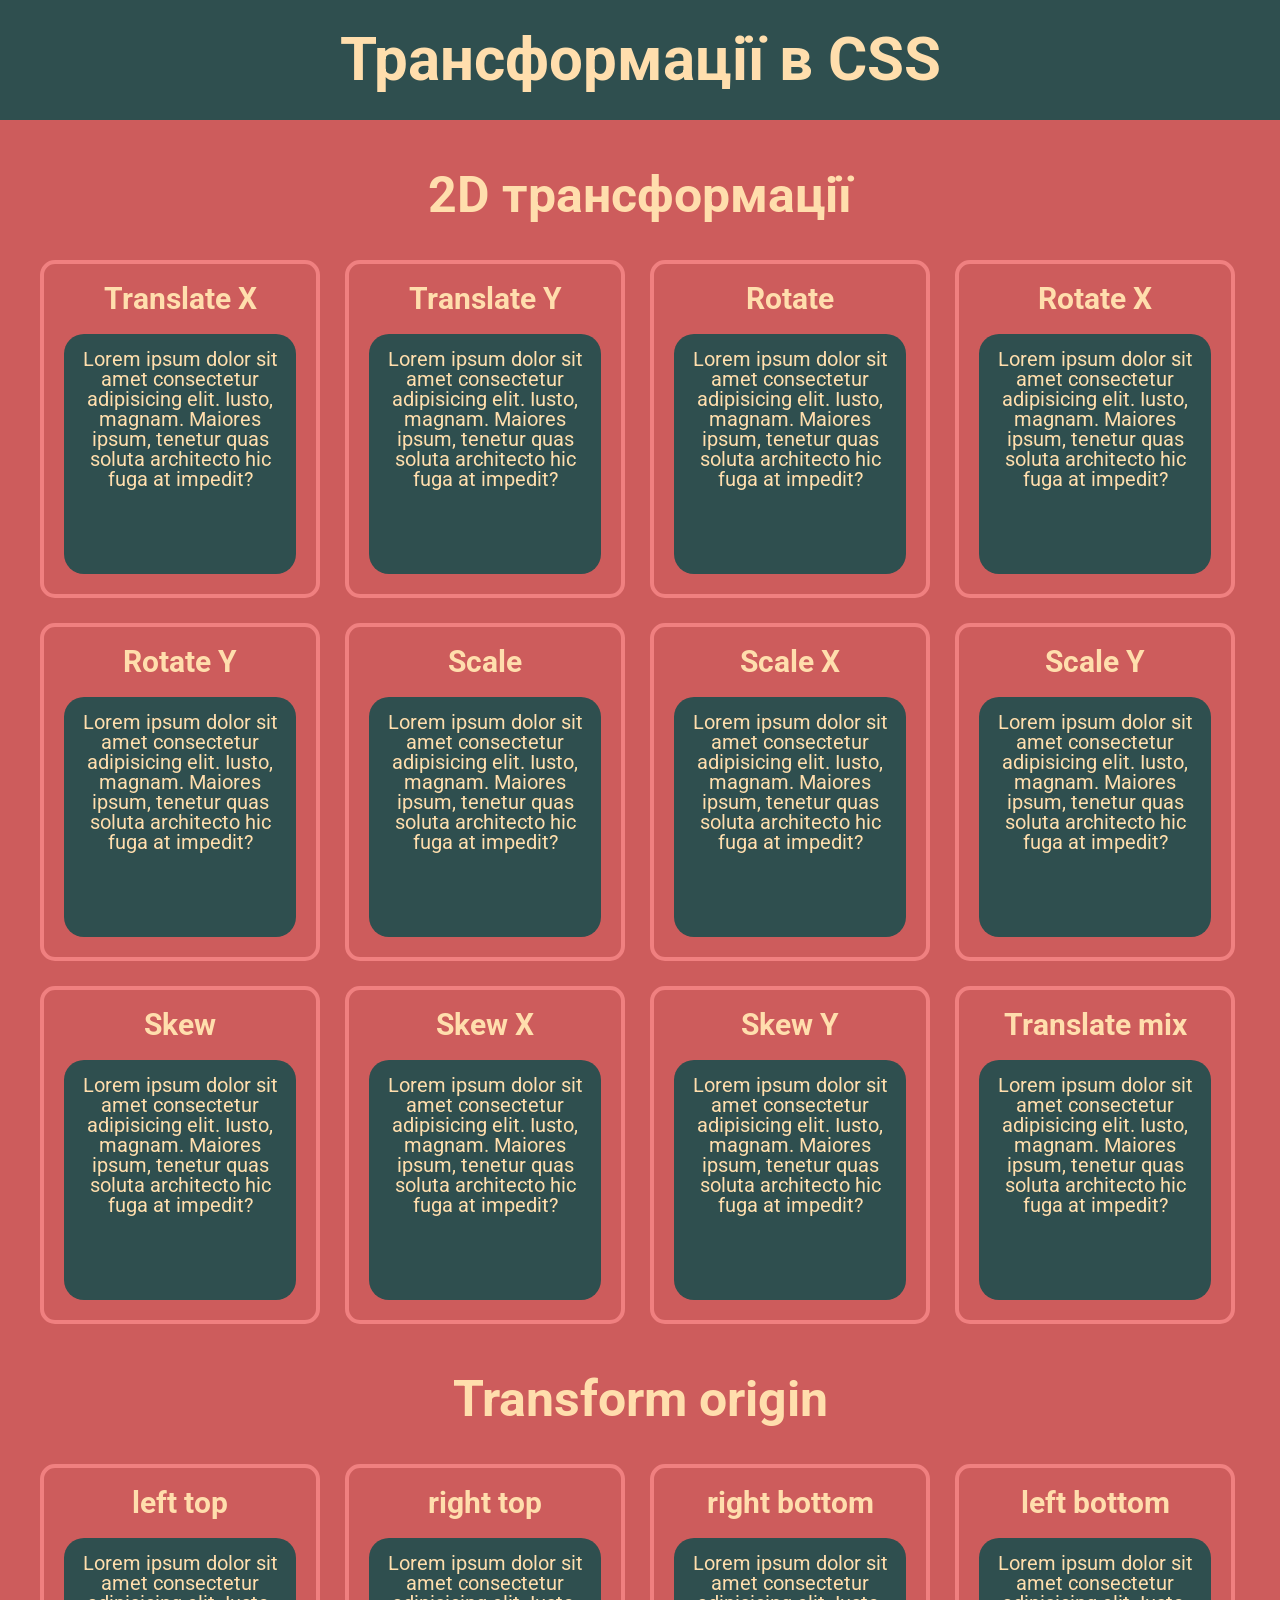
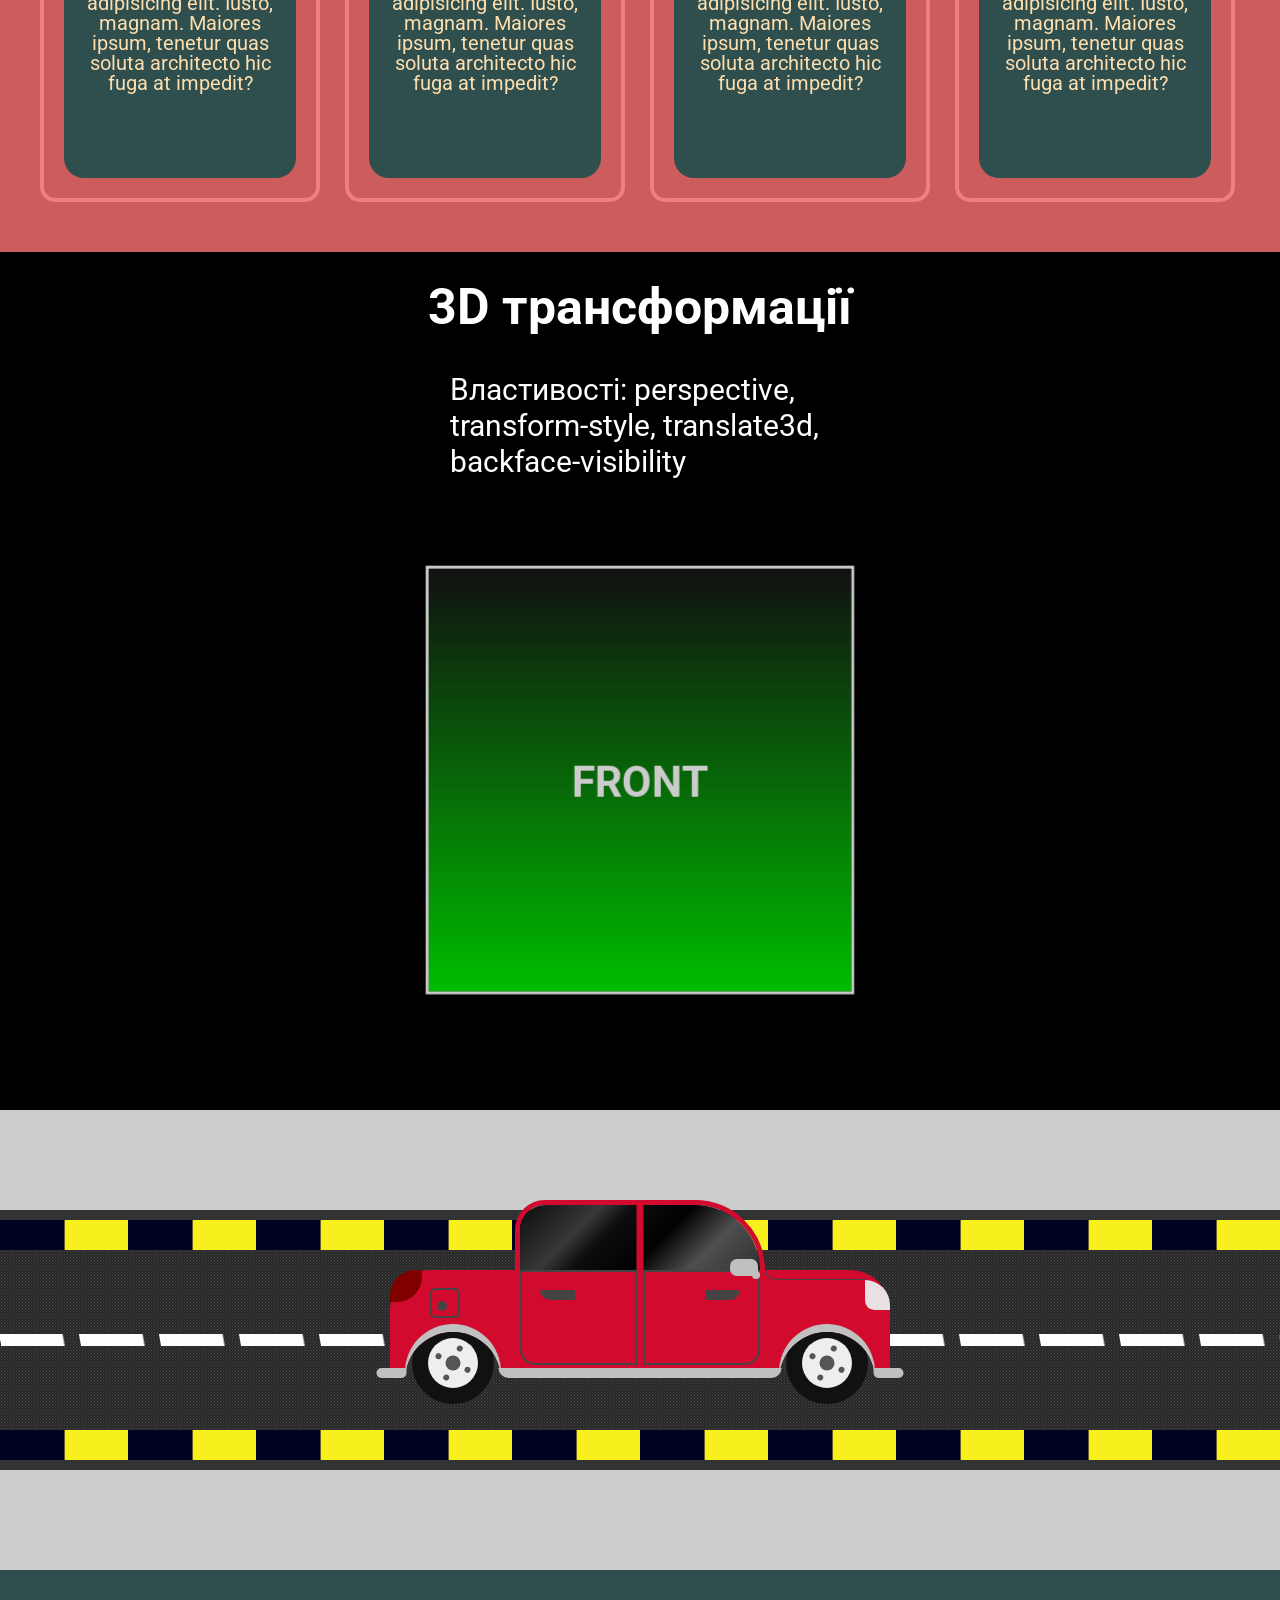
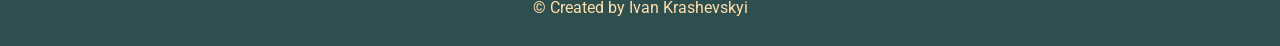
<file: lesson_11/index.html>
<!DOCTYPE html>
<html lang="zxx">
<head>
    <meta charset="UTF-8">
    <meta name="viewport" content="width=device-width, initial-scale=1.0">
    <title>Document</title>
    <link rel="stylesheet" href="./css/reset.css">
    <link rel="stylesheet" href="./css/style.css">
    <link rel="preconnect" href="https://fonts.googleapis.com">
    <link rel="preconnect" href="https://fonts.gstatic.com" crossorigin>
    <link href="https://fonts.googleapis.com/css2?family=Roboto:wght@400;700&display=swap" rel="stylesheet">
</head>
<body>
    <div class="wrapper">
        <header class="header">
            <div class="header__container">
                <h1>Трансформації в CSS</h1>
            </div>
        </header>
        <main class="page">
            <div class="page__container">
                <div class="page__section">
                    <h2 class="page__title">2D трансформації</h2>
                    <div class="page__block block block--2d">
                        <div class="block__item">
                            <h3 class="block__title">Translate X</h3>
                            <div>Lorem ipsum dolor sit amet consectetur adipisicing elit. Iusto, magnam. Maiores ipsum, tenetur quas soluta architecto hic fuga at impedit?</div>
                        </div>
                        <div class="block__item">
                            <h3 class="block__title">Translate Y</h3>
                            <div>Lorem ipsum dolor sit amet consectetur adipisicing elit. Iusto, magnam. Maiores ipsum, tenetur quas soluta architecto hic fuga at impedit?</div>
                        </div>
                        <div class="block__item">
                            <h3 class="block__title">Rotate</h3>
                            <div>Lorem ipsum dolor sit amet consectetur adipisicing elit. Iusto, magnam. Maiores ipsum, tenetur quas soluta architecto hic fuga at impedit?</div>
                        </div>
                        <div class="block__item">
                            <h3 class="block__title">Rotate X</h3>
                            <div>Lorem ipsum dolor sit amet consectetur adipisicing elit. Iusto, magnam. Maiores ipsum, tenetur quas soluta architecto hic fuga at impedit?</div>
                        </div>
                        <div class="block__item">
                            <h3 class="block__title">Rotate Y</h3>
                            <div>Lorem ipsum dolor sit amet consectetur adipisicing elit. Iusto, magnam. Maiores ipsum, tenetur quas soluta architecto hic fuga at impedit?</div>
                        </div>
                        <div class="block__item">
                            <h3 class="block__title">Scale</h3>
                            <div>Lorem ipsum dolor sit amet consectetur adipisicing elit. Iusto, magnam. Maiores ipsum, tenetur quas soluta architecto hic fuga at impedit?</div>
                        </div>
                        <div class="block__item">
                            <h3 class="block__title">Scale X</h3>
                            <div>Lorem ipsum dolor sit amet consectetur adipisicing elit. Iusto, magnam. Maiores ipsum, tenetur quas soluta architecto hic fuga at impedit?</div>
                        </div>
                        <div class="block__item">
                            <h3 class="block__title">Scale Y</h3>
                            <div>Lorem ipsum dolor sit amet consectetur adipisicing elit. Iusto, magnam. Maiores ipsum, tenetur quas soluta architecto hic fuga at impedit?</div>
                        </div>
                        <div class="block__item">
                            <h3 class="block__title">Skew</h3>
                            <div>Lorem ipsum dolor sit amet consectetur adipisicing elit. Iusto, magnam. Maiores ipsum, tenetur quas soluta architecto hic fuga at impedit?</div>
                        </div>
                        <div class="block__item">
                            <h3 class="block__title">Skew X</h3>
                            <div>Lorem ipsum dolor sit amet consectetur adipisicing elit. Iusto, magnam. Maiores ipsum, tenetur quas soluta architecto hic fuga at impedit?</div>
                        </div>
                        <div class="block__item">
                            <h3 class="block__title">Skew Y</h3>
                            <div>Lorem ipsum dolor sit amet consectetur adipisicing elit. Iusto, magnam. Maiores ipsum, tenetur quas soluta architecto hic fuga at impedit?</div>
                        </div>
                        <div class="block__item">
                            <h3 class="block__title">Translate mix</h3>
                            <div>Lorem ipsum dolor sit amet consectetur adipisicing elit. Iusto, magnam. Maiores ipsum, tenetur quas soluta architecto hic fuga at impedit?</div>
                        </div>
                    </div>
                    <h2 class="page__title">Transform origin</h2>
                    <div class="page__block block block--origin">
                        <div class="block__item">
                            <h3 class="block__title">left top</h3>
                            <div>Lorem ipsum dolor sit amet consectetur adipisicing elit. Iusto, magnam. Maiores ipsum, tenetur quas soluta architecto hic fuga at impedit?</div>
                        </div>
                        <div class="block__item">
                            <h3 class="block__title">right top</h3>
                            <div>Lorem ipsum dolor sit amet consectetur adipisicing elit. Iusto, magnam. Maiores ipsum, tenetur quas soluta architecto hic fuga at impedit?</div>
                        </div>
                        <div class="block__item">
                            <h3 class="block__title">right bottom</h3>
                            <div>Lorem ipsum dolor sit amet consectetur adipisicing elit. Iusto, magnam. Maiores ipsum, tenetur quas soluta architecto hic fuga at impedit?</div>
                        </div>
                        <div class="block__item">
                            <h3 class="block__title">left bottom</h3>
                            <div>Lorem ipsum dolor sit amet consectetur adipisicing elit. Iusto, magnam. Maiores ipsum, tenetur quas soluta architecto hic fuga at impedit?</div>
                        </div>
                    </div>
                </div>
            </div>
            <div class="page__section section--cube">
                    <h2 class="page__title">3D трансформації</h2>
                    <div class="section--cube-info">
                        Властивості: 
                        perspective, 
                        transform-style, 
                        translate3d, 
                        backface-visibility 
                    </div>
                    <div class="page__block block--cube">
                        <div class="cube-container">
                            <div class="cube">
                                <div class="cube__side front">front</div>
                                <div class="cube__side back">back</div>
                                <div class="cube__side right">right</div>
                                <div class="cube__side left">left</div>
                                <div class="cube__side top">top</div>
                                <div class="cube__side bottom">bottom</div>
                            </div>
                        </div>
                    </div>
                </div>
            <div class="road">
                <div class="track">
                    <div class="track-marcup"></div>
                    <div class="car">
                        <div class="car--frame frame">
                            <div class="frame--body">
                                <div class="frame--window"></div>
                                <div class="frame--door"></div>
                                <div class="frame--door-hands"></div>
                                <div class="frame--mirror"></div>
                            </div>
                        </div>
                        <div class="car--body body">
                            <div class="body--engine"></div>
                            <div class="body--rear-light"></div>
                            <div class="body--front-light"></div>
                            <div class="body-petrol"></div>
                        </div>
                        <div class="car--bottom-tuning bottom-tuning"></div>
                        <div class="car-tires tires">
                            <div class="tires--tire-underwing"></div>
                            <div class="tires--front-underwing"></div>
                            <div class="tires--rear-tire tire-mask">
                                <div class="tire">
                                    <div class="tire--disc">
                                        <div class="tire--screws">
                                            <span class="tire--screw"></span>
                                            <span class="tire--screw"></span>
                                            <span class="tire--screw"></span>
                                            <span class="tire--screw"></span>
                                        </div>
                                    </div>
                                    <div class="tire--axis"></div>
                                </div>
                            </div>
                            <div class="tires--front-tire tire-mask">
                                <div class="tire">
                                    <div class="tire--disc">
                                        <div class="tire--screws">
                                            <div class="tire--screw"></div>
                                            <div class="tire--screw"></div>
                                            <div class="tire--screw"></div>
                                            <div class="tire--screw"></div>
                                        </div>
                                    </div>
                                    <div class="tire--axis"></div>
                                </div>
                            </div>
                        </div>
                    </div>
                </div>
            </div>
        </main>
        <footer class="footer">
            <div class="footer__container">
                <div class="footer__text">&copy; Created by Ivan Krashevskyi</div>
            </div>
        </footer>
    </div>
</body>
</html>
</file>
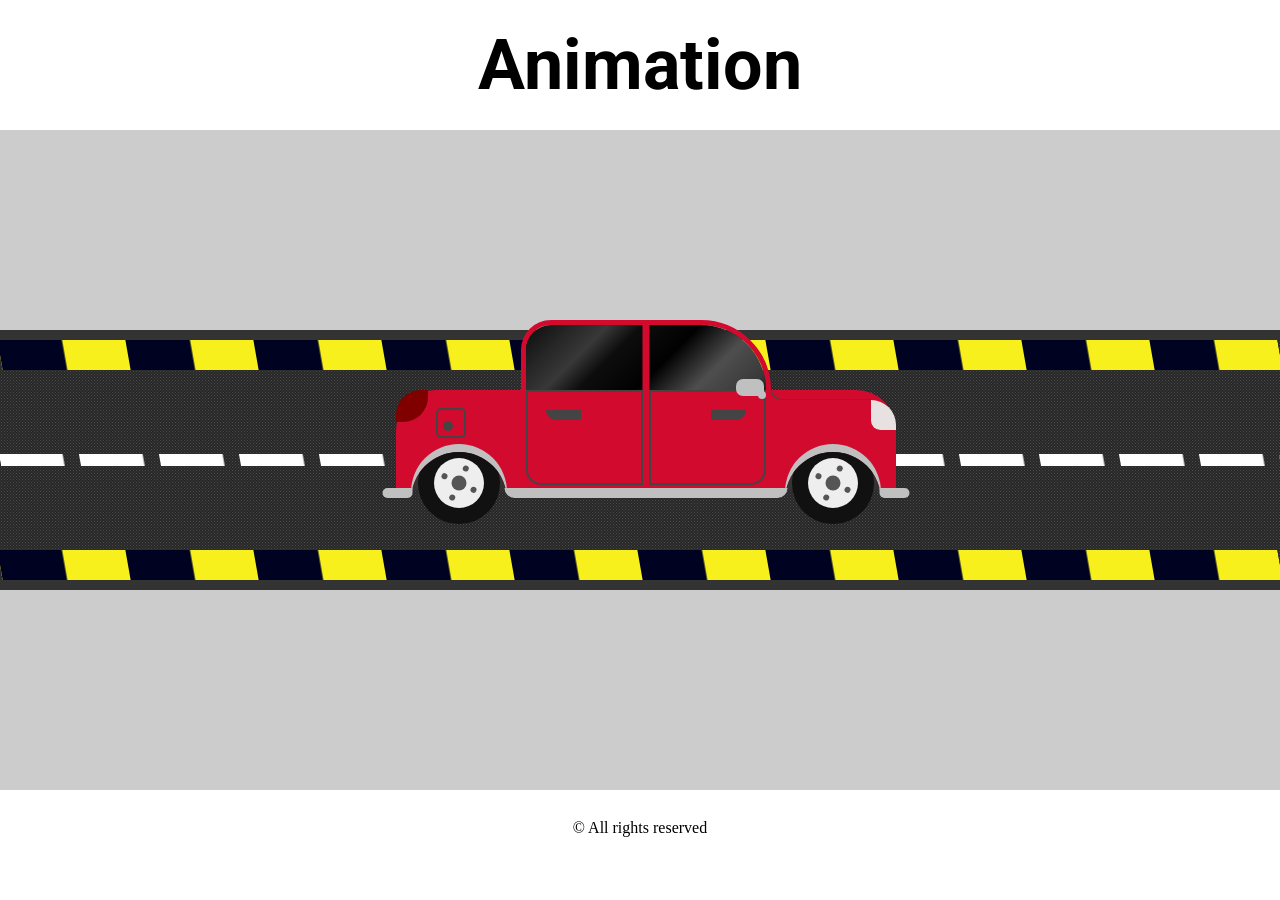
<file: lesson_12/index.html>
<!DOCTYPE html>
<html lang="en">
<head>
    <meta charset="UTF-8">
    <meta name="viewport" content="width=device-width, initial-scale=1.0">
    <title>Document</title>
    <link rel="stylesheet" href="./css/reset.css">
    <link rel="stylesheet" href="./css/style.css">
    <link rel="preconnect" href="https://fonts.googleapis.com">
    <link rel="preconnect" href="https://fonts.gstatic.com" crossorigin>
    <link href="https://fonts.googleapis.com/css2?family=Roboto:wght@400;700&display=swap" rel="stylesheet">
</head>
<body>
    <div class="wrapper">
        <header class="header">
            <div class="header__container">
                <h1>Animation</h1>
            </div>
        </header>
        <main class="page">
            <div class="road">
                <div class="track">
                    <div class="track-marcup"></div>
                    <div class="car">
                        <div class="car--frame frame">
                            <div class="frame--body">
                                <div class="frame--window"></div>
                                <div class="frame--door"></div>
                                <div class="frame--door-hands"></div>
                                <div class="frame--mirror"></div>
                            </div>
                        </div>
                        <div class="car--body body">
                            <div class="body--engine"></div>
                            <div class="body--rear-light"></div>
                            <div class="body--front-light"></div>
                            <div class="body-petrol"></div>
                        </div>
                        <div class="car--bottom-tuning bottom-tuning"></div>
                        <div class="car-tires tires">
                            <div class="tires--tire-underwing"></div>
                            <div class="tires--front-underwing"></div>
                            <div class="tires--rear-tire tire-mask">
                                <div class="tire">
                                    <div class="tire--disc">
                                        <div class="tire--screws">
                                            <span class="tire--screw"></span>
                                            <span class="tire--screw"></span>
                                            <span class="tire--screw"></span>
                                            <span class="tire--screw"></span>
                                        </div>
                                    </div>
                                    <div class="tire--axis"></div>
                                </div>
                            </div>
                            <div class="tires--front-tire tire-mask">
                                <div class="tire">
                                    <div class="tire--disc">
                                        <div class="tire--screws">
                                            <div class="tire--screw"></div>
                                            <div class="tire--screw"></div>
                                            <div class="tire--screw"></div>
                                            <div class="tire--screw"></div>
                                        </div>
                                    </div>
                                    <div class="tire--axis"></div>
                                </div>
                            </div>
                        </div>
                    </div>
                </div>
            </div>
        </main>
        <footer class="footer">
            <div class="footer__container">
                <div class="footer__text">
                    &copy; All rights reserved
                </div>
            </div>
        </footer>
    </div>
</body>
</html>
</file>
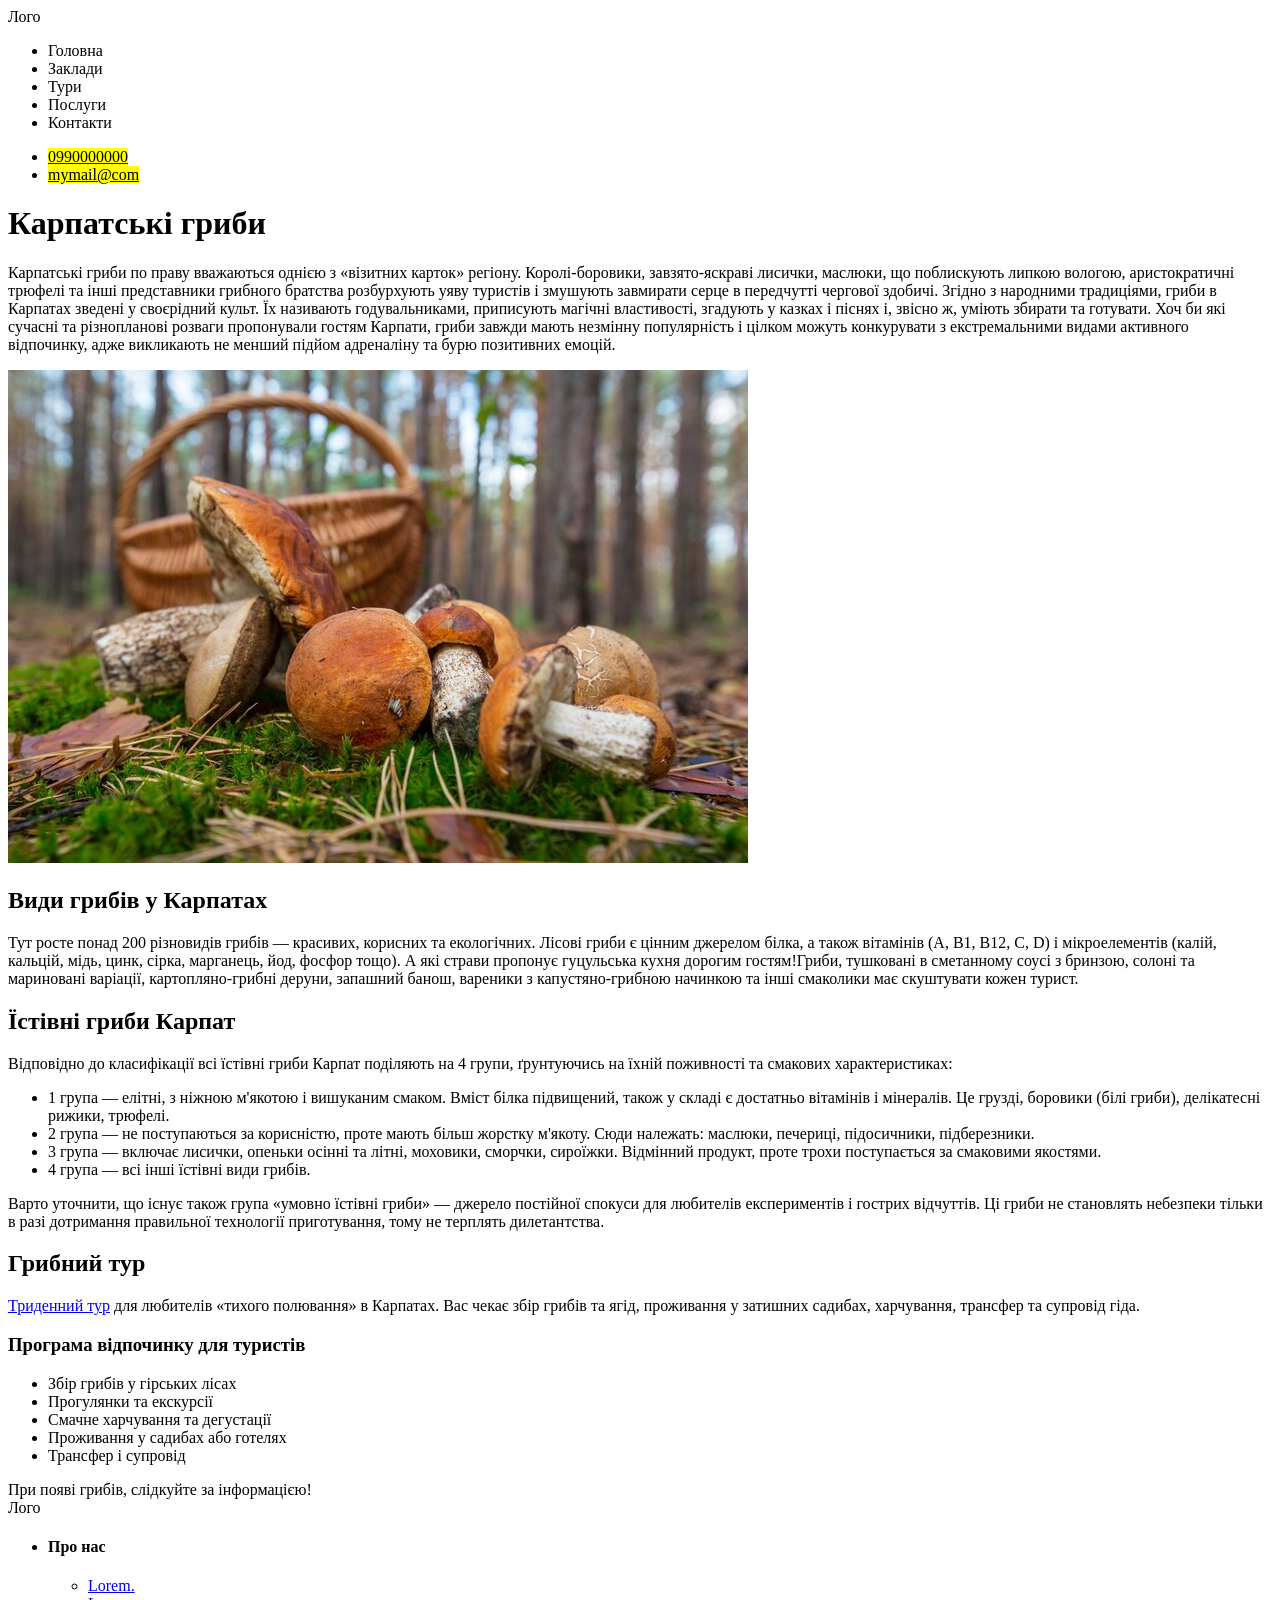
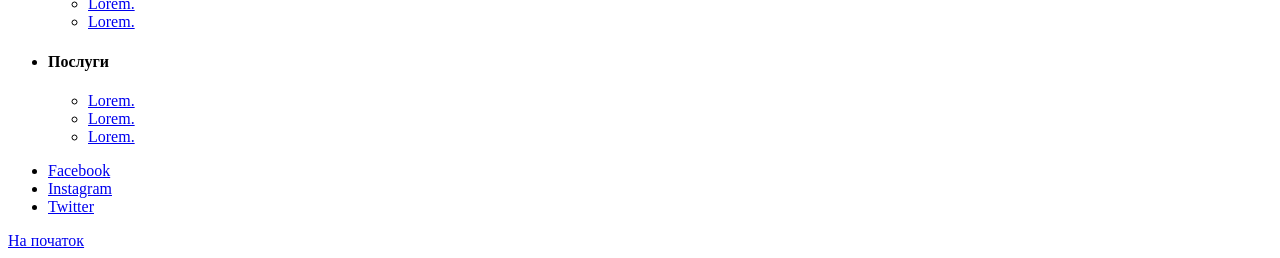
<file: lesson_2/index.html>
<!DOCTYPE html>
<html lang="uk">
<head>
    <meta charset="UTF-8">
    <meta name="viewport" content="width=device-width, initial-scale=1.0">
    <title>Карпатські гриби</title>
</head>
<body>
    <header id="top">
        <div>Лого</div>
        <ul>
            <li>Головна</li>
            <li>Заклади</li>
            <li>Тури</li>
            <li>Послуги</li>
            <li>Контакти</li>
        </ul>
        <ul>
            <li><a href="tel:0990000000"><mark>0990000000</mark></a></li>
            <li><a href="mailto:mymail@com"><mark>mymail@com</mark></a></li>
        </ul>
    </header>
    <main>
        <div>
            <h1>Карпатські гриби</h1>
            <p>
                Карпатські гриби по праву вважаються однією з «візитних карток» регіону. Королі-боровики, завзято-яскраві лисички, маслюки, що поблискують липкою вологою, аристократичні трюфелі та інші представники грибного братства розбурхують уяву туристів і змушують завмирати серце в передчутті чергової здобичі.
                Згідно з народними традиціями, гриби в Карпатах зведені у своєрідний культ. Їх називають годувальниками, приписують магічні властивості, згадують у казках і піснях і, звісно ж, уміють збирати та готувати. Хоч би які сучасні та різнопланові розваги пропонували гостям Карпати, гриби завжди мають незмінну популярність і цілком можуть конкурувати з екстремальними видами активного відпочинку, адже викликають не менший підйом адреналіну та бурю позитивних емоцій.
            </p>
            <img src="./img/mushrooms.png" alt="Гриби" title="Гриби">
        </div>
        <div>
            <h2>Види грибів у Карпатах</h2>
            <p>
                Тут росте понад 200 різновидів грибів — красивих, корисних та екологічних. Лісові гриби є цінним джерелом білка, а також вітамінів (A, B1, B12, C, D) і мікроелементів (калій, кальцій, мідь, цинк, сірка, марганець, йод, фосфор тощо). А які страви пропонує гуцульська кухня дорогим гостям!Гриби, тушковані в сметанному соусі з бринзою, солоні та мариновані варіації, картопляно-грибні деруни, запашний банош, вареники з капустяно-грибною начинкою та інші смаколики має скуштувати кожен турист.
            </p>
        </div>
        <div>
            <h2>Їстівні гриби Карпат</h2>
            <p>
                Відповідно до класифікації всі їстівні гриби Карпат поділяють на 4 групи, ґрунтуючись на їхній поживності та смакових характеристиках:
            </p>
            <ul>
                <li>
                    1 група — елітні, з ніжною м'якотою і вишуканим смаком. Вміст білка підвищений, також у складі є достатньо вітамінів і мінералів. Це грузді, боровики (білі гриби), делікатесні рижики, трюфелі.
                </li>
                <li>
                    2 група — не поступаються за корисністю, проте мають більш жорстку м'якоту. Сюди належать: маслюки, печериці, підосичники, підберезники.
                </li>
                <li>
                    3 група — включає лисички, опеньки осінні та літні, моховики, сморчки, сироїжки. Відмінний продукт, проте трохи поступається за смаковими якостями.
                </li>
                <li>
                    4 група — всі інші їстівні види грибів.
                </li>
            </ul>
            <p>
                Варто уточнити, що існує також група «умовно їстівні гриби» — джерело постійної спокуси для любителів експериментів і гострих відчуттів. Ці гриби не становлять небезпеки тільки в разі дотримання правильної технології приготування, тому не терплять дилетантства.
            </p>
        </div>
        <div>
            <h2>Грибний тур</h2>
            <p>
                <a href="#">Триденний тур</a> для любителів «тихого полювання» в Карпатах.
                Вас чекає збір грибів та ягід, проживання у затишних садибах, харчування, трансфер та супровід гіда.
            </p>
            <h3>Програма відпочинку для туристів</h3>
            <ul>
                <li>Збір грибів у гірських лісах</li>
                <li>Прогулянки та екскурсії</li>
                <li>Смачне харчування та дегустації</li>
                <li>Проживання у садибах або готелях</li>
                <li>Трансфер і супровід</li>
            </ul>
            <span>При появі грибів, слідкуйте за інформацією!</span>
        </div>
    </main>
    <footer>
        <div>
            <div>Лого</div>
            <ul>
                <li>
                    <h4>Про нас</h4>
                    <ul>
                        <li><a href="#">Lorem.</a></li>
                        <li><a href="#">Lorem.</a></li>
                        <li><a href="#">Lorem.</a></li>
                    </ul>
                </li>
                <li>
                    <h4>Послуги</h4>
                    <ul>
                        <li><a href="#">Lorem.</a></li>
                        <li><a href="#">Lorem.</a></li>
                        <li><a href="#">Lorem.</a></li>
                    </ul>
                </li>
            </ul>
            <ul>
                <li><a href="#" target="_blank">Facebook</a></li>
                <li><a href="#" target="_blank">Instagram</a></li>
                <li><a href="#" target="_blank">Twitter</a></li>
            </ul>
            <a href="#top">На початок</a>
        </div>
    </footer>
</body>
</html>
</file>
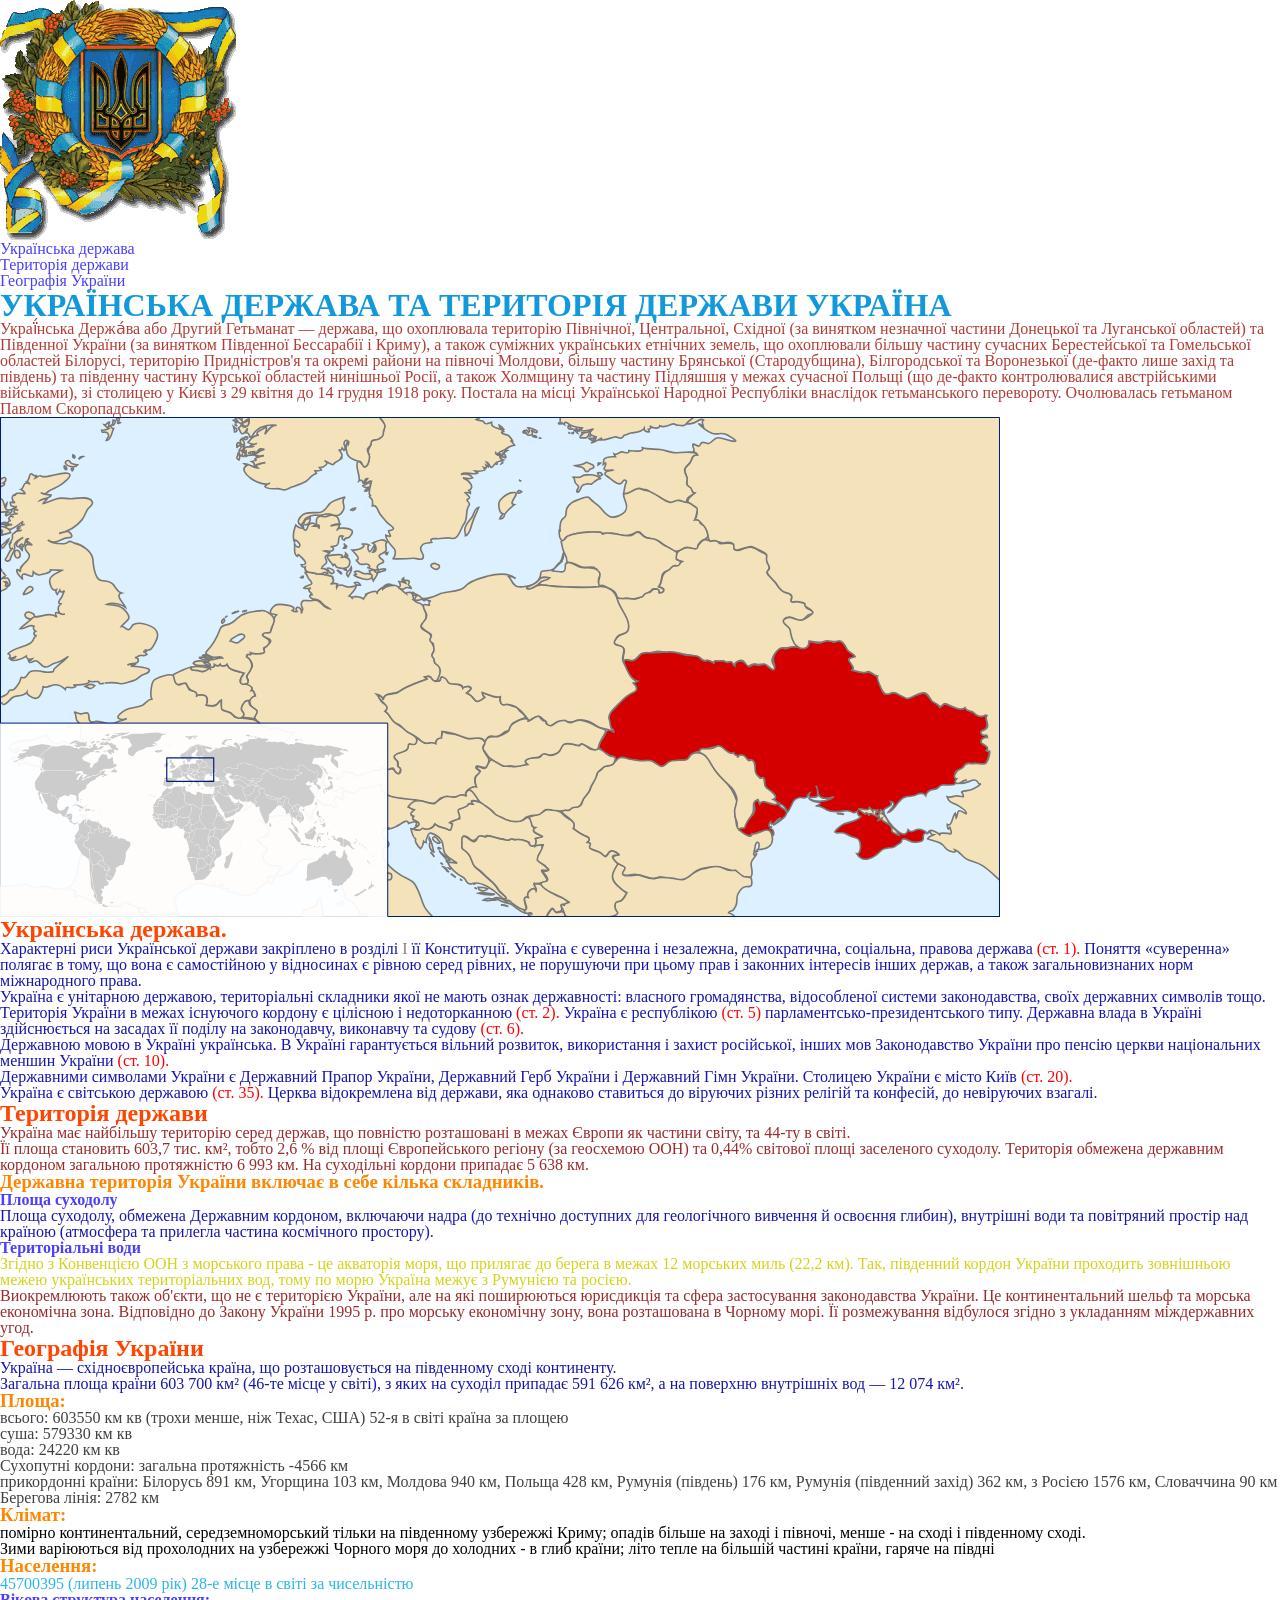
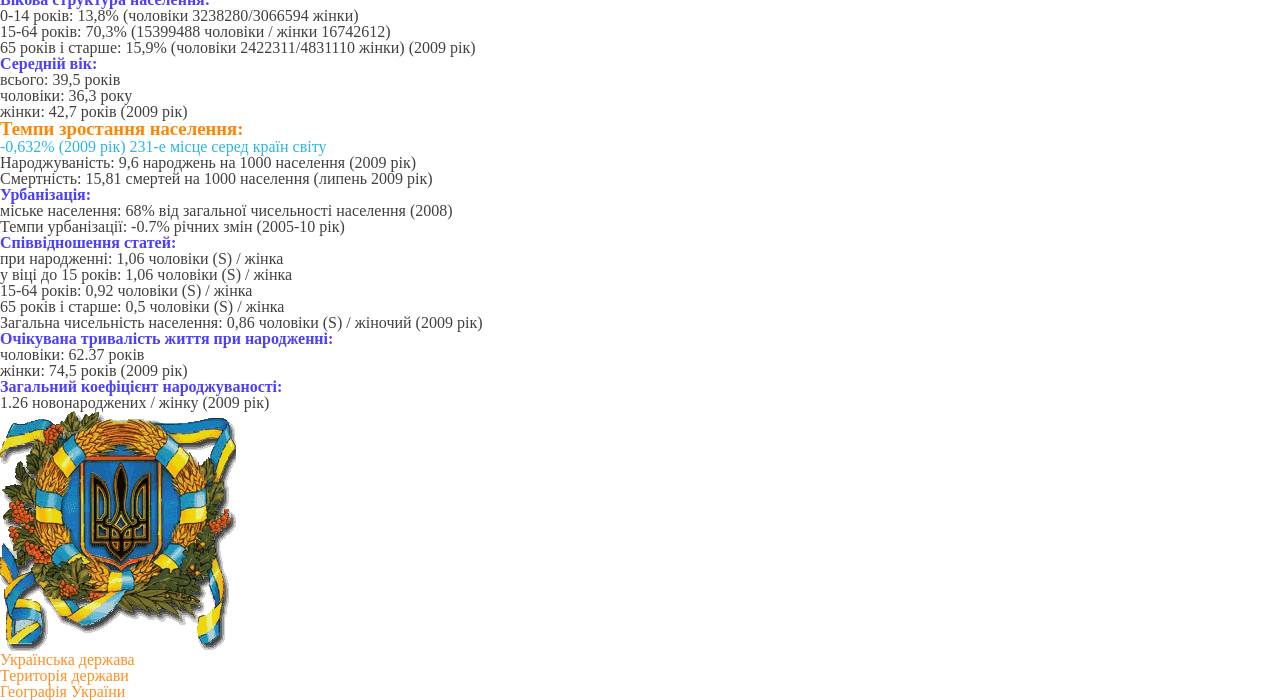
<file: lesson_3/index.html>
<!DOCTYPE html>
<html lang="uk">
<head>
    <meta charset="UTF-8">
    <meta name="viewport" content="width=device-width, initial-scale=1.0">
    <title>Географія України</title>
    <link rel="stylesheet" href="css/reset.css">
    <link rel="stylesheet" href="css/style.css">
</head>
<body>
    <header class="header">
        <div class="container">
            <div class="logo">
                <img src="./img/gerb_ukr.png" alt="Герб України">
            </div>
            <ul class="nav">
                <li class="nav-item">
                    <a class="nav-link" href="#ukrainian-state">Українська держава</a>
                </li>
                <li class="nav-item">
                    <a class="nav-link" href="#state-territory">Територія держави</a>
                </li>
                <li class="nav-item">
                    <a class="nav-link" href="#geography-ukraine">Географія України</a>
                </li>
            </ul>
        </div>
    </header>
    <main class="main">
        <div class="container">
            <div class="main-section">
                <h1 id="main-title">УКРАЇНСЬКА ДЕРЖАВА ТА ТЕРИТОРІЯ ДЕРЖАВИ УКРАЇНА</h1>
                <p class="text main-text">
                    Украї́нська Держа́ва або Другий Гетьманат — держава, що охоплювала територію Північної, Центральної, Східної (за винятком незначної частини Донецької та Луганської областей) та Південної України (за винятком Південної Бессарабії і Криму), а також суміжних українських етнічних земель, що охоплювали більшу частину сучасних Берестейської та Гомельської областей Білорусі, територію Придністров'я та окремі райони на півночі Молдови, більшу частину Брянської (Стародубщина), Білгородської та Воронезької (де-факто лише захід та південь) та південну частину Курської областей нинішньої Росії, а також Холмщину та частину Підляшшя у межах сучасної Польщі (що де-факто контролювалися австрійськими військами), зі столицею у Києві з 29 квітня до 14 грудня 1918 року. Постала на місці Української Народної Республіки внаслідок гетьманського перевороту. Очолювалась гетьманом Павлом Скоропадським.
                </p>
                <img src="./img/LocationUkraine.svg" alt="Локація України на карті">
            </div>
            <div class="ukrainian-state" id="ukrainian-state">
                <h2 class="secondary-title">Українська держава.</h2>
                <p class="text">
                    Характерні риси Української держави закріплено в розділі <span class="roman-symbols">I</span> її Конституції. Україна є <span>суверенна і незалежна</span>, демократична, соціальна, правова держава <span class="article-constitution">(ст. 1).</span> Поняття «суверенна» полягає в тому, що вона є самостійною у відносинах є рівною серед рівних, не порушуючи при цьому прав і законних інтересів інших держав, а також загальновизнаних норм міжнародного права.
                </p>
                <p class="text">
                    Україна є унітарною державою, територіальні складники якої не мають ознак державності: власного
                    громадянства, відособленої системи законодавства, своїх державних символів тощо.
                </p>
                <p class="text">
                    Територія України в межах існуючого кордону є цілісною і недоторканною <span class="article-constitution">(ст. 2).</span>
                    Україна є республікою <span class="article-constitution">(ст. 5)</span> парламентсько-президентського типу. Державна влада в Україні здійснюється на засадах її поділу на законодавчу, виконавчу та судову <span class="article-constitution">(ст. 6).</span>
                </p>
                <p class="text">
                    Державною мовою в Україні українська. В Україні гарантується вільний розвиток, використання і захист російської, інших мов
                    Законодавство України про пенсію церкви національних меншин України <span class="article-constitution">(ст. 10).</span>
                </p>
                <p class="text">
                    Державними символами України є Державний Прапор України,
                    Державний Герб України і Державний Гімн України. Столицею України є місто Київ <span class="article-constitution">(ст. 20).</span>
                </p>
                <p class="text">
                    Україна є світською державою <span class="article-constitution">(ст. 35).</span> Церква відокремлена від держави, яка однаково ставиться до віруючих різних релігій та конфесій, до невіруючих взагалі.
                </p>
            </div>
        </div>
        <div class="state-territory" id="state-territory">
            <h2 class="secondary-title">Територія держави</h2>
            <p class="text">
                Україна має найбільшу територію серед держав, що повністю розташовані в межах Європи як частини світу, та 44-ту в світі.
            </p>
            <p class="text">
                Її площа становить 603,7 тис. км², тобто 2,6 % від площі Європейського регіону (за геосхемою ООН) та 0,44% світової площі заселеного суходолу. Територія обмежена державним кордоном загальною протяжністю 6 993 км. На суходільні кордони припадає 5 638 км.
            </p>
            <h3>Державна територія України включає в себе кілька складників.</h3>
            <ul class="list">
                <li class="list-item">
                    <h4 class="list-title">Площа суходолу</h4>
                    Площа суходолу, обмежена Державним кордоном, включаючи надра (до технічно доступних для геологічного вивчення й освоєння глибин), внутрішні води та повітряний простір над країною (атмосфера та прилегла частина космічного простору).

                </li>
                <li class="list-item">
                    <h4 class="list-title">Територіальні води</h4>
                    Згідно з Конвенцією ООН з морського права - це акваторія моря, що прилягає до берега в межах 12 морських миль (22,2 км). Так, південний кордон України проходить зовнішньою межею українських територіальних вод, тому по морю Україна межує з Румунією та росією.
                </li>
            </ul>
            <p class="text">
                Виокремлюють також об'єкти, що не є територією України, але на які поширюються юрисдикція та сфера застосування
                законодавства України. Це континентальний шельф та морська економічна зона. Відповідно до Закону України 1995 р. про морську економічну зону, вона розташована в Чорному морі. Її розмежування відбулося згідно з укладанням міждержавних угод.
            </p>
        </div>
        <div class="geography-ukraine" id="geography-ukraine">
            <h2 class="secondary-title">Географія України</h2>
            <p class="text">
                Україна — східноєвропейська країна, що розташовується на південному сході континенту. <br> Загальна площа країни 603 700 км² (46-те місце у світі), з яких на суходіл припадає 591 626 км², а на поверхню внутрішніх вод — 12 074 км².
            </p>
            <div class="area">
                <h3>Площа:</h3>
                <ul class="list">
                    <li class="list-item">
                        всього: 603550 км кв (трохи менше, ніж Техас, США) 52-я в світі країна за площею
                    </li>
                    <li class="list-item">
                        суша: 579330 км кв
                    </li>
                    <li class="list-item">
                        вода: 24220 км кв
                    </li>
                    <li class="list-item">
                        Сухопутні кордони: загальна протяжність -4566 км
                    </li>
                    <li class="list-item">
                        прикордонні країни: Білорусь 891 км, Угорщина 103 км, Молдова 940 км, Польща 428 км, Румунія (південь) 176 км, Румунія (південний захід) 362 км, з Росією 1576 км, Словаччина 90 км
                    </li>
                    <li class="list-item">
                        Берегова лінія: 2782 км
                    </li>
                </ul>
            </div>
            <div class="climate">
                <h3>Клімат:</h3>
                <p>
                    помірно континентальний, середземноморський тільки на південному узбережжі Криму; опадів більше на заході і півночі, менше - на сході і південному сході. <br> Зими варіюються від прохолодних на узбережжі Чорного моря до холодних - в глиб країни; літо тепле на більшій частині країни, гаряче на півдні
                </p>
            </div>
            <div class="population">
                <h3>Населення:</h3>
                <span class="sub-text">45700395 (липень 2009 рік) 28-е місце в світі за чисельністю</span>
                <ul class="list">
                    <li class="list-item">
                        <h4 class="list-title">Вікова структура населення:</h4>
                        <ul class="inner-list">
                            <li class="inner-list-item">0-14 років: 13,8% (чоловіки 3238280/3066594 жінки)</li>
                            <li class="inner-list-item">15-64 років: 70,3% (15399488 чоловіки / жінки 16742612)</li>
                            <li class="inner-list-item">65 років і старше: 15,9% (чоловіки 2422311/4831110 жінки) (2009 рік)</li>
                        </ul>
                    </li>
                    <li class="list-item">
                        <h4 class="list-title">Середній вік:</h4>
                        <ul class="inner-list">
                            <li class="inner-list-item">всього: 39,5 років</li>
                            <li class="inner-list-item">чоловіки: 36,3 року</li>
                            <li class="inner-list-item">жінки: 42,7 років (2009 рік)</li>
                        </ul>
                    </li>
                    <li class="list-item">
                        <h3 class="list-title">Темпи зростання населення:</h3>
                        <span>-0,632% (2009 рік) 231-е місце серед країн світу</span>
                        <ul class="inner-list">
                            <li class="inner-list-item">Народжуваність: 9,6 народжень на 1000 населення (2009 рік)</li>
                            <li class="inner-list-item">Смертність: 15,81 смертей на 1000 населення (липень 2009 рік)</li>
                        </ul>
                    </li>
                    <li class="list-item">
                        <h4 class="list-title">Урбанізація:</h4>
                        <ul class="inner-list">
                            <li class="inner-list-item">міське населення: 68% від загальної чисельності населення (2008)</li>
                            <li class="inner-list-item">Темпи урбанізації: -0.7% річних змін (2005-10 рік)</li>
                        </ul>
                    </li>
                    <li class="list-item">
                        <h4 class="list-title">Співвідношення статей:</h4>
                        <ul class="inner-list">
                            <li class="inner-list-item">при народженні: 1,06 чоловіки (S) / жінка</li>
                            <li class="inner-list-item">у віці до 15 років: 1,06 чоловіки (S) / жінка</li>
                            <li class="inner-list-item">15-64 років: 0,92 чоловіки (S) / жінка</li>
                            <li class="inner-list-item">65 років і старше: 0,5 чоловіки (S) / жінка</li>
                            <li class="inner-list-item">Загальна чисельність населення: 0,86 чоловіки (S) / жіночий (2009 рік)</li>
                        </ul>
                    </li>
                    <li class="list-item">
                        <h4 class="list-title">Очікувана тривалість життя при народженні:</h4>
                        <ul class="inner-list">
                            <li class="inner-list-item">чоловіки: 62.37 років</li>
                            <li class="inner-list-item">жінки: 74,5 років (2009 рік)</li>
                        </ul>
                    </li>
                    <li class="list-item">
                        <h4 class="list-title">Загальний коефіцієнт народжуваності:</h4>
                        <ul class="inner-list">
                            <li class="inner-list-item">1.26 новонароджених / жінку (2009 рік)</li>
                        </ul>
                    </li>
                </ul>
            </div>
        </div>
    </main>
    <footer class="footer">
        <div class="container">
            <img class="logo" src="./img/gerb_ukr.png" alt="Герб України">
        </div>
        <ul class="nav">
                <li class="nav-item">
                    <a class="nav-link" href="#ukrainian-state">Українська держава</a>
                </li>
                <li class="nav-item">
                    <a class="nav-link" href="#state-territory">Територія держави</a>
                </li>
                <li class="nav-item">
                    <a class="nav-link" href="#geography-ukraine">Географія України</a>
                </li>
            </ul>
    </footer>
</body>
</html>
</file>
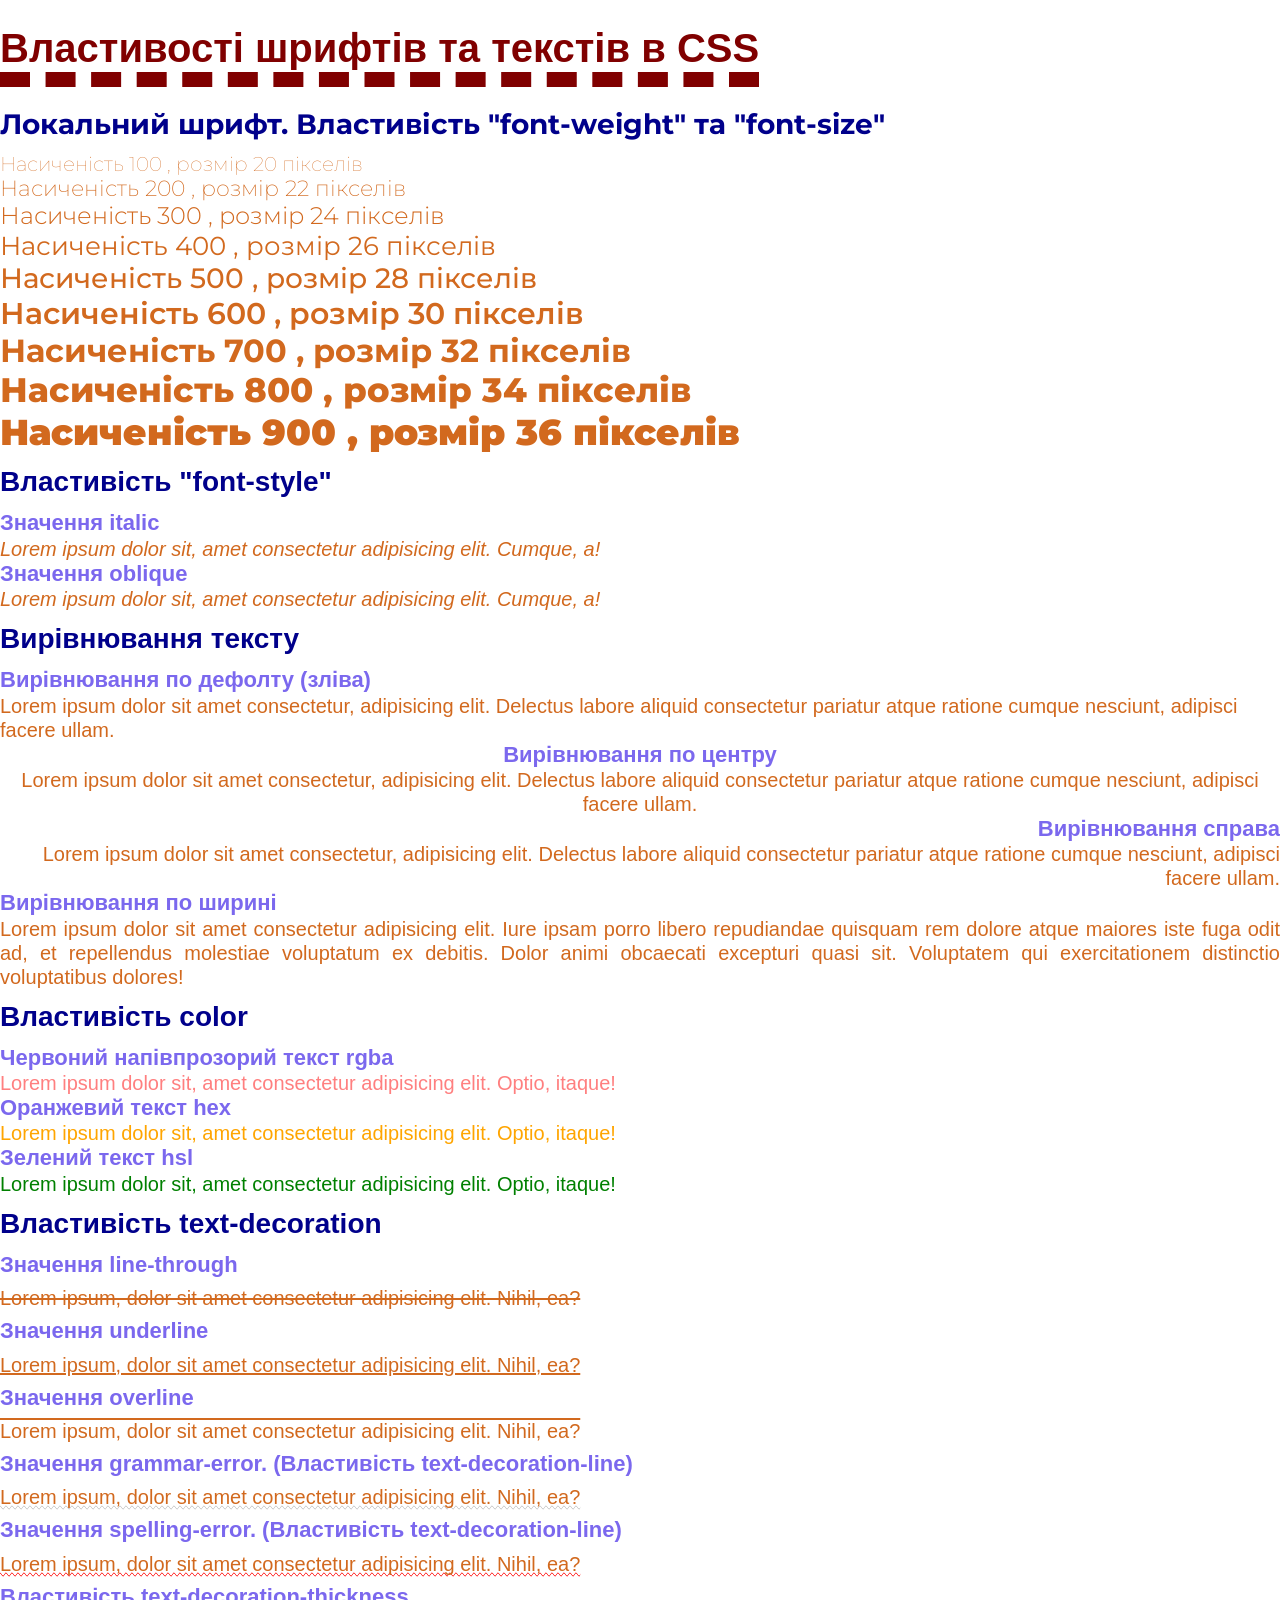
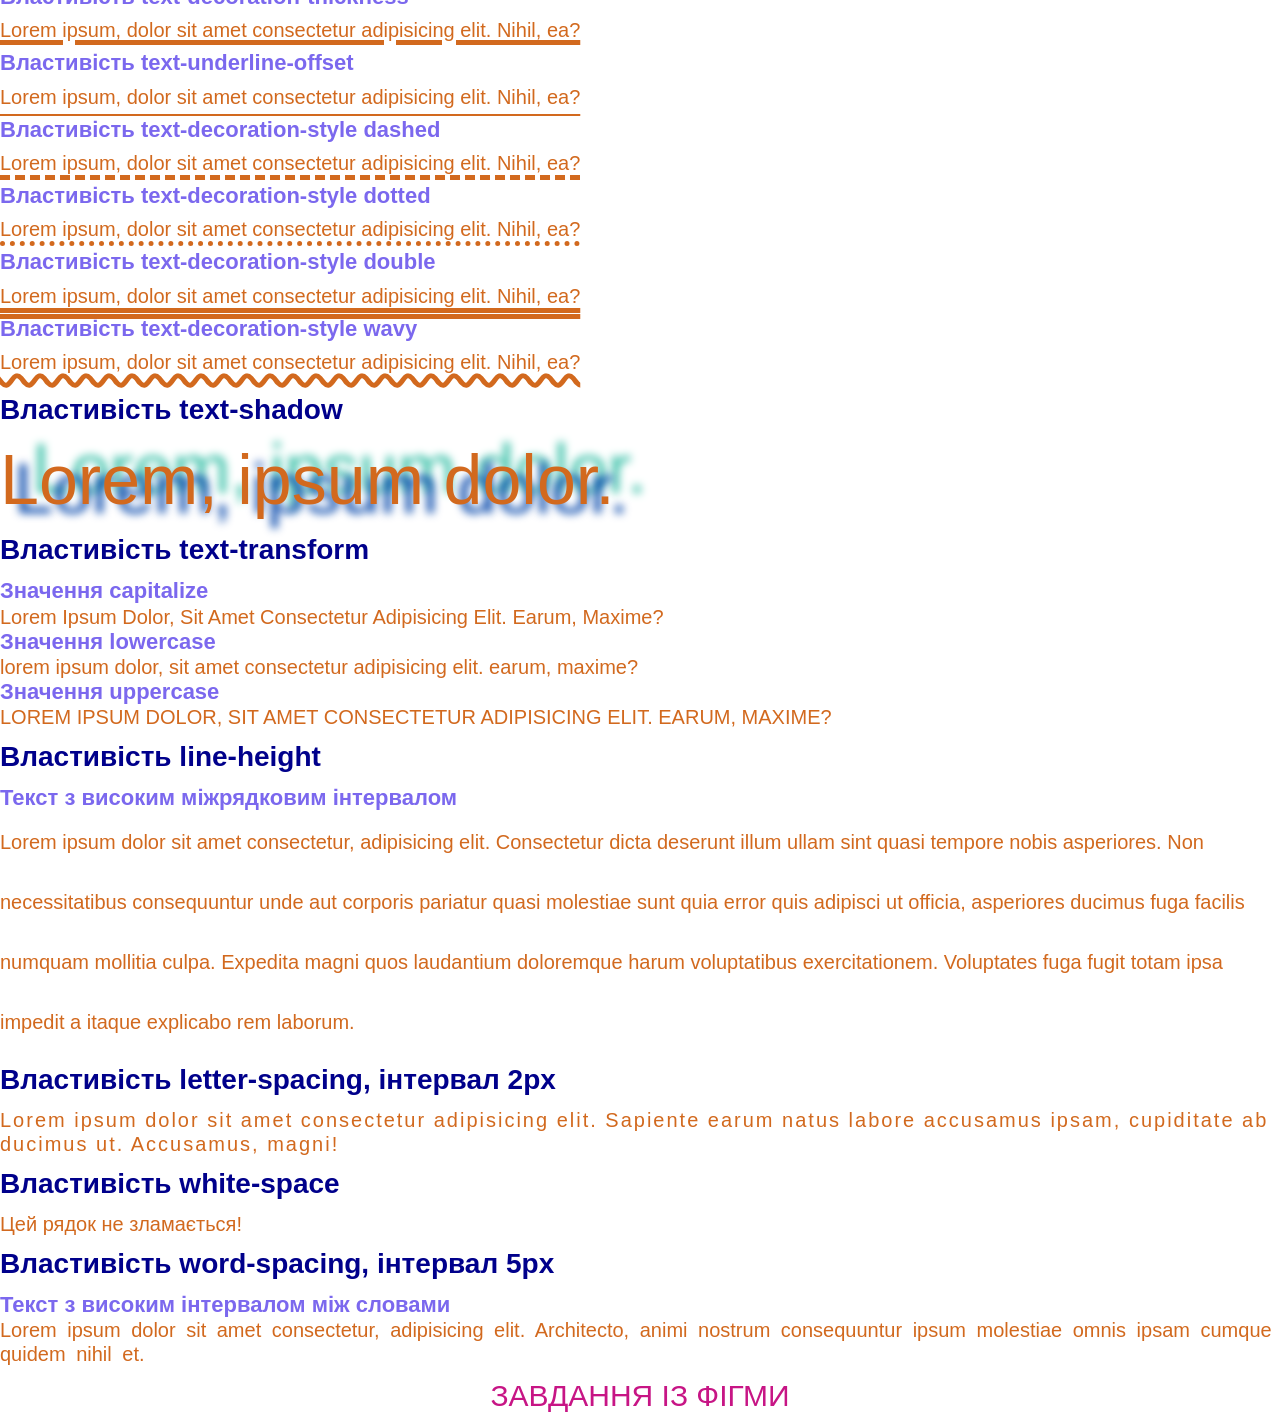
<file: lesson_4/index.html>
<!DOCTYPE html>
<html lang="zxx">
<head>
    <meta charset="UTF-8">
    <meta name="viewport" content="width=device-width, initial-scale=1.0">
    <title>Тексти в CSS</title>
    <link rel="preconnect" href="https://fonts.googleapis.com">
    <link rel="preconnect" href="https://fonts.gstatic.com" crossorigin>
    <link href="https://fonts.googleapis.com/css2?family=Mulish:ital,wght@0,400;0,700;1,400&display=swap" rel="stylesheet">
    <link rel="stylesheet" href="./css/font.css">
    <link rel="stylesheet" href="./css/reset.css">
    <link rel="stylesheet" href="./css/style.css">
</head>
<body>
    <header class="header">
        <h1 class="main-title">Властивості шрифтів та текстів в CSS</h1>
    </header>
    <main class="main">
        <div class="container">
            <div class="font-weight">
                <h2 class="secondary-title">Локальний шрифт. Властивість "font-weight" та "font-size"</h2>
                <ul>
                    <li class="font-weight-thin">
                        Насиченість 100 , розмір 20 пікселів
                    </li>
                    <li class="font-weight-extralight">
                        Насиченість 200 , розмір 22 пікселів
                    </li>
                    <li class="font-weight-light">
                        Насиченість 300 , розмір 24 пікселів
                    </li>
                    <li class="font-weight-regular">
                        Насиченість 400 , розмір 26 пікселів
                    </li>
                    <li class="font-weight-medium">
                        Насиченість 500 , розмір 28 пікселів
                    </li>
                    <li class="font-weight-semibold">
                        Насиченість 600 , розмір 30 пікселів
                    </li>
                    <li class="font-weight-bold">
                        Насиченість 700 , розмір 32 пікселів
                    </li>
                    <li class="font-weight-extrabold">
                        Насиченість 800 , розмір 34 пікселів
                    </li>
                    <li class="font-weight-black">
                        Насиченість 900 , розмір 36 пікселів
                    </li>
                </ul>
            </div>
            <div class="font-style">
                <h2 class="secondary-title">Властивість "font-style"</h2>
                <ul>
                    <li class="font-style-italic">
                        <h3 class="third-level-heading">Значення italic</h3>
                        <p>Lorem ipsum dolor sit, amet consectetur adipisicing elit. Cumque, a!</p>
                    </li>
                    <li class="font-style-oblique">
                        <h3 class="third-level-heading">Значення oblique</h3>
                        <p>Lorem ipsum dolor sit, amet consectetur adipisicing elit. Cumque, a!</p>
                    </li>
                </ul>
            </div>
            <div class="text-align">
                <h2 class="secondary-title">Вирівнювання тексту</h2>
                <ul>
                    <li class="text-align-left">
                        <h3 class="third-level-heading">Вирівнювання по дефолту (зліва)</h3>
                        <p>Lorem ipsum dolor sit amet consectetur, adipisicing elit. Delectus labore aliquid consectetur pariatur atque ratione cumque nesciunt, adipisci facere ullam.</p>
                    </li>
                    <li class="text-align-center">
                        <h3 class="third-level-heading">Вирівнювання по центру</h3>
                        <p>Lorem ipsum dolor sit amet consectetur, adipisicing elit. Delectus labore aliquid consectetur pariatur atque ratione cumque nesciunt, adipisci facere ullam.</p>
                    </li>
                    <li class="text-align-right">
                        <h3 class="third-level-heading">Вирівнювання справа</h3>
                        <p>Lorem ipsum dolor sit amet consectetur, adipisicing elit. Delectus labore aliquid consectetur pariatur atque ratione cumque nesciunt, adipisci facere ullam.</p>
                    </li>
                    <li class="text-align-justify">
                        <h3 class="third-level-heading">Вирівнювання по ширині</h3>
                        <p>Lorem ipsum dolor sit amet consectetur adipisicing elit. Iure ipsam porro libero repudiandae quisquam rem dolore atque maiores iste fuga odit ad, et repellendus molestiae voluptatum ex debitis. Dolor animi obcaecati excepturi quasi sit. Voluptatem qui exercitationem distinctio voluptatibus dolores!</p>
                    </li>
                </ul>
            </div>
            <div class="color">
                <h2 class="secondary-title">Властивість color</h2>
                <ul>
                    <li class="color-rgba">
                        <h3 class="third-level-heading">Червоний напівпрозорий текст rgba</h3>
                        <p>Lorem ipsum dolor sit, amet consectetur adipisicing elit. Optio, itaque!</p>
                    </li>
                    <li class="color-hex">
                        <h3 class="third-level-heading">Оранжевий текст hex</h3>
                        <p>Lorem ipsum dolor sit, amet consectetur adipisicing elit. Optio, itaque!</p>
                    </li>
                    <li class="color-hsl">
                        <h3 class="third-level-heading">Зелений текст hsl</h3>
                        <p>Lorem ipsum dolor sit, amet consectetur adipisicing elit. Optio, itaque!</p>
                    </li>
                </ul>
            </div>
            <div class="text-decoration">
                <h2 class="secondary-title">Властивість text-decoration</h2>
                <ul>
                    <li class="line-through">
                        <h3 class="third-level-heading">Значення line-through</h3>
                        <p>Lorem ipsum, dolor sit amet consectetur adipisicing elit. Nihil, ea?</p>
                    </li>
                    <li class="underline">
                        <h3 class="third-level-heading">Значення underline</h3>
                        <p>Lorem ipsum, dolor sit amet consectetur adipisicing elit. Nihil, ea?</p>
                    </li>
                    <li class="overline">
                        <h3 class="third-level-heading">Значення overline</h3>
                        <p>Lorem ipsum, dolor sit amet consectetur adipisicing elit. Nihil, ea?</p>
                    </li>
                    <li class="grammar-error">
                        <h3 class="third-level-heading">Значення grammar-error. (Властивість text-decoration-line)</h3>
                        <p>Lorem ipsum, dolor sit amet consectetur adipisicing elit. Nihil, ea?</p>
                    </li>
                    <li class="spelling-error">
                        <h3 class="third-level-heading">Значення spelling-error. (Властивість text-decoration-line)</h3>
                        <p>Lorem ipsum, dolor sit amet consectetur adipisicing elit. Nihil, ea?</p>
                    </li>
                    <li class="thickness">
                        <h3 class="third-level-heading">Властивість text-decoration-thickness</h3>
                        <p>Lorem ipsum, dolor sit amet consectetur adipisicing elit. Nihil, ea?</p>
                    </li>
                    <li class="offset">
                        <h3 class="third-level-heading">Властивість text-underline-offset</h3>
                        <p>Lorem ipsum, dolor sit amet consectetur adipisicing elit. Nihil, ea?</p>
                    </li>
                    <li class="dashed">
                        <h3 class="third-level-heading">Властивість text-decoration-style dashed</h3>
                        <p>Lorem ipsum, dolor sit amet consectetur adipisicing elit. Nihil, ea?</p>
                    </li>
                    <li class="dotted">
                        <h3 class="third-level-heading">Властивість text-decoration-style dotted</h3>
                        <p>Lorem ipsum, dolor sit amet consectetur adipisicing elit. Nihil, ea?</p>
                    </li>
                    <li class="double">
                        <h3 class="third-level-heading">Властивість text-decoration-style double</h3>
                        <p>Lorem ipsum, dolor sit amet consectetur adipisicing elit. Nihil, ea?</p>
                    </li>
                    <li class="wavy">
                        <h3 class="third-level-heading">Властивість text-decoration-style wavy</h3>
                        <p>Lorem ipsum, dolor sit amet consectetur adipisicing elit. Nihil, ea?</p>
                    </li>
                </ul>
            </div>
            <div class="text-shadow">
                <h2 class="secondary-title">Властивість text-shadow</h2>
                <p>Lorem, ipsum dolor.</p>
            </div>
            <div class="text-transform">
                <h2 class="secondary-title">Властивість text-transform</h2>
                <ul>
                    <li class="text-transform-capitalize">
                        <h3 class="third-level-heading">Значення capitalize</h3>
                        <p>Lorem ipsum dolor, sit amet consectetur adipisicing elit. Earum, maxime?</p>
                    </li>
                    <li class="text-transform-lowercase">
                        <h3 class="third-level-heading">Значення lowercase</h3>
                        <p>Lorem ipsum dolor, sit amet consectetur adipisicing elit. Earum, maxime?</p>
                    </li>
                    <li class="text-transform-uppercase">
                        <h3 class="third-level-heading">Значення uppercase</h3>
                        <p>Lorem ipsum dolor, sit amet consectetur adipisicing elit. Earum, maxime?</p>
                    </li>
                </ul>
            </div>
            <div class="line-height">
                <h2 class="secondary-title">Властивість line-height</h2>
                <h3 class="third-level-heading">Текст з високим міжрядковим інтервалом</h3>
                <p>Lorem ipsum dolor sit amet consectetur, adipisicing elit. Consectetur dicta deserunt illum ullam sint quasi tempore nobis asperiores. Non necessitatibus consequuntur unde aut corporis pariatur quasi molestiae sunt quia error quis adipisci ut officia, asperiores ducimus fuga facilis numquam mollitia culpa. Expedita magni quos laudantium doloremque harum voluptatibus exercitationem. Voluptates fuga fugit totam ipsa impedit a itaque explicabo rem laborum.</p>
            </div>
            <div class="letter-spacing">
                <h2 class="secondary-title">Властивість letter-spacing, інтервал 2px</h2>
                <p>Lorem ipsum dolor sit amet consectetur adipisicing elit. Sapiente earum natus labore accusamus ipsam, cupiditate ab ducimus ut. Accusamus, magni!</p>
            </div>
            <div class="white-space">
                <h2 class="secondary-title">Властивість white-space</h2>
                <p>Цей рядок не зламається!</p>
            </div>
            <div class="word-spacing">
                <h2 class="secondary-title">Властивість word-spacing, інтервал 5px</h2>
                <h3 class="third-level-heading">Текст з високим інтервалом між словами</h3>
                <p>Lorem ipsum dolor sit amet consectetur, adipisicing elit. Architecto, animi nostrum consequuntur ipsum molestiae omnis ipsam cumque quidem nihil et.</p>
            </div>
        </div>
    </main>
    <footer class="footer">
        <a href="frame.html">Завдання із фігми</a>
    </footer>
</body>
</html>
</file>
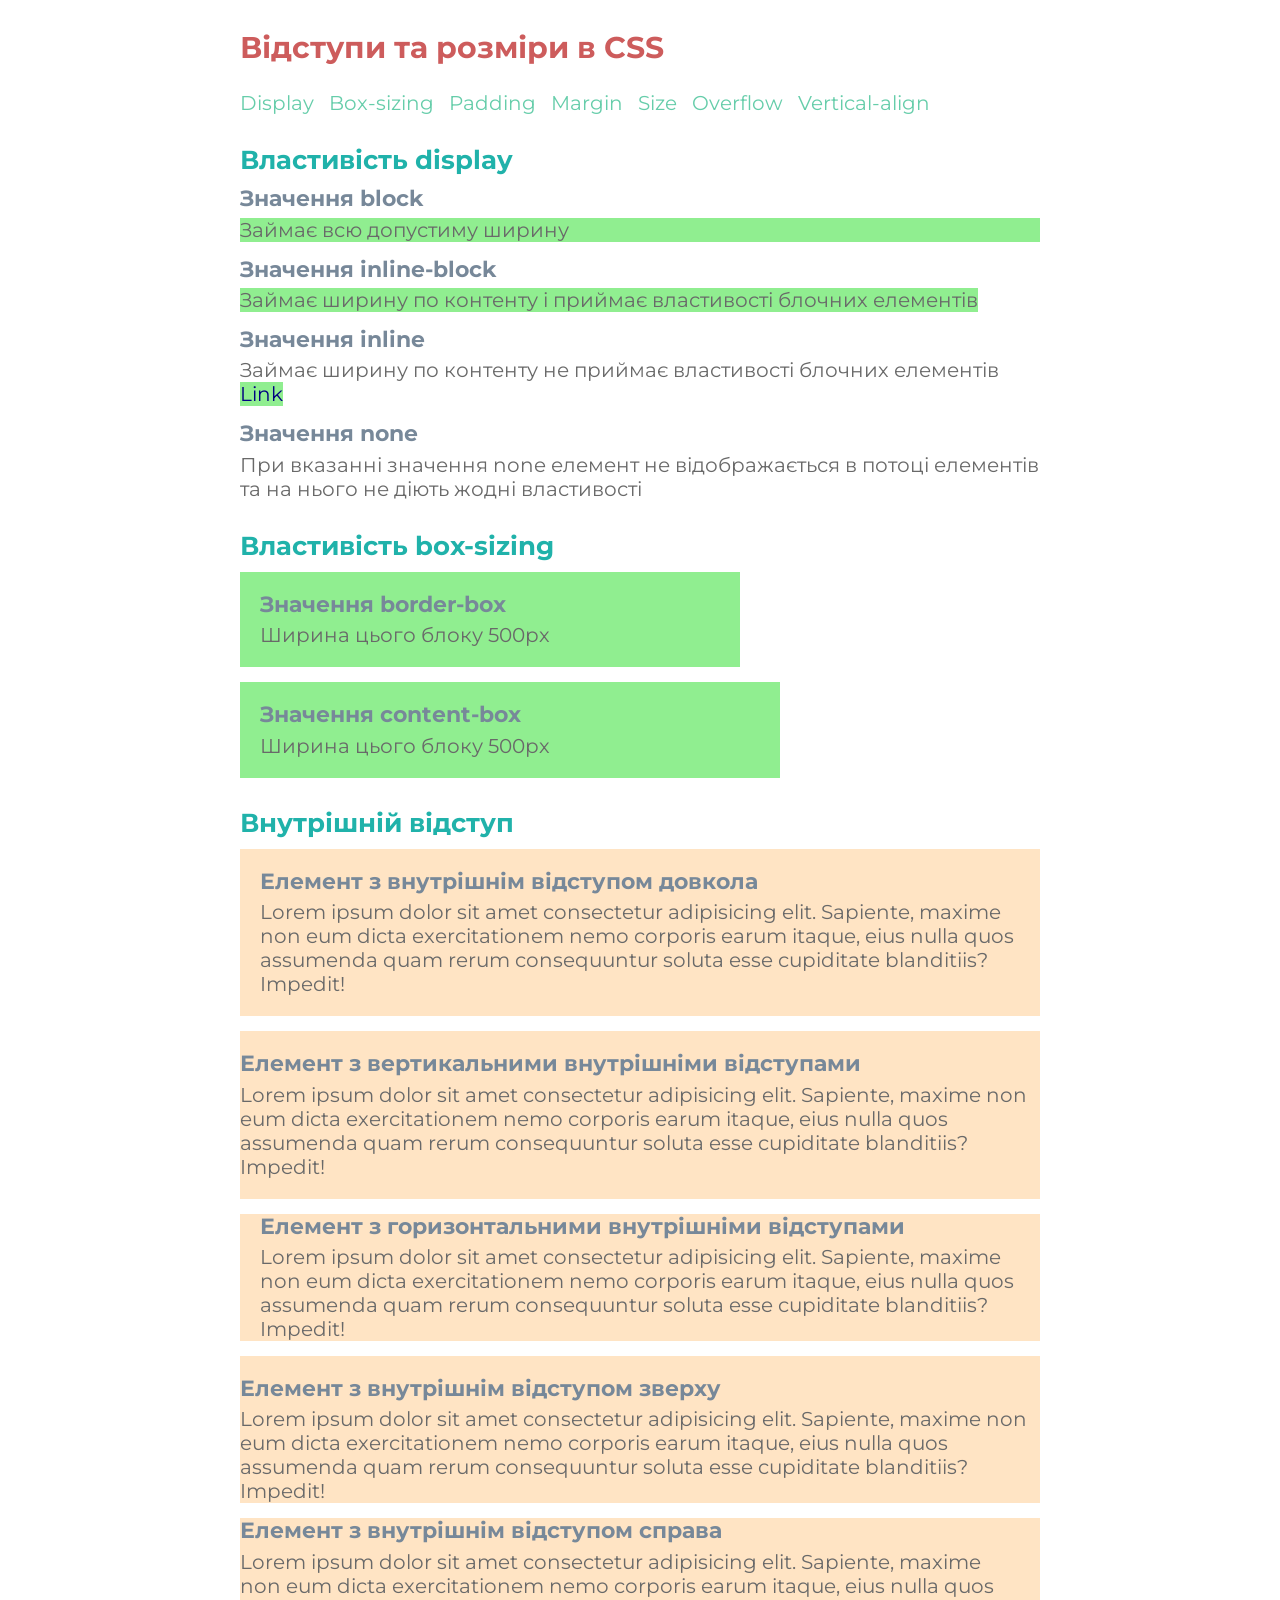
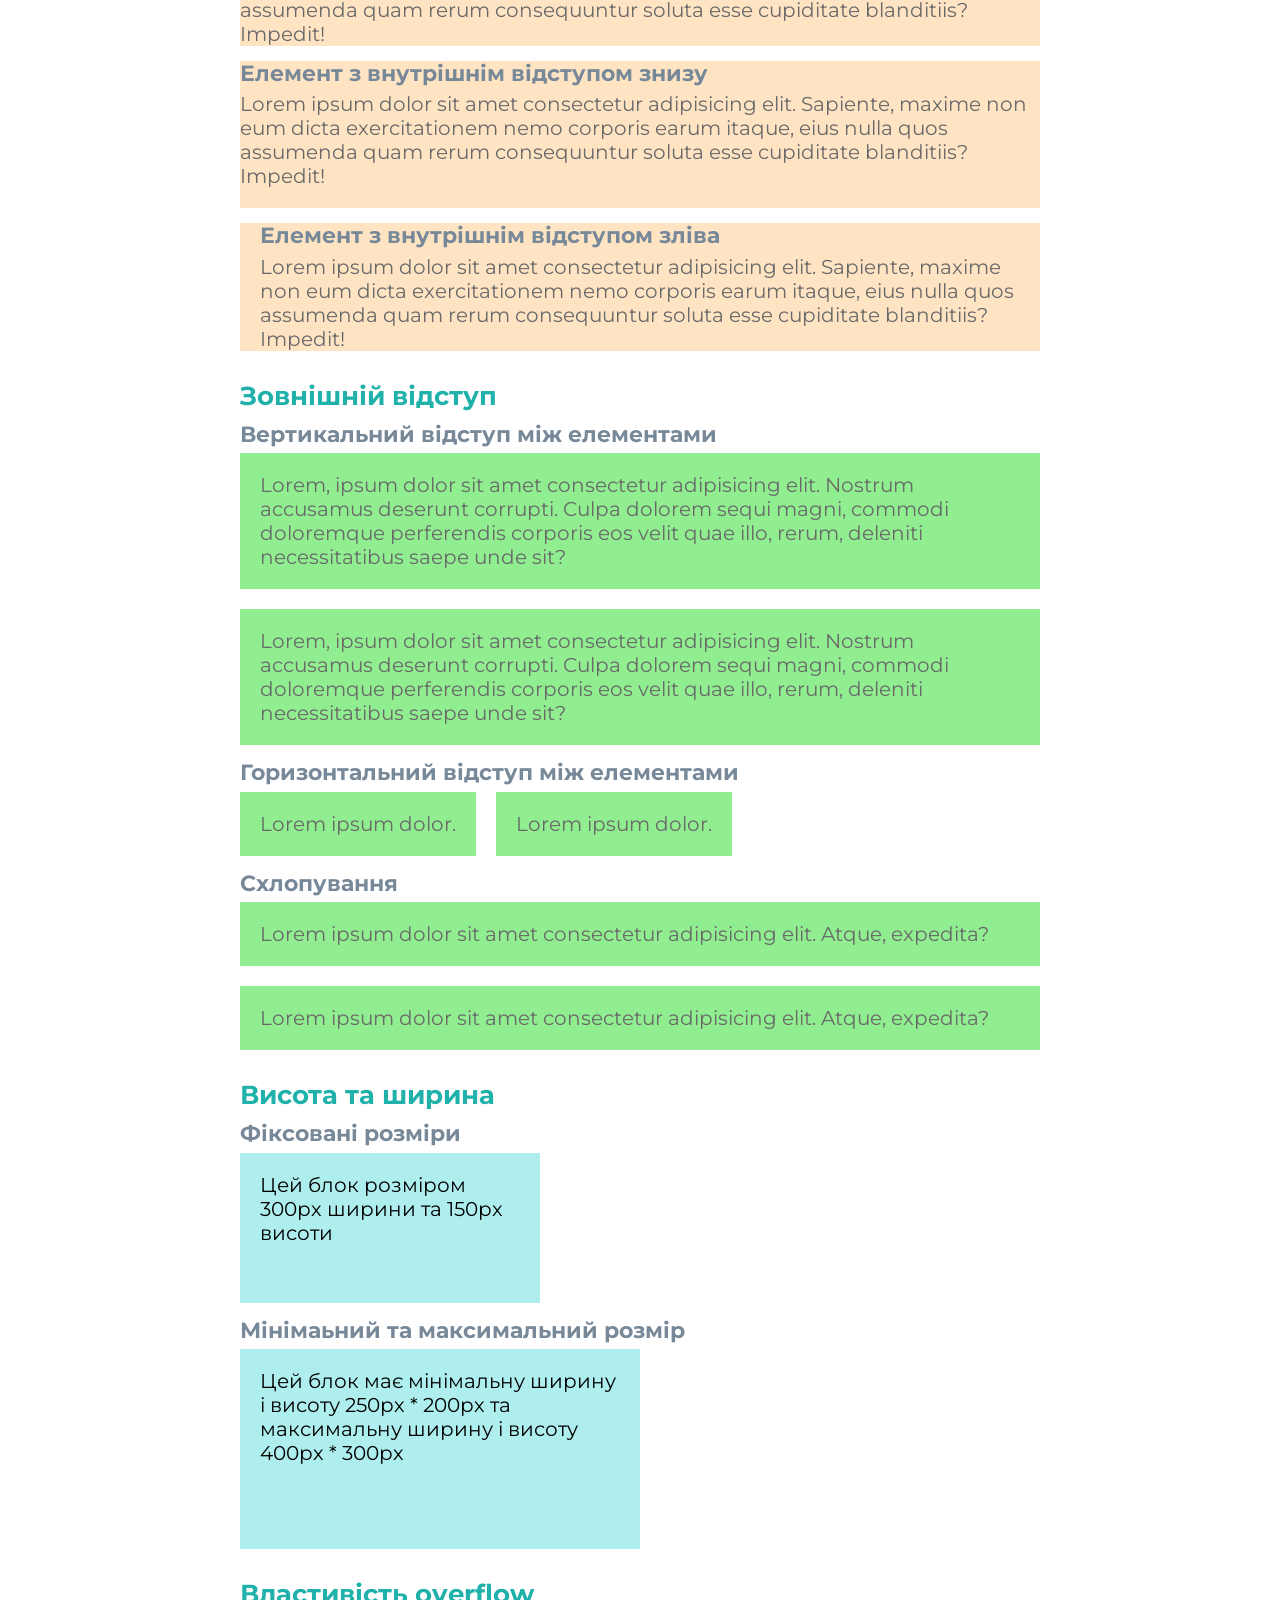
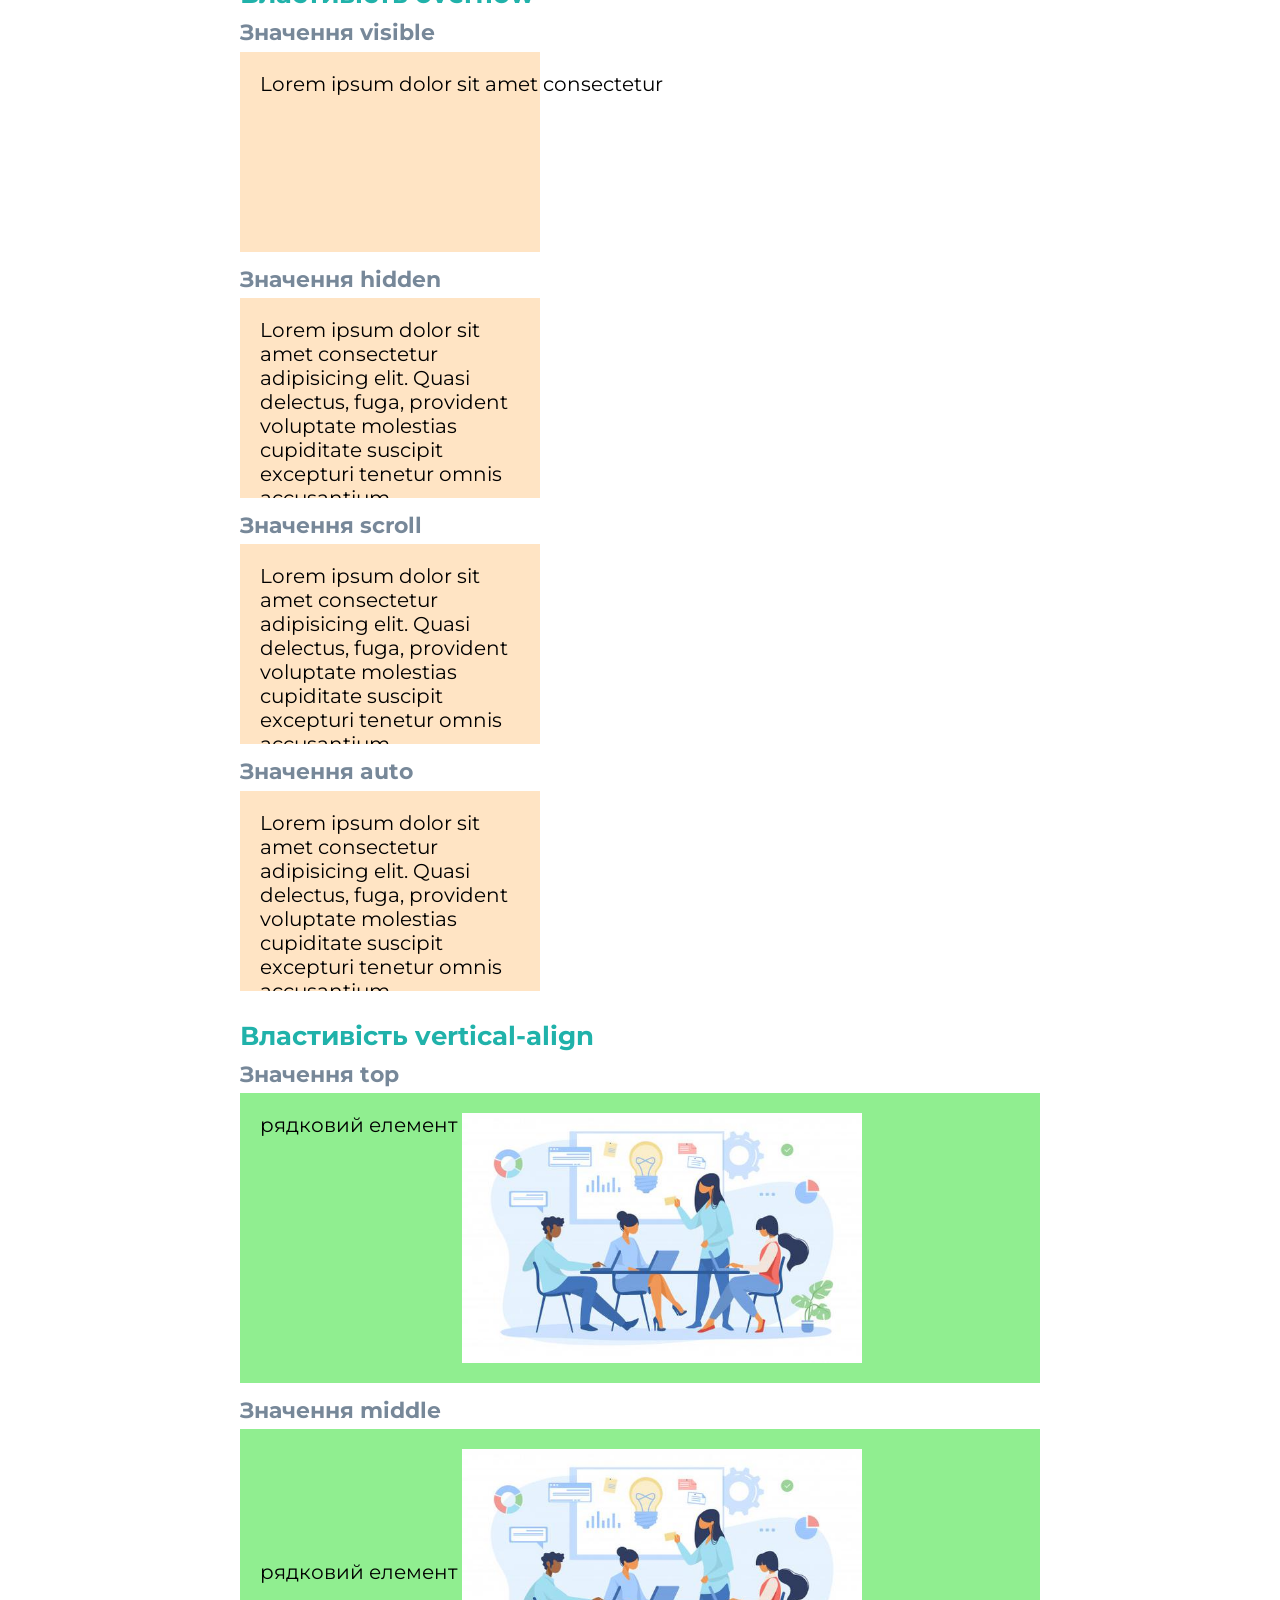
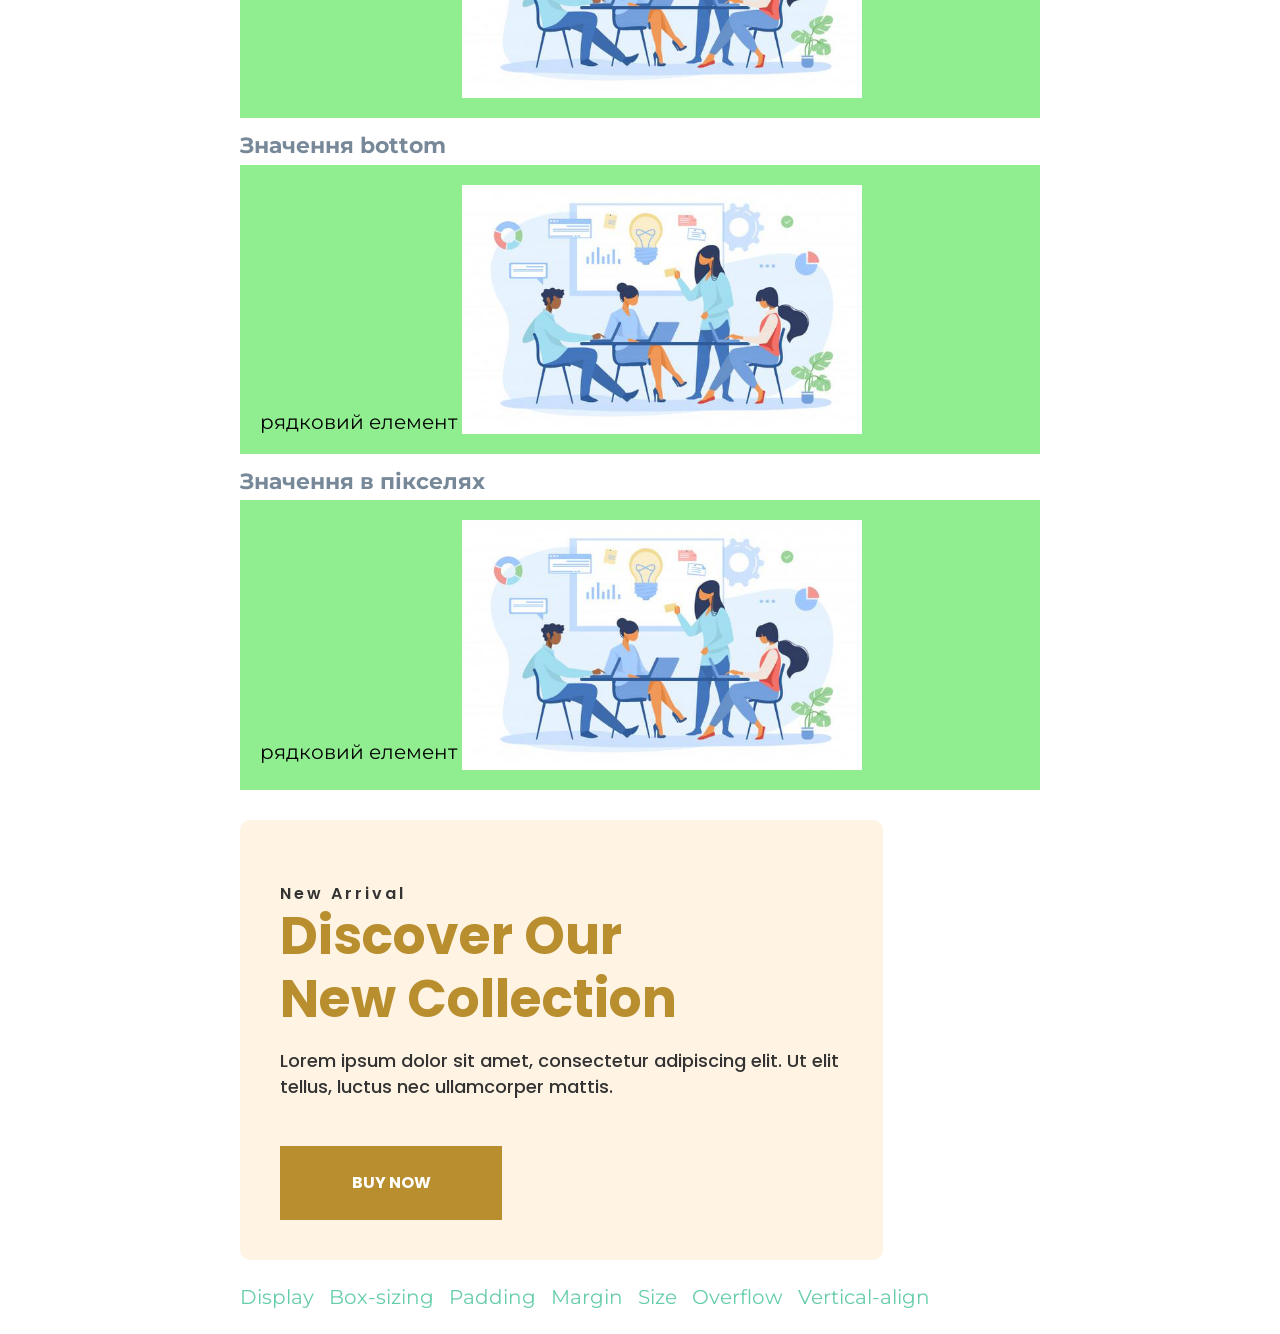
<file: lesson_5/index.html>
<!DOCTYPE html>
<html lang="zxx">
<head>
    <meta charset="UTF-8">
    <meta name="viewport" content="width=device-width, initial-scale=1.0">
    <title>Відступи та розміри в CSS</title>
    <link rel="preconnect" href="https://fonts.googleapis.com">
    <link rel="preconnect" href="https://fonts.gstatic.com" crossorigin>
    <link href="https://fonts.googleapis.com/css2?family=Montserrat:wght@400;700&display=swap" rel="stylesheet">
    <link href="https://fonts.googleapis.com/css2?family=Poppins:wght@500;600;700&display=swap" rel="stylesheet">
    <link rel="stylesheet" href="./css/reset.css">
    <link rel="stylesheet" href="./css/style.css">
</head>
<body>
    <header class="header">
        <div class="container">
            <h1>Відступи та розміри в CSS</h1>
            <ul class="nav">
                <li class="nav-item">
                    <a href="#display" class="nav-link">Display</a>
                </li>
                <li class="nav-item">
                    <a href="#box-sizing" class="nav-link">Box-sizing</a>
                </li>
                <li class="nav-item">
                    <a href="#padding" class="nav-link">Padding</a>
                </li>
                <li class="nav-item">
                    <a href="#margin" class="nav-link">Margin</a>
                </li>
                <li class="nav-item">
                    <a href="#size" class="nav-link">Size</a>
                </li>
                <li class="nav-item">
                    <a href="#overflow" class="nav-link">Overflow</a>
                </li>
                <li class="nav-item">
                    <a href="#vertical-align" class="nav-link">Vertical-align</a>
                </li>
            </ul>
        </div>
    </header>
    <main class="main">
        <div class="container">
            <div class="section display" id="display">
                <h2>Властивість display</h2>
                <div class="block">
                    <h3>Значення block</h3>
                    <p>Займає всю допустиму ширину</p>
                </div>
                <div class="inline-block">
                    <h3>Значення inline-block</h3>
                    <p>Займає ширину по контенту і приймає властивості блочних елементів</p>
                </div>
                <div class="inline">
                    <h3>Значення inline</h3>
                    <p>Займає ширину по контенту не приймає властивості блочних елементів</p>
                    <a href="#">Link</a>
                </div>
                <div class="none">
                    <h3>Значення none</h3>
                    <p>
                        При вказанні значення none елемент не відображається в потоці елементів та на нього не діють жодні властивості
                    </p>
                </div>
            </div>
            <div class="section box-sizing" id="box-sizing">
                <h2>Властивість box-sizing</h2>
                <div class="border-box">
                    <h3>Значення border-box</h3>
                    <p>Ширина цього блоку 500рх</p>
                </div>
                <div class="content-box">
                    <h3>Значення content-box</h3>
                    <p>Ширина цього блоку 500рх</p>
                </div>
            </div>
            <div class="section padding" id="padding">
                <h2>Внутрішній відступ</h2>
                <div class="padding-all">
                    <h3>Елемент з внутрішнім відступом довкола</h3>
                    <p>
                        Lorem ipsum dolor sit amet consectetur adipisicing elit. Sapiente, maxime non eum dicta exercitationem nemo corporis earum itaque, eius nulla quos assumenda quam rerum consequuntur soluta esse cupiditate blanditiis? Impedit!
                    </p>
                </div>
                <div class="padding-vertical">
                    <h3>Елемент з вертикальними внутрішніми відступами</h3>
                    <p>
                        Lorem ipsum dolor sit amet consectetur adipisicing elit. Sapiente, maxime non eum dicta exercitationem nemo corporis earum itaque, eius nulla quos assumenda quam rerum consequuntur soluta esse cupiditate blanditiis? Impedit!
                    </p>
                </div>
                <div class="padding-horizontal">
                    <h3>Елемент з горизонтальними внутрішніми відступами</h3>
                    <p>
                        Lorem ipsum dolor sit amet consectetur adipisicing elit. Sapiente, maxime non eum dicta exercitationem nemo corporis earum itaque, eius nulla quos assumenda quam rerum consequuntur soluta esse cupiditate blanditiis? Impedit!
                    </p>
                </div>
                <div class="padding-top">
                    <h3>Елемент з внутрішнім відступом зверху</h3>
                    <p>
                        Lorem ipsum dolor sit amet consectetur adipisicing elit. Sapiente, maxime non eum dicta exercitationem nemo corporis earum itaque, eius nulla quos assumenda quam rerum consequuntur soluta esse cupiditate blanditiis? Impedit!
                    </p>
                </div>
                <div class="padding-right">
                    <h3>Елемент з внутрішнім відступом справа</h3>
                    <p>
                        Lorem ipsum dolor sit amet consectetur adipisicing elit. Sapiente, maxime non eum dicta exercitationem nemo corporis earum itaque, eius nulla quos assumenda quam rerum consequuntur soluta esse cupiditate blanditiis? Impedit!
                    </p>
                </div>
                <div class="padding-bottom">
                    <h3>Елемент з внутрішнім відступом знизу</h3>
                    <p>
                        Lorem ipsum dolor sit amet consectetur adipisicing elit. Sapiente, maxime non eum dicta exercitationem nemo corporis earum itaque, eius nulla quos assumenda quam rerum consequuntur soluta esse cupiditate blanditiis? Impedit!
                    </p>
                </div>
                <div class="padding-left">
                    <h3>Елемент з внутрішнім відступом зліва</h3>
                    <p>
                        Lorem ipsum dolor sit amet consectetur adipisicing elit. Sapiente, maxime non eum dicta exercitationem nemo corporis earum itaque, eius nulla quos assumenda quam rerum consequuntur soluta esse cupiditate blanditiis? Impedit!
                    </p>
                </div>
            </div>
            <div class="section margin" id="margin">
                <h2>Зовнішній відступ</h2>
                <div class="margin-vertical">
                    <h3>Вертикальний відступ між елементами</h3>
                    <p>Lorem, ipsum dolor sit amet consectetur adipisicing elit. Nostrum accusamus deserunt corrupti. Culpa dolorem sequi magni, commodi doloremque perferendis corporis eos velit quae illo, rerum, deleniti necessitatibus saepe unde sit?</p>
                    <p>Lorem, ipsum dolor sit amet consectetur adipisicing elit. Nostrum accusamus deserunt corrupti. Culpa dolorem sequi magni, commodi doloremque perferendis corporis eos velit quae illo, rerum, deleniti necessitatibus saepe unde sit?</p>
                </div>
                <div class="margin-horizontal">
                    <h3>Горизонтальний відступ між елементами</h3>
                    <div class="margin-horizontal-row">
                        <p class="first-child">
                            Lorem ipsum dolor.
                        </p>
                        <p>
                            Lorem ipsum dolor.
                        </p>
                    </div>
                </div>
                <div class="margin-collapse">
                    <h3>Схлопування</h3>
                    <p class="text-1">
                        Lorem ipsum dolor sit amet consectetur adipisicing elit. Atque, expedita?
                    </p>
                    <p class="text-2">
                        Lorem ipsum dolor sit amet consectetur adipisicing elit. Atque, expedita?
                    </p>
                </div>
            </div>
            <div class="section size" id="size">
                <h2>Висота та ширина</h2>
                <div class="fix-size">
                    <h3>Фіксовані розміри</h3>
                    <div>Цей блок розміром 300рх ширини та 150рх висоти</div>
                </div>
                <div class="min-max-size">
                    <h3>Мінімаьний та максимальний розмір</h3>
                    <div>Цей блок має мінімальну ширину і висоту 250рх * 200рх та максимальну ширину і висоту 400рх * 300рх</div>
                </div>
            </div>
            <div class="section overflow" id="overflow">
                <h2>Властивість overflow</h2>
                <div>
                    <h3>Значення visible</h3>
                    <div class="visible">Lorem ipsum dolor sit amet consectetur</div>
                </div>
                <div>
                    <h3>Значення hidden</h3>
                    <div class="hidden">Lorem ipsum dolor sit amet consectetur adipisicing elit. Quasi delectus, fuga, provident voluptate molestias cupiditate suscipit excepturi tenetur omnis accusantium consequatur vitae in eligendi maxime iure doloribus quis debitis amet! Nesciunt, molestiae, quibusdam delectus fugiat ea nulla debitis nobis natus nisi fugit dignissimos sed aliquam illo officiis? Expedita, voluptates facere?</div>
                </div>
                <div>
                    <h3>Значення scroll</h3>
                    <div class="scroll">Lorem ipsum dolor sit amet consectetur adipisicing elit. Quasi delectus, fuga, provident voluptate molestias cupiditate suscipit excepturi tenetur omnis accusantium consequatur vitae in eligendi maxime iure doloribus quis debitis amet! Nesciunt, molestiae, quibusdam delectus fugiat ea nulla debitis nobis natus nisi fugit dignissimos sed aliquam illo officiis? Expedita, voluptates facere?</div>
                </div>
                <div>
                    <h3>Значення auto</h3>
                    <div class="auto">Lorem ipsum dolor sit amet consectetur adipisicing elit. Quasi delectus, fuga, provident voluptate molestias cupiditate suscipit excepturi tenetur omnis accusantium consequatur vitae in eligendi maxime iure doloribus quis debitis amet! Nesciunt, molestiae, quibusdam delectus fugiat ea nulla debitis nobis natus nisi fugit dignissimos sed aliquam illo officiis? Expedita, voluptates facere?</div>
                </div>
            </div>
            <div class="section vertical-align" id="vertical-align">
                <h2>Властивість vertical-align</h2>
                <div class="top">
                    <h3>Значення top</h3>
                    <div>
                        <span>рядковий елемент</span>
                        <img src="./img/business-team-discussing-ideas-startup.jpg" alt="Бізнес команда">
                    </div>
                </div>
                <div class="middle">
                    <h3>Значення middle</h3>
                    <div>
                        <span>рядковий елемент</span>
                        <img src="./img/business-team-discussing-ideas-startup.jpg" alt="Бізнес команда">
                    </div>
                </div>
                <div class="bottom">
                    <h3>Значення bottom</h3>
                    <div>
                        <span>рядковий елемент</span>
                        <img src="./img/business-team-discussing-ideas-startup.jpg" alt="Бізнес команда">
                    </div>
                </div>
                <div class="custom">
                    <h3>Значення в пікселях</h3>
                    <div>
                        <span>рядковий елемент</span>
                        <img src="./img/business-team-discussing-ideas-startup.jpg" alt="Бізнес команда">
                    </div>
                </div>
            </div>
            <div class="section frame">
                <span class="lable">New Arrival</span>
                <!-- Тут має бути h1 -->
                <h2 class="main-title">Discover Our New Collection</h2>
                <p class="sub-text">
                    Lorem ipsum dolor sit amet, consectetur adipiscing elit. Ut elit tellus, luctus nec ullamcorper mattis.
                </p>
                <a href="#" class="button">BUY Now</a>
            </div>
        </div>
    </main>
    <footer class="footer">
        <div class="container">
            <ul class="nav">
                <li class="nav-item">
                    <a href="#display" class="nav-link">Display</a>
                </li>
                <li class="nav-item">
                    <a href="#box-sizing" class="nav-link">Box-sizing</a>
                </li>
                <li class="nav-item">
                    <a href="#padding" class="nav-link">Padding</a>
                </li>
                <li class="nav-item">
                    <a href="#margin" class="nav-link">Margin</a>
                </li>
                <li class="nav-item">
                    <a href="#size" class="nav-link">Size</a>
                </li>
                <li class="nav-item">
                    <a href="#overflow" class="nav-link">Overflow</a>
                </li>
                <li class="nav-item">
                    <a href="#vertical-align" class="nav-link">Vertical-align</a>
                </li>
            </ul>
        </div>
    </footer>
</body>
</html>
</file>
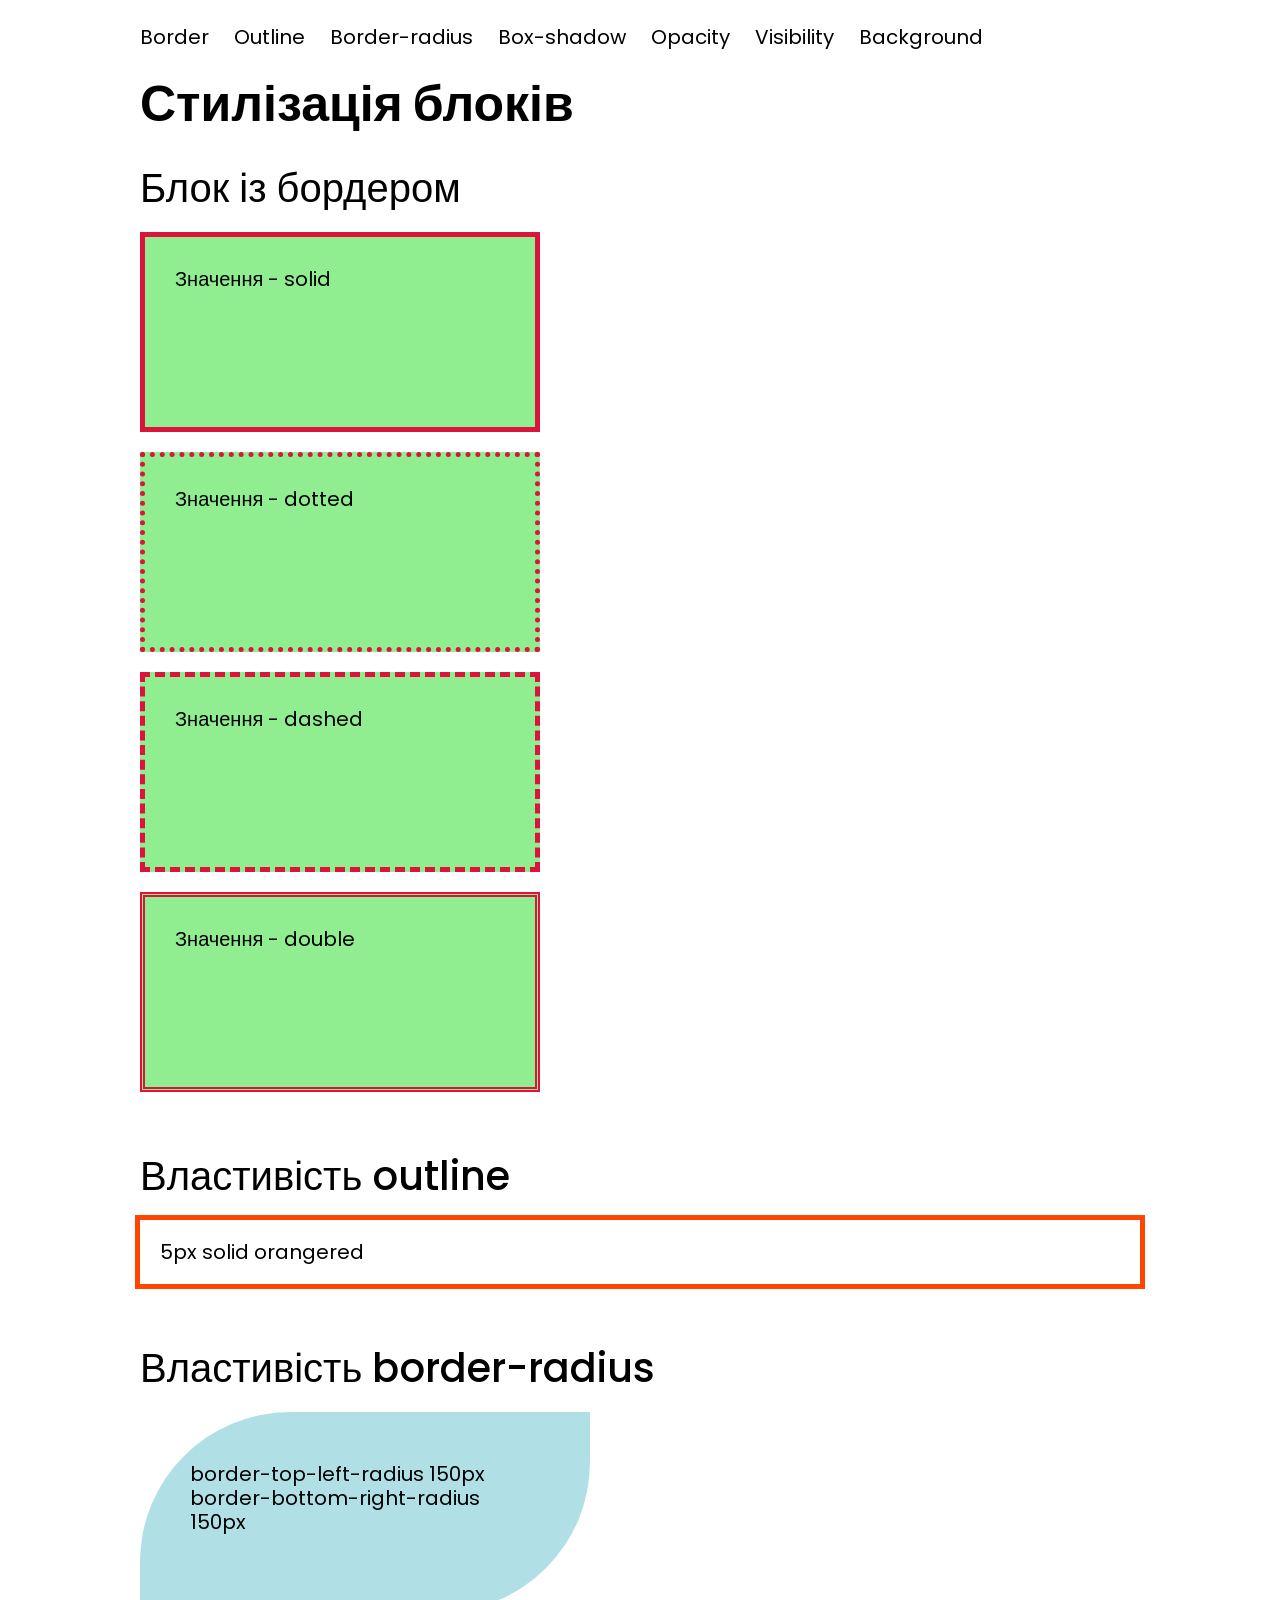
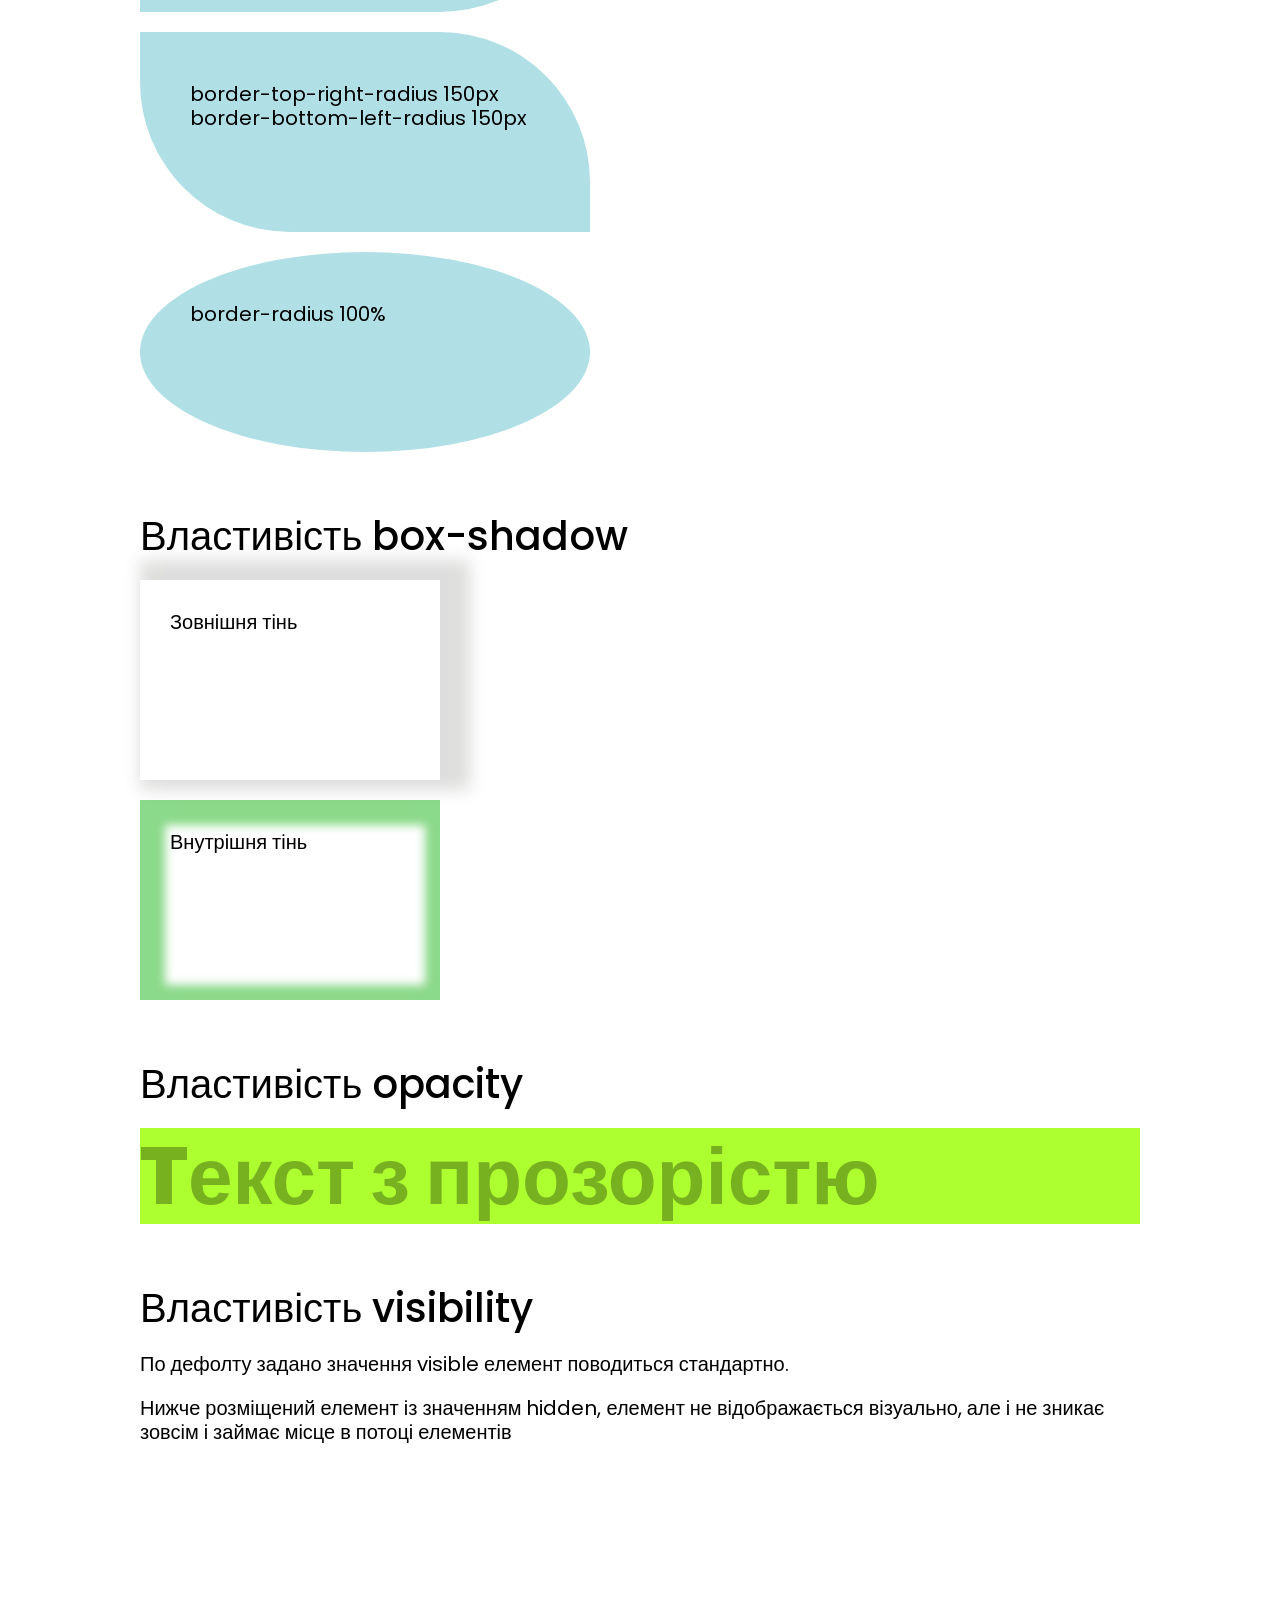
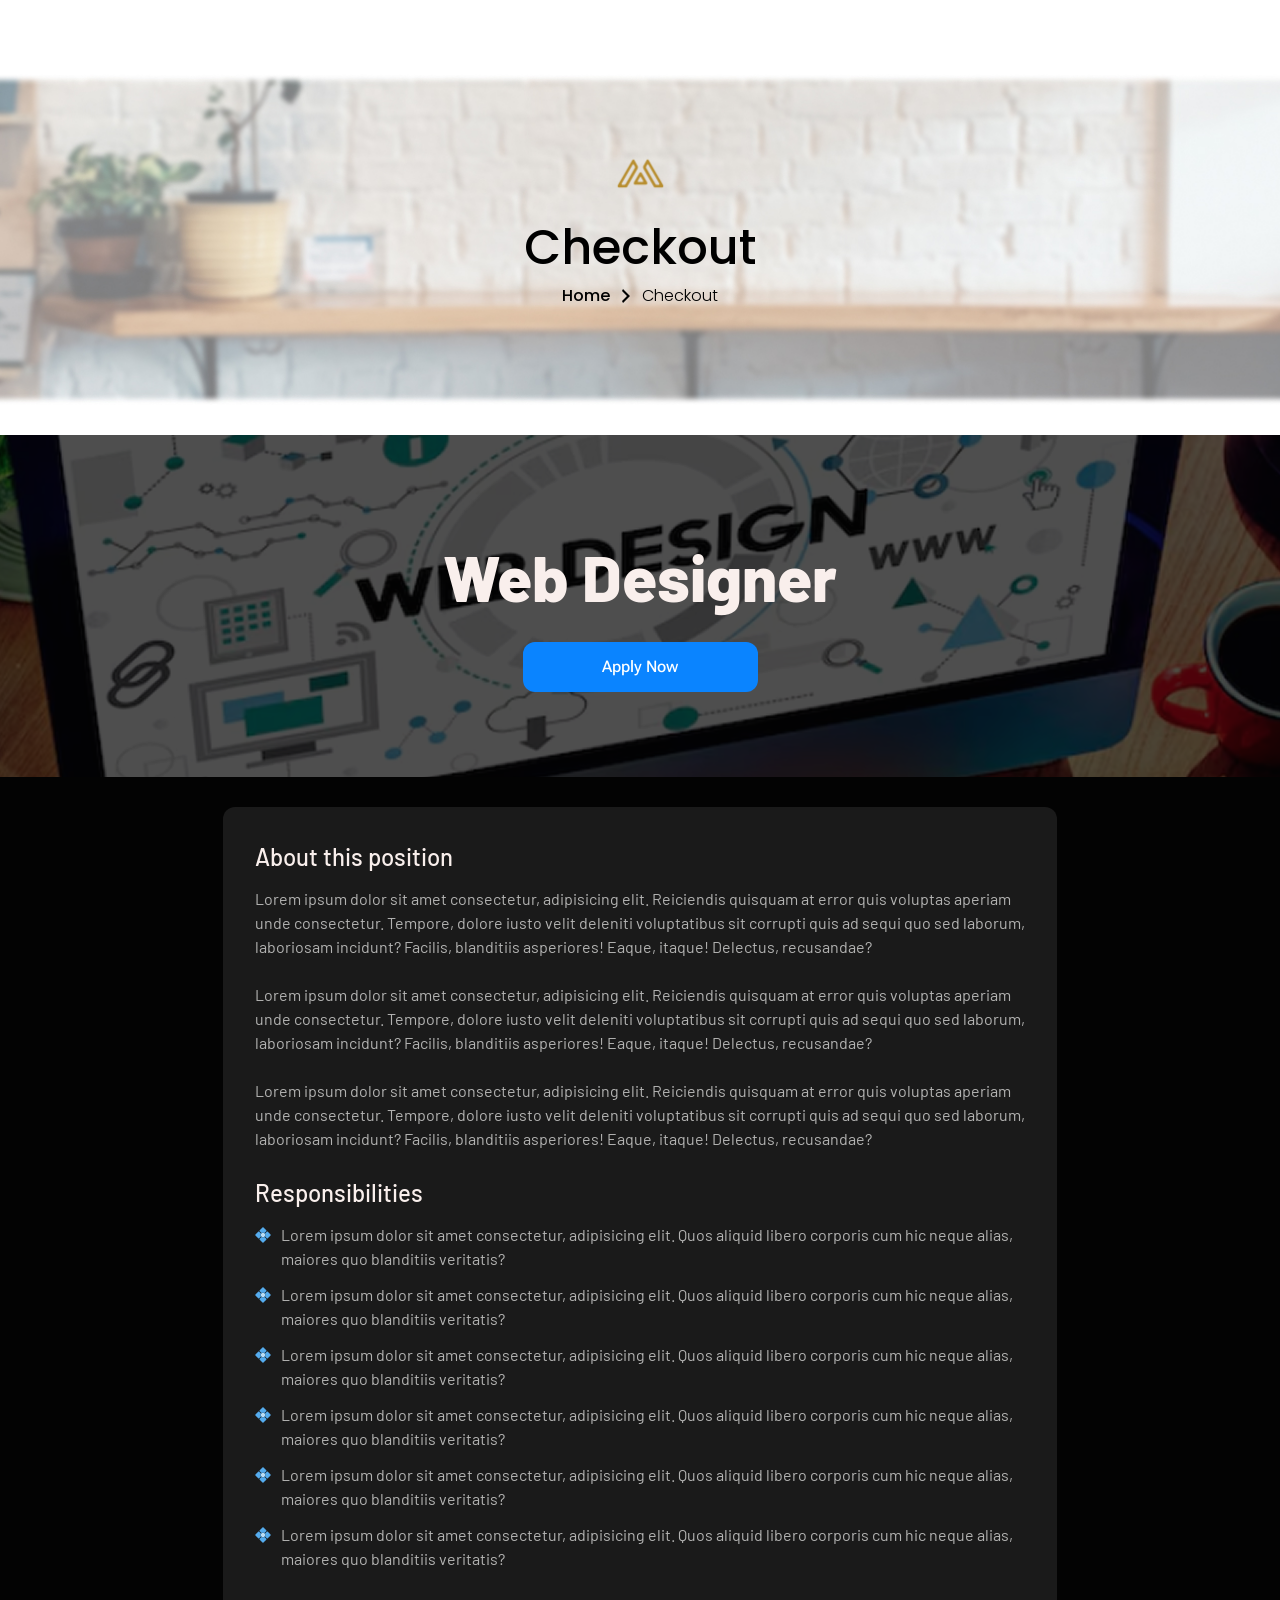
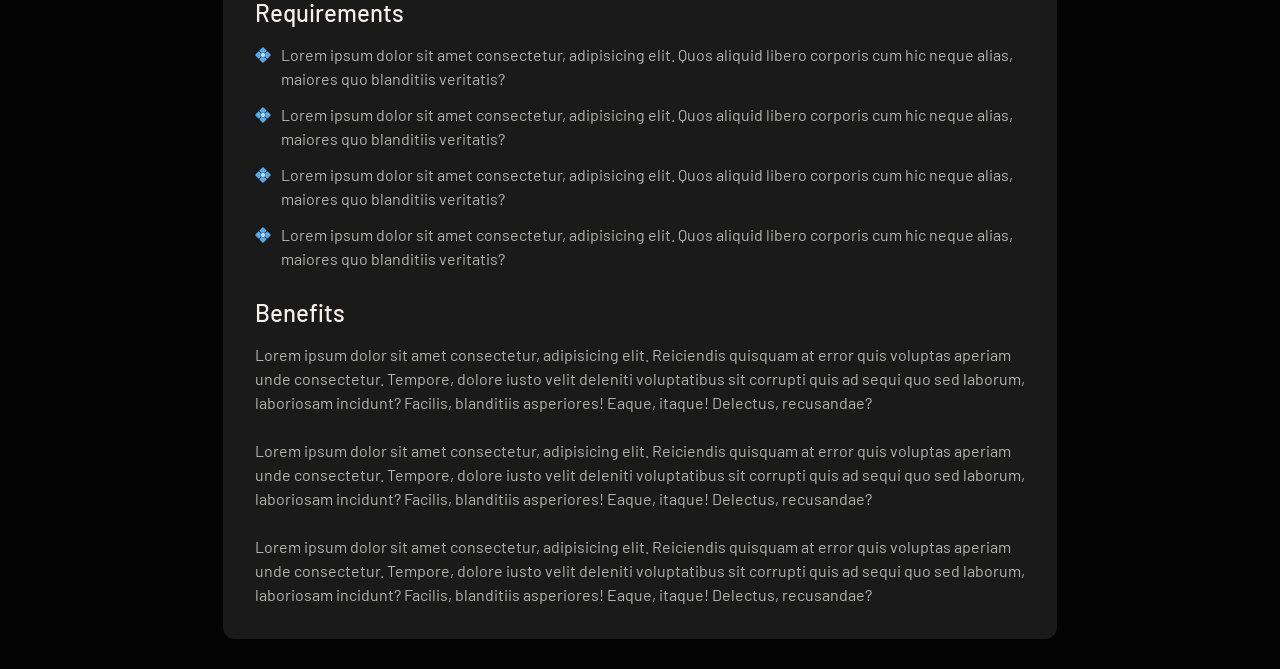
<file: lesson_6/index.html>
<!DOCTYPE html>
<html lang="zxx">
<head>
    <meta charset="UTF-8">
    <meta name="viewport" content="width=device-width, initial-scale=1.0">
    <title>Document</title>
    <link rel="stylesheet" href="./css/reset.css">
    <link rel="stylesheet" href="./css/style.css">
    <link rel="preconnect" href="https://fonts.googleapis.com">
    <link rel="preconnect" href="https://fonts.gstatic.com" crossorigin>
    <link href="https://fonts.googleapis.com/css2?family=Poppins:wght@300;400;500;800&display=swap" rel="stylesheet">
    <link href="https://fonts.googleapis.com/css2?family=Barlow:wght@400;500;800&display=swap" rel="stylesheet">
    <link href="https://fonts.googleapis.com/css2?family=Roboto+Flex:opsz,wght,XOPQ,XTRA,YOPQ,YTDE,YTFI,YTLC,YTUC@8..144,500,96,468,79,-203,738,514,712&display=swap" rel="stylesheet">
</head>
<body>
    <header class="header">
        <div class="header-container">
            <ul class="nav">
                <li class="nav-item">
                    <a href="#border" class="nav-link">Border</a>
                </li>
                <li class="nav-item">
                    <a href="#outline" class="nav-link">Outline</a>
                </li>
                <li class="nav-item">
                    <a href="#border-radius" class="nav-link">Border-radius</a>
                </li>
                <li class="nav-item">
                    <a href="#box-shadow" class="nav-link">Box-shadow</a>
                </li>
                <li class="nav-item">
                    <a href="#opacity" class="nav-link">Opacity</a>
                </li>
                <li class="nav-item">
                    <a href="#visibility" class="nav-link">Visibility</a>
                </li>
                <li class="nav-item">
                    <a href="#background" class="nav-link">Background</a>
                </li>
            </ul>
        </div>
    </header>
    <main class="main">
        <div class="home-work">
            <div class="home-work-container">
                <h1 class="home-work-title">Стилізація блоків</h1>
                <div class="section" id="border">
                    <h2>Блок із бордером</h2>
                    <div class="border solid">Значення - solid</div>
                    <div class="border dotted">Значення - dotted</div>
                    <div class="border dashed">Значення - dashed</div>
                    <div class="border double">Значення - double</div>
                </div>
                <div class="section" id="outline">
                    <h2>Властивість outline</h2>
                    <div class="outline">
                        5px solid orangered
                    </div>
                </div>
                <div class="section" id="border-radius">
                    <h2>Властивість border-radius</h2>
                    <div class="border-radius item-1">
                        border-top-left-radius 150px<br>
                        border-bottom-right-radius 150px
                    </div>
                    <div class="border-radius item-2">
                        border-top-right-radius 150px
                        border-bottom-left-radius 150px
                    </div>
                    <div class="border-radius item-3">
                        border-radius 100%
                    </div>
                </div>
                <div class="section" id="box-shadow">
                    <h2>Властивість box-shadow</h2>
                    <div class="box-shadow outset">
                        Зовнішня тінь
                    </div>
                    <div class="box-shadow inset">
                        Внутрішня тінь
                    </div>
                </div>
                <div class="section" id="opacity">
                    <h2>Властивість opacity</h2>
                    <div class="opacity">
                        <p>Tекст з прозорістю</p>
                    </div>
                </div>
                <div class="section" id="visibility">
                    <h2>Властивість visibility</h2>
                    <div class="visibility">
                        По дефолту задано значення visible елемент поводиться стандартно.
                    </div>
                    <div class="visibility">
                        Нижче розміщений елемент із значенням hidden, елемент не відображається візуально, але і не зникає зовсім і займає місце в потоці елементів 
                        <div class="hidden"></div>
                    </div>
                </div>
            </div>
        </div>
        <div class="checkout">
            <div class="checkout-container">
                <div class="checkout-content">
                    <div class="checkout-logo-icon">
                        <img src="./img/meubel_house_logo.svg" alt="Logo icon">
                    </div>
                    <h2 class="checkout-title">Checkout</h2>
                    <ul class="checkout-bread-crumbs">
                        <li>
                            <a href="#">Home</a>
                        </li>
                        <li class="current">
                            <a href="#">Checkout</a>
                        </li>
                    </ul>
                </div>
            </div>
        </div>
        <div class="catalist">
            <div class="catalist-container">
                <div class="catalist-content">
                    <h2 class="catalist-title">Web Designer</h2>
                    <a href="#" class="catalist-button">Apply Now</a>
                </div>
            </div>
        </div>
        <div class="info-text">
            <div class="info-text-container">
                <h3>About this position</h3>
                <p>
                    Lorem ipsum dolor sit amet consectetur, adipisicing elit. Reiciendis quisquam at error quis voluptas aperiam unde consectetur. Tempore, dolore iusto velit deleniti voluptatibus sit corrupti quis ad sequi quo sed laborum, laboriosam incidunt? Facilis, blanditiis asperiores! Eaque, itaque! Delectus, recusandae?
                </p>
                <p>
                    Lorem ipsum dolor sit amet consectetur, adipisicing elit. Reiciendis quisquam at error quis voluptas aperiam unde consectetur. Tempore, dolore iusto velit deleniti voluptatibus sit corrupti quis ad sequi quo sed laborum, laboriosam incidunt? Facilis, blanditiis asperiores! Eaque, itaque! Delectus, recusandae?
                </p>
                <p>
                    Lorem ipsum dolor sit amet consectetur, adipisicing elit. Reiciendis quisquam at error quis voluptas aperiam unde consectetur. Tempore, dolore iusto velit deleniti voluptatibus sit corrupti quis ad sequi quo sed laborum, laboriosam incidunt? Facilis, blanditiis asperiores! Eaque, itaque! Delectus, recusandae?
                </p>
                <h3>Responsibilities</h3>
                <ul>
                    <li>
                        Lorem ipsum dolor sit amet consectetur, adipisicing elit. Quos aliquid libero corporis cum hic neque alias, maiores quo blanditiis veritatis?
                    </li>
                    <li>
                        Lorem ipsum dolor sit amet consectetur, adipisicing elit. Quos aliquid libero corporis cum hic neque alias, maiores quo blanditiis veritatis?
                    </li>
                    <li>
                        Lorem ipsum dolor sit amet consectetur, adipisicing elit. Quos aliquid libero corporis cum hic neque alias, maiores quo blanditiis veritatis?
                    </li>
                    <li>
                        Lorem ipsum dolor sit amet consectetur, adipisicing elit. Quos aliquid libero corporis cum hic neque alias, maiores quo blanditiis veritatis?
                    </li>
                    <li>
                        Lorem ipsum dolor sit amet consectetur, adipisicing elit. Quos aliquid libero corporis cum hic neque alias, maiores quo blanditiis veritatis?
                    </li>
                    <li>
                        Lorem ipsum dolor sit amet consectetur, adipisicing elit. Quos aliquid libero corporis cum hic neque alias, maiores quo blanditiis veritatis?
                    </li>
                </ul>
                <h3>Requirements</h3>
                <ul>
                    <li>
                        Lorem ipsum dolor sit amet consectetur, adipisicing elit. Quos aliquid libero corporis cum hic neque alias, maiores quo blanditiis veritatis?
                    </li>
                    <li>
                        Lorem ipsum dolor sit amet consectetur, adipisicing elit. Quos aliquid libero corporis cum hic neque alias, maiores quo blanditiis veritatis?
                    </li>
                    <li>
                        Lorem ipsum dolor sit amet consectetur, adipisicing elit. Quos aliquid libero corporis cum hic neque alias, maiores quo blanditiis veritatis?
                    </li>
                    <li>
                        Lorem ipsum dolor sit amet consectetur, adipisicing elit. Quos aliquid libero corporis cum hic neque alias, maiores quo blanditiis veritatis?
                    </li>
                </ul>
                <h3>Benefits</h3>
                <p>
                    Lorem ipsum dolor sit amet consectetur, adipisicing elit. Reiciendis quisquam at error quis voluptas aperiam unde consectetur. Tempore, dolore iusto velit deleniti voluptatibus sit corrupti quis ad sequi quo sed laborum, laboriosam incidunt? Facilis, blanditiis asperiores! Eaque, itaque! Delectus, recusandae?
                </p>
                <p>
                    Lorem ipsum dolor sit amet consectetur, adipisicing elit. Reiciendis quisquam at error quis voluptas aperiam unde consectetur. Tempore, dolore iusto velit deleniti voluptatibus sit corrupti quis ad sequi quo sed laborum, laboriosam incidunt? Facilis, blanditiis asperiores! Eaque, itaque! Delectus, recusandae?
                </p>
                <p>
                    Lorem ipsum dolor sit amet consectetur, adipisicing elit. Reiciendis quisquam at error quis voluptas aperiam unde consectetur. Tempore, dolore iusto velit deleniti voluptatibus sit corrupti quis ad sequi quo sed laborum, laboriosam incidunt? Facilis, blanditiis asperiores! Eaque, itaque! Delectus, recusandae?
                </p>
            </div>
        </div>
    </main>
    <footer class="footer"></footer>
</body>
</html>
</file>
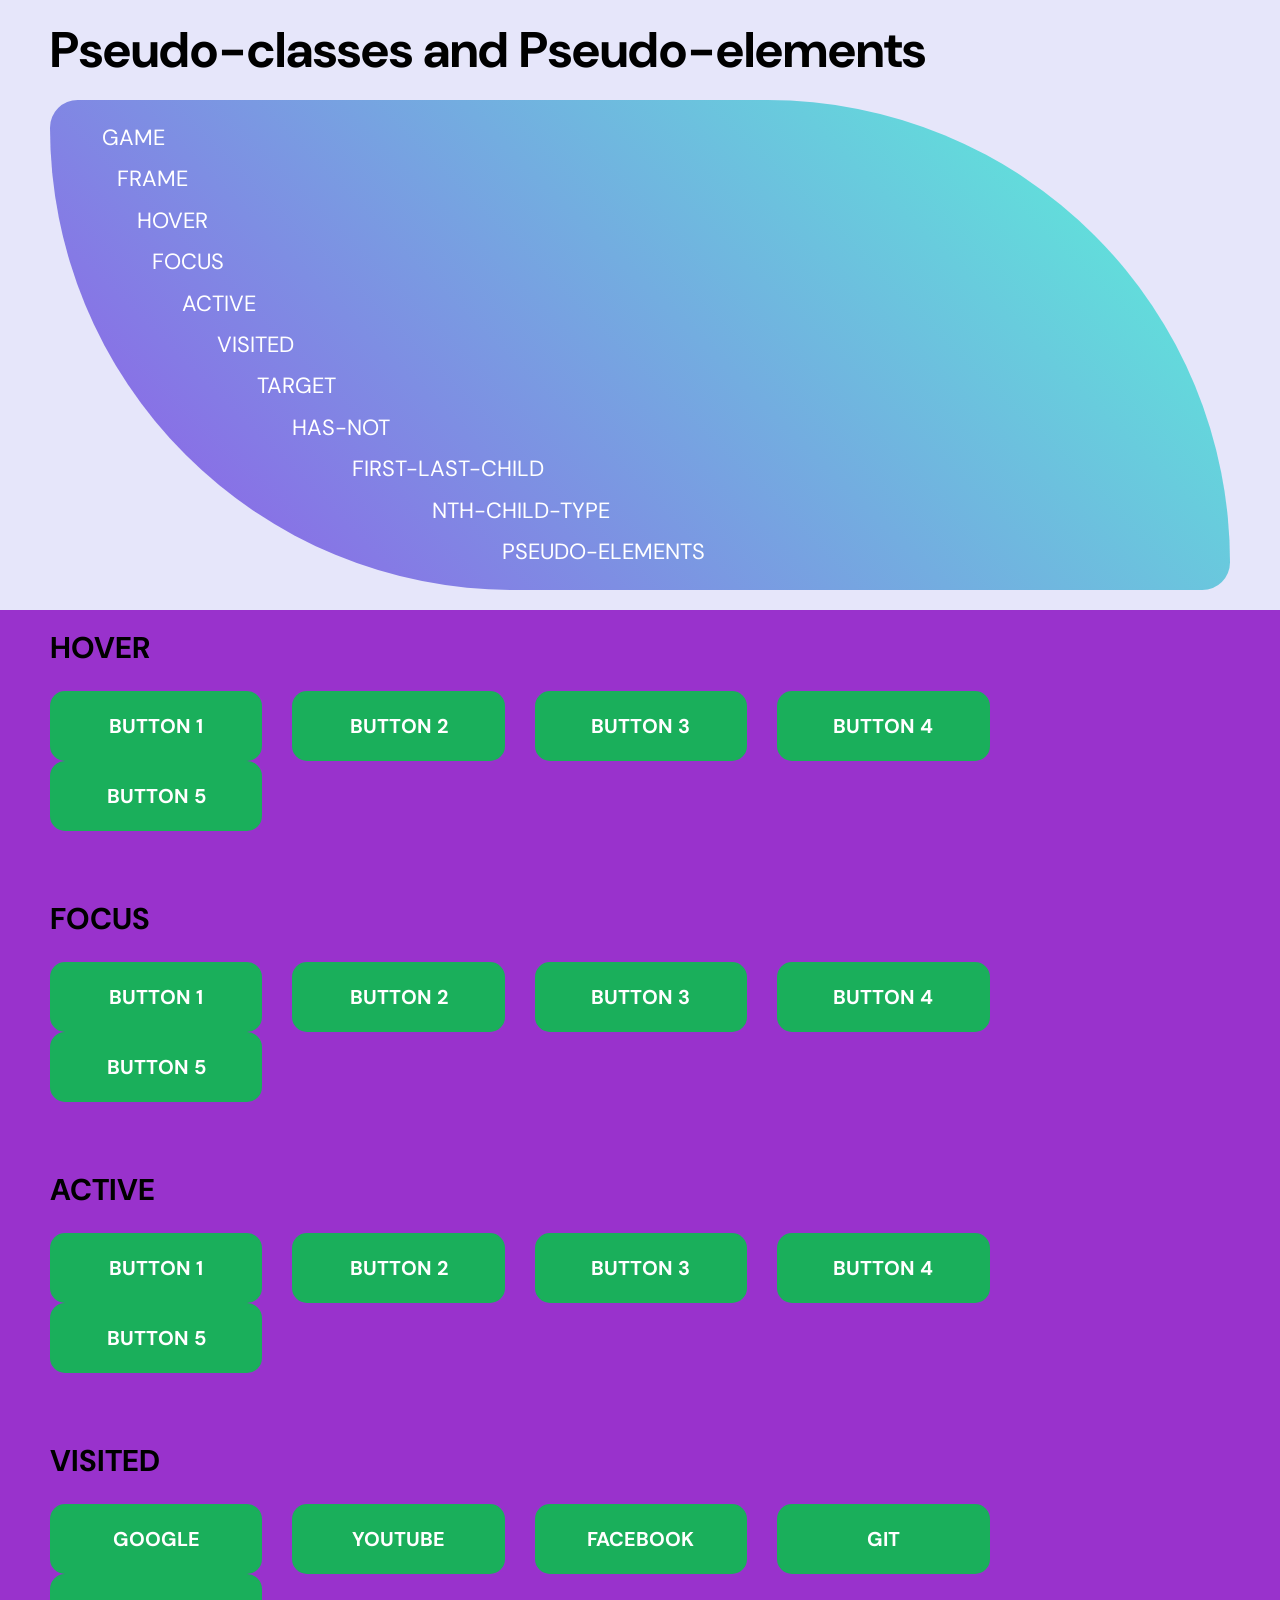
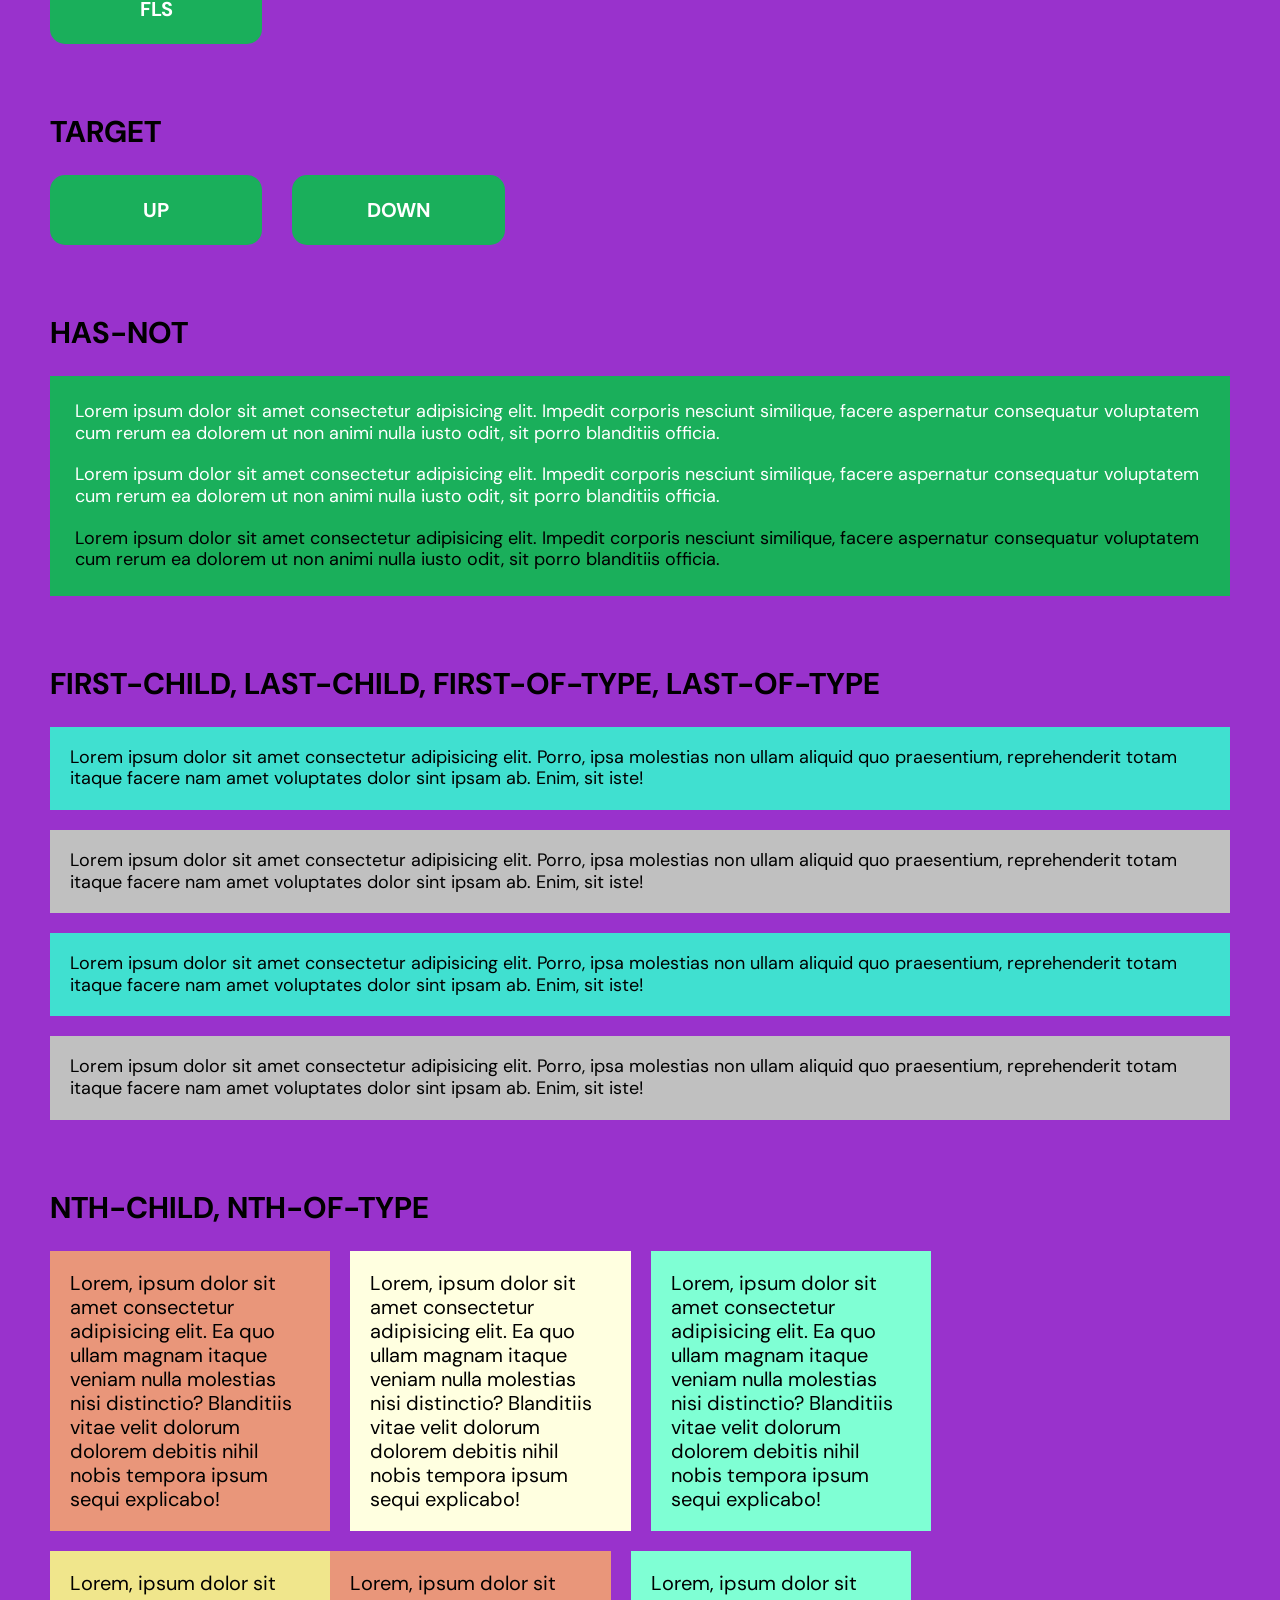
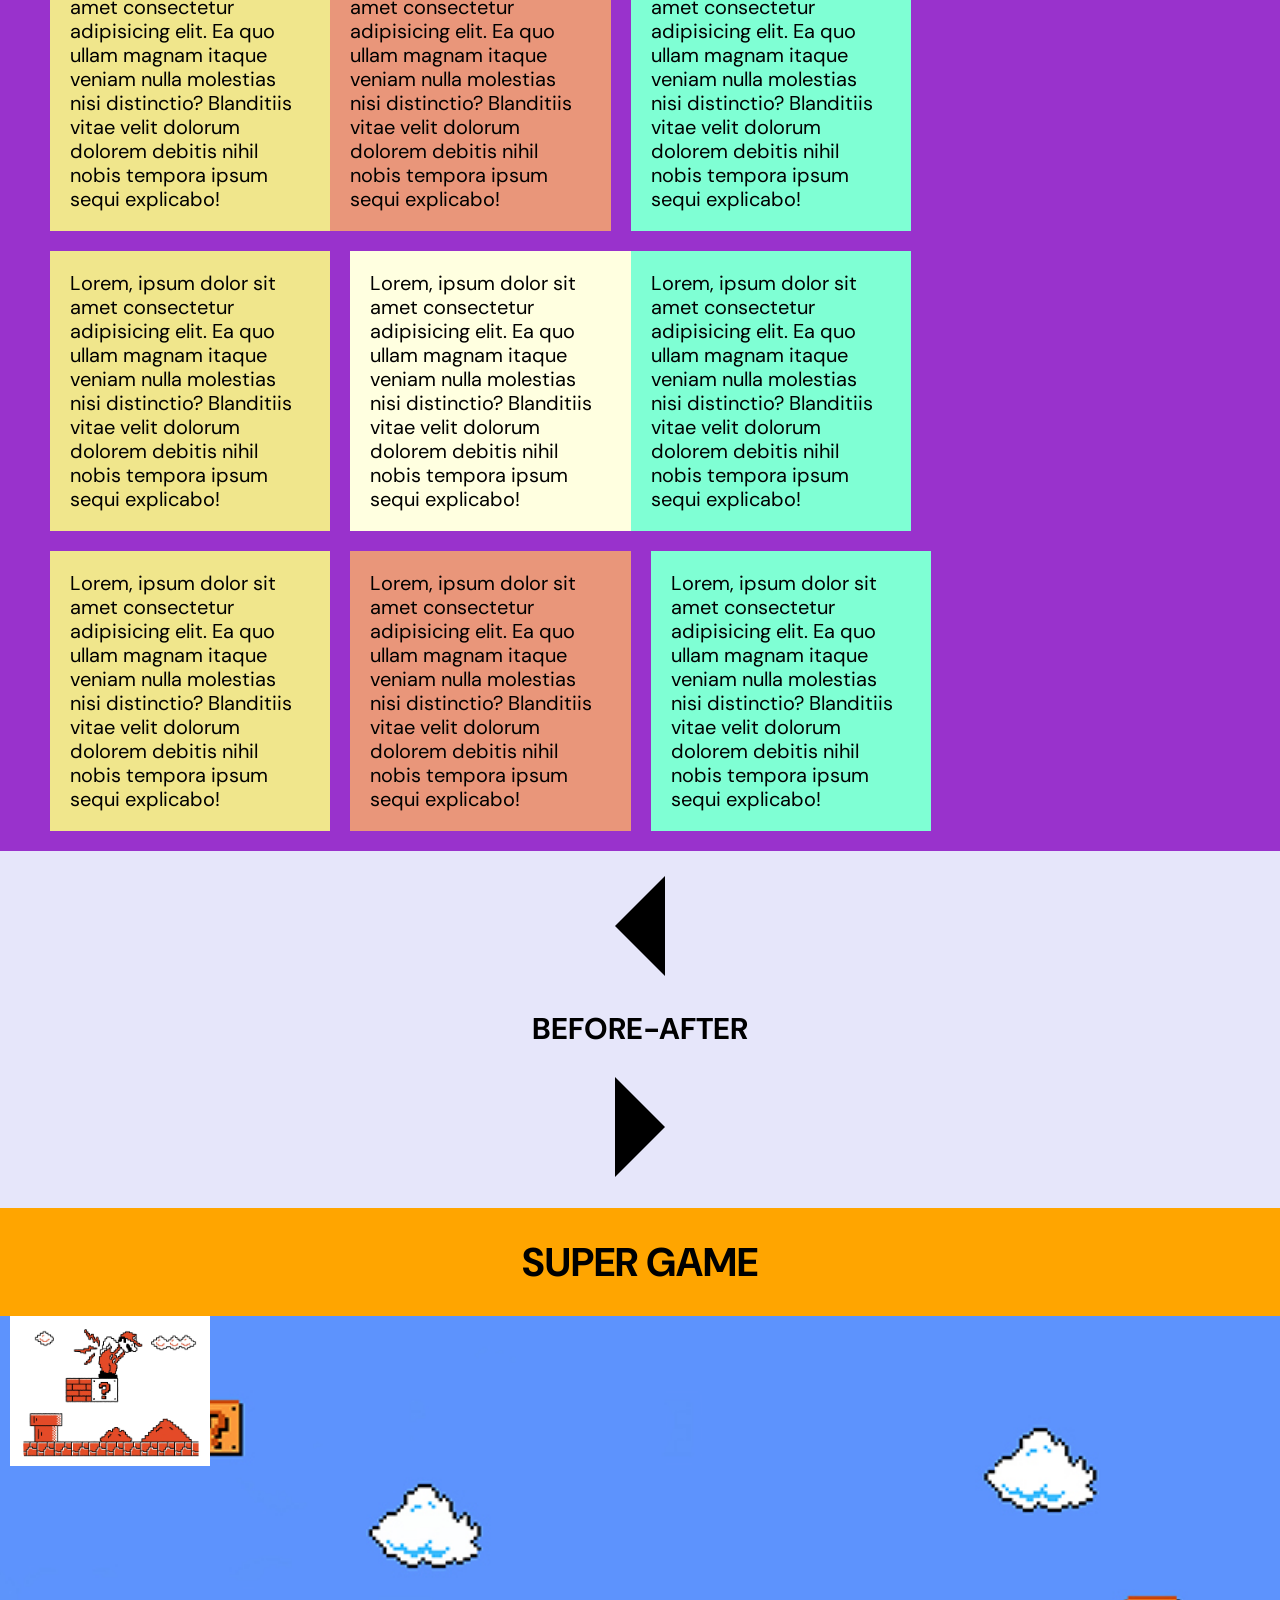
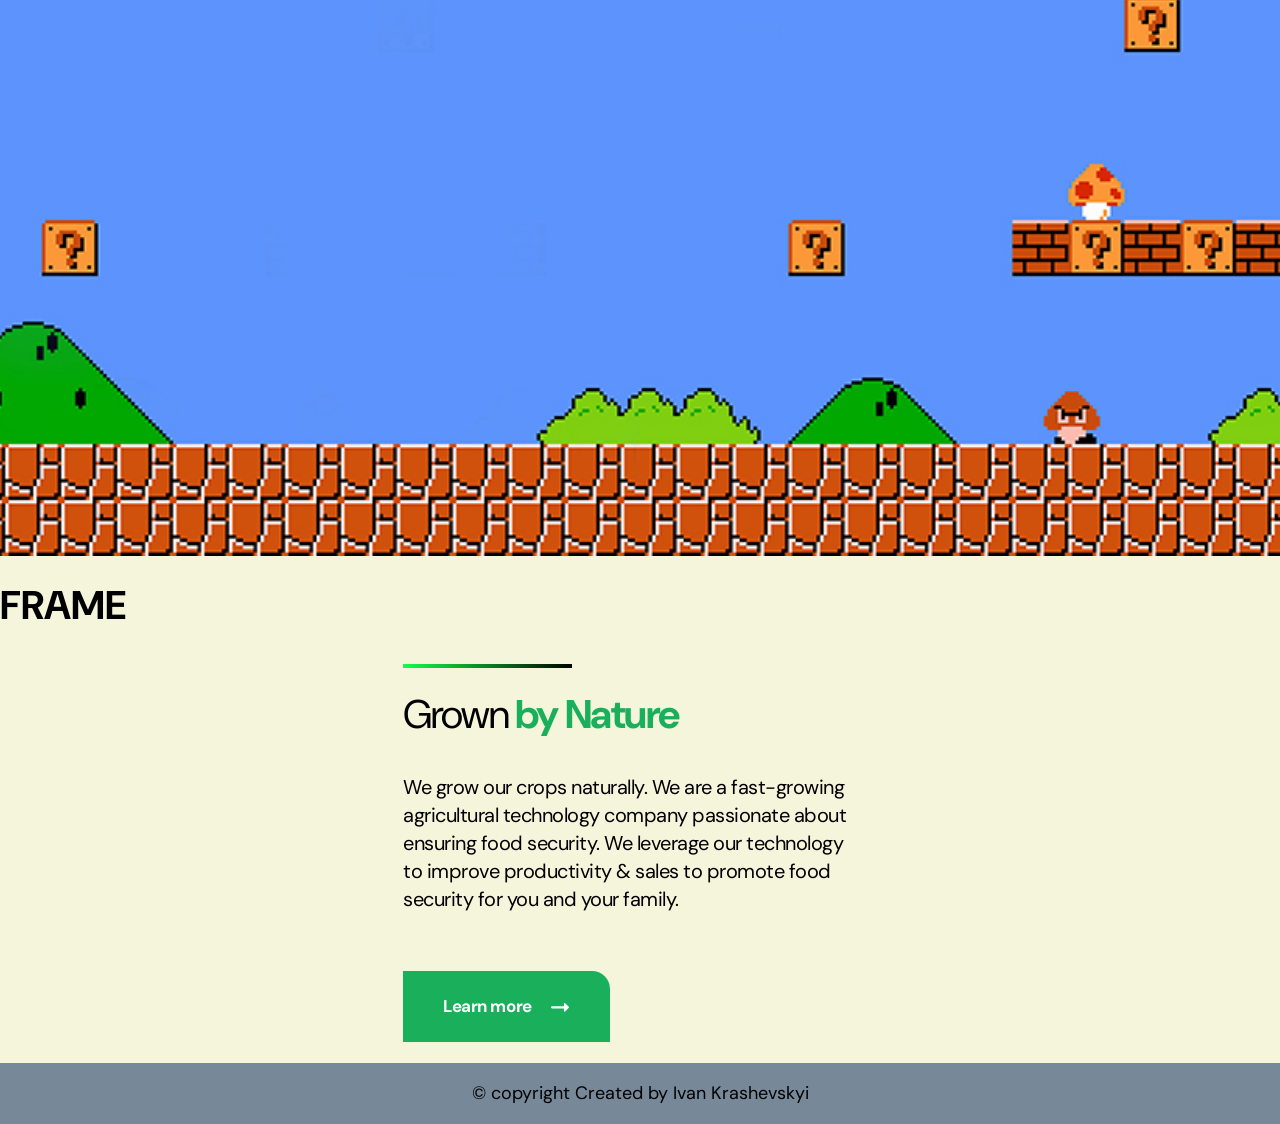
<file: lesson_7/index.html>
<!DOCTYPE html>
<html lang="zxx">
<head>
    <meta charset="UTF-8">
    <meta name="viewport" content="width=device-width, initial-scale=1.0">
    <title>Document</title>
    <link rel="stylesheet" href="./css/reset.css">
    <link rel="stylesheet" href="./css/style.css">
    <link rel="preconnect" href="https://fonts.googleapis.com">
    <link rel="preconnect" href="https://fonts.gstatic.com" crossorigin>
    <link href="https://fonts.googleapis.com/css2?family=DM%20Sans:wght@400;700&display=swap" rel="stylesheet">
</head>
<body>
    <header class="header" id="header">
        <div class="header-container">
            <h1 class="header-title">Pseudo-classes and Pseudo-elements</h1>
            <ul class="header-nav">
                <li><a href="#game">game</a></li>
                <li><a href="#frame">frame</a></li>
                <li><a href="#hover">hover</a></li>
                <li><a href="#focus">focus</a></li>
                <li><a href="#active">active</a></li>
                <li><a href="#visited">visited</a></li>
                <li><a href="#target">target</a></li>
                <li><a href="#has-not">has-not</a></li>
                <li><a href="#first-last">first-last-child</a></li>
                <li><a href="#nth-child-type">nth-child-type</a></li>
                <li><a href="#pseudo-elements">pseudo-elements</a></li>
            </ul>
        </div>
    </header>
    <main class="main">
        <div class="pseudo-classes">
            <div class="pseudo-classes-container">
                <div class="section" id="hover">
                    <h2 class="section-title">Hover</h2>
                    <div class="hover-items">
                        <a href="#" class="hover-item-1">Button 1</a>
                        <a href="#" class="hover-item-2">Button 2</a>
                        <a href="#" class="hover-item-3">Button 3</a>
                        <a href="#" class="hover-item-4">Button 4</a>
                        <a href="#" class="hover-item-5">Button 5</a>
                    </div>
                </div>
                <div class="section" id="focus">
                    <h2 class="section-title">Focus</h2>
                    <div class="focus-items">
                        <a href="#" class="focus-item-1">Button 1</a>
                        <a href="#" class="focus-item-2">Button 2</a>
                        <a href="#" class="focus-item-3">Button 3</a>
                        <a href="#" class="focus-item-4">Button 4</a>
                        <a href="#" class="focus-item-5">Button 5</a>
                    </div>
                </div>
                <div class="section" id="active">
                    <h2 class="section-title">Active</h2>
                    <div class="active-items">
                        <a href="#" class="active-item-1">Button 1</a>
                        <a href="#" class="active-item-2">Button 2</a>
                        <a href="#" class="active-item-3">Button 3</a>
                        <a href="#" class="active-item-4">Button 4</a>
                        <a href="#" class="active-item-5">Button 5</a>
                    </div>
                </div>
                <div class="section" id="visited">
                    <h2 class="section-title">Visited</h2>
                    <div class="visited-items">
                        <a href="https://www.google.com" class="visited-item-1" target="_blank">Google</a>
                        <a href="https://www.youtube.com" class="visited-item-2" target="_blank">YouTube</a>
                        <a href="https://www.facebook.com/krashevskyi.ivan" class="visited-item-3"  target="_blank">Facebook</a>
                        <a href="https://github.com/vebfreelancer" class="visited-item-4"  target="_blank">Git</a>
                        <a href="https://edu.fls.guru/" class="visited-item-5"  target="_blank">Fls</a>
                    </div>
                </div>
                <div class="section" id="target">
                    <h2 class="section-title">Target</h2>
                    <div class="target-items">
                        <a href="#header" class="target-item-1">Up</a>
                        <a href="#footer" class="target-item-2">Down</a>
                    </div>
                </div>
                <div class="section" id="has-not">
                    <h2 class="section-title">has-not</h2>
                    <div class="has-not">
                        <p class="text paragraf">
                            Lorem ipsum dolor sit amet consectetur adipisicing elit. Impedit corporis nesciunt similique, facere aspernatur consequatur voluptatem cum rerum ea dolorem ut non animi nulla iusto odit, sit porro blanditiis officia.
                        </p>
                        <p class="text">
                            Lorem ipsum dolor sit amet consectetur adipisicing elit. Impedit corporis nesciunt similique, facere aspernatur consequatur voluptatem cum rerum ea dolorem ut non animi nulla iusto odit, sit porro blanditiis officia.
                        </p>
                        <p class="text">
                            Lorem ipsum dolor sit amet consectetur adipisicing elit. Impedit corporis nesciunt similique, facere aspernatur consequatur voluptatem cum rerum ea dolorem ut non animi nulla iusto odit, sit porro blanditiis officia.
                        </p>
                    </div>
                </div>
                <div class="section" id="first-last">
                    <h2 class="section-title">first-child, last-child, first-of-type, last-of-type</h2>
                    <div class="first-last">
                        <div>
                            Lorem ipsum dolor sit amet consectetur adipisicing elit. Porro, ipsa molestias non ullam aliquid quo praesentium, reprehenderit totam itaque facere nam amet voluptates dolor sint ipsam ab. Enim, sit iste!
                        </div>
                        <p>
                            Lorem ipsum dolor sit amet consectetur adipisicing elit. Porro, ipsa molestias non ullam aliquid quo praesentium, reprehenderit totam itaque facere nam amet voluptates dolor sint ipsam ab. Enim, sit iste!
                        </p>
                        <div>
                            Lorem ipsum dolor sit amet consectetur adipisicing elit. Porro, ipsa molestias non ullam aliquid quo praesentium, reprehenderit totam itaque facere nam amet voluptates dolor sint ipsam ab. Enim, sit iste!
                        </div>
                        <p>
                            Lorem ipsum dolor sit amet consectetur adipisicing elit. Porro, ipsa molestias non ullam aliquid quo praesentium, reprehenderit totam itaque facere nam amet voluptates dolor sint ipsam ab. Enim, sit iste!
                        </p>
                    </div>
                </div>
                <div class="section" id="nth-child-type">
                    <h2 class="section-title">nth-child, nth-of-type</h2>
                    <div class="nth-child-type">
                        <p>
                            Lorem, ipsum dolor sit amet consectetur adipisicing elit. Ea quo ullam magnam itaque veniam nulla molestias nisi distinctio? Blanditiis vitae velit dolorum dolorem debitis nihil nobis tempora ipsum sequi explicabo!
                        </p>
                        <p>
                            Lorem, ipsum dolor sit amet consectetur adipisicing elit. Ea quo ullam magnam itaque veniam nulla molestias nisi distinctio? Blanditiis vitae velit dolorum dolorem debitis nihil nobis tempora ipsum sequi explicabo!
                        </p>
                        <p>
                            Lorem, ipsum dolor sit amet consectetur adipisicing elit. Ea quo ullam magnam itaque veniam nulla molestias nisi distinctio? Blanditiis vitae velit dolorum dolorem debitis nihil nobis tempora ipsum sequi explicabo!
                        </p>
                        <p>
                            Lorem, ipsum dolor sit amet consectetur adipisicing elit. Ea quo ullam magnam itaque veniam nulla molestias nisi distinctio? Blanditiis vitae velit dolorum dolorem debitis nihil nobis tempora ipsum sequi explicabo!
                        </p>
                        <p>
                            Lorem, ipsum dolor sit amet consectetur adipisicing elit. Ea quo ullam magnam itaque veniam nulla molestias nisi distinctio? Blanditiis vitae velit dolorum dolorem debitis nihil nobis tempora ipsum sequi explicabo!
                        </p>
                        <p>
                            Lorem, ipsum dolor sit amet consectetur adipisicing elit. Ea quo ullam magnam itaque veniam nulla molestias nisi distinctio? Blanditiis vitae velit dolorum dolorem debitis nihil nobis tempora ipsum sequi explicabo!
                        </p>
                        <p>
                            Lorem, ipsum dolor sit amet consectetur adipisicing elit. Ea quo ullam magnam itaque veniam nulla molestias nisi distinctio? Blanditiis vitae velit dolorum dolorem debitis nihil nobis tempora ipsum sequi explicabo!
                        </p>
                        <p>
                            Lorem, ipsum dolor sit amet consectetur adipisicing elit. Ea quo ullam magnam itaque veniam nulla molestias nisi distinctio? Blanditiis vitae velit dolorum dolorem debitis nihil nobis tempora ipsum sequi explicabo!
                        </p>
                        <p>
                            Lorem, ipsum dolor sit amet consectetur adipisicing elit. Ea quo ullam magnam itaque veniam nulla molestias nisi distinctio? Blanditiis vitae velit dolorum dolorem debitis nihil nobis tempora ipsum sequi explicabo!
                        </p>
                        <p>
                            Lorem, ipsum dolor sit amet consectetur adipisicing elit. Ea quo ullam magnam itaque veniam nulla molestias nisi distinctio? Blanditiis vitae velit dolorum dolorem debitis nihil nobis tempora ipsum sequi explicabo!
                        </p>
                        <p>
                            Lorem, ipsum dolor sit amet consectetur adipisicing elit. Ea quo ullam magnam itaque veniam nulla molestias nisi distinctio? Blanditiis vitae velit dolorum dolorem debitis nihil nobis tempora ipsum sequi explicabo!
                        </p>
                        <p>
                            Lorem, ipsum dolor sit amet consectetur adipisicing elit. Ea quo ullam magnam itaque veniam nulla molestias nisi distinctio? Blanditiis vitae velit dolorum dolorem debitis nihil nobis tempora ipsum sequi explicabo!
                        </p>
                    </div>
                </div>
            </div>
        </div>
        <div class="pseudo-elements" id="pseudo-elements">
            <h2 class="section-title">before-after</h2>
        </div>
        <div class="game" id="game">
            <h2 class="section-title">Super game</h2>
            <div class="game-canvas">
                <div class="game-container">
                    <div class="game-start game-item">
                        <img src="./img/mario.webp" alt="mario">
                    </div>
                    <div class="game-track-1  game-item"></div>
                    <div class="game-track-2  game-item"></div>
                    <div class="game-track-3  game-item"></div>
                    <div class="game-track-4  game-item"></div>
                    <div class="game-track-5  game-item"></div>
                    <div class="game-track-6  game-item"></div>
                    <div class="game-track-7  game-item"></div>
                    <div class="game-track-8  game-item"></div>
                    <div class="game-track-9  game-item"></div>
                    <div class="game-track-10 game-item"></div>
                    <div class="game-track-11  game-item"></div>
                    <div class="game-track-12  game-item"></div>
                    <div class="game-track-13  game-item"></div>
                    <div class="game-track-14  game-item"></div>
                    <div class="game-track-15  game-item"></div>
                    <div class="game-track-16  game-item"></div>
                    <div class="game-finish game-item"></div>
                </div>
            </div>
        </div>
        <div class="frame" id="frame">
            <h2 class="section-title">frame</h2>
            <div class="frame-block">
                <h2 class="frame-title">Grown<span> by Nature</span></h2>
                <div class="frame-text">
                    <p>
                        We grow our crops naturally. We are a fast-growing agricultural technology company passionate about ensuring food security. We leverage our technology to improve productivity & sales to promote food security for you and your family.
                    </p>
                </div>
                <a href="#" class="frame-button">Learn more</a>
            </div>
        </div>
    </main>
    <footer class="footer" id="footer">
        <div class="footer-container">
            <div class="footer-text">&copy; copyright Created by Ivan Krashevskyi</div>
        </div>
    </footer>
</body>
</html>
</file>
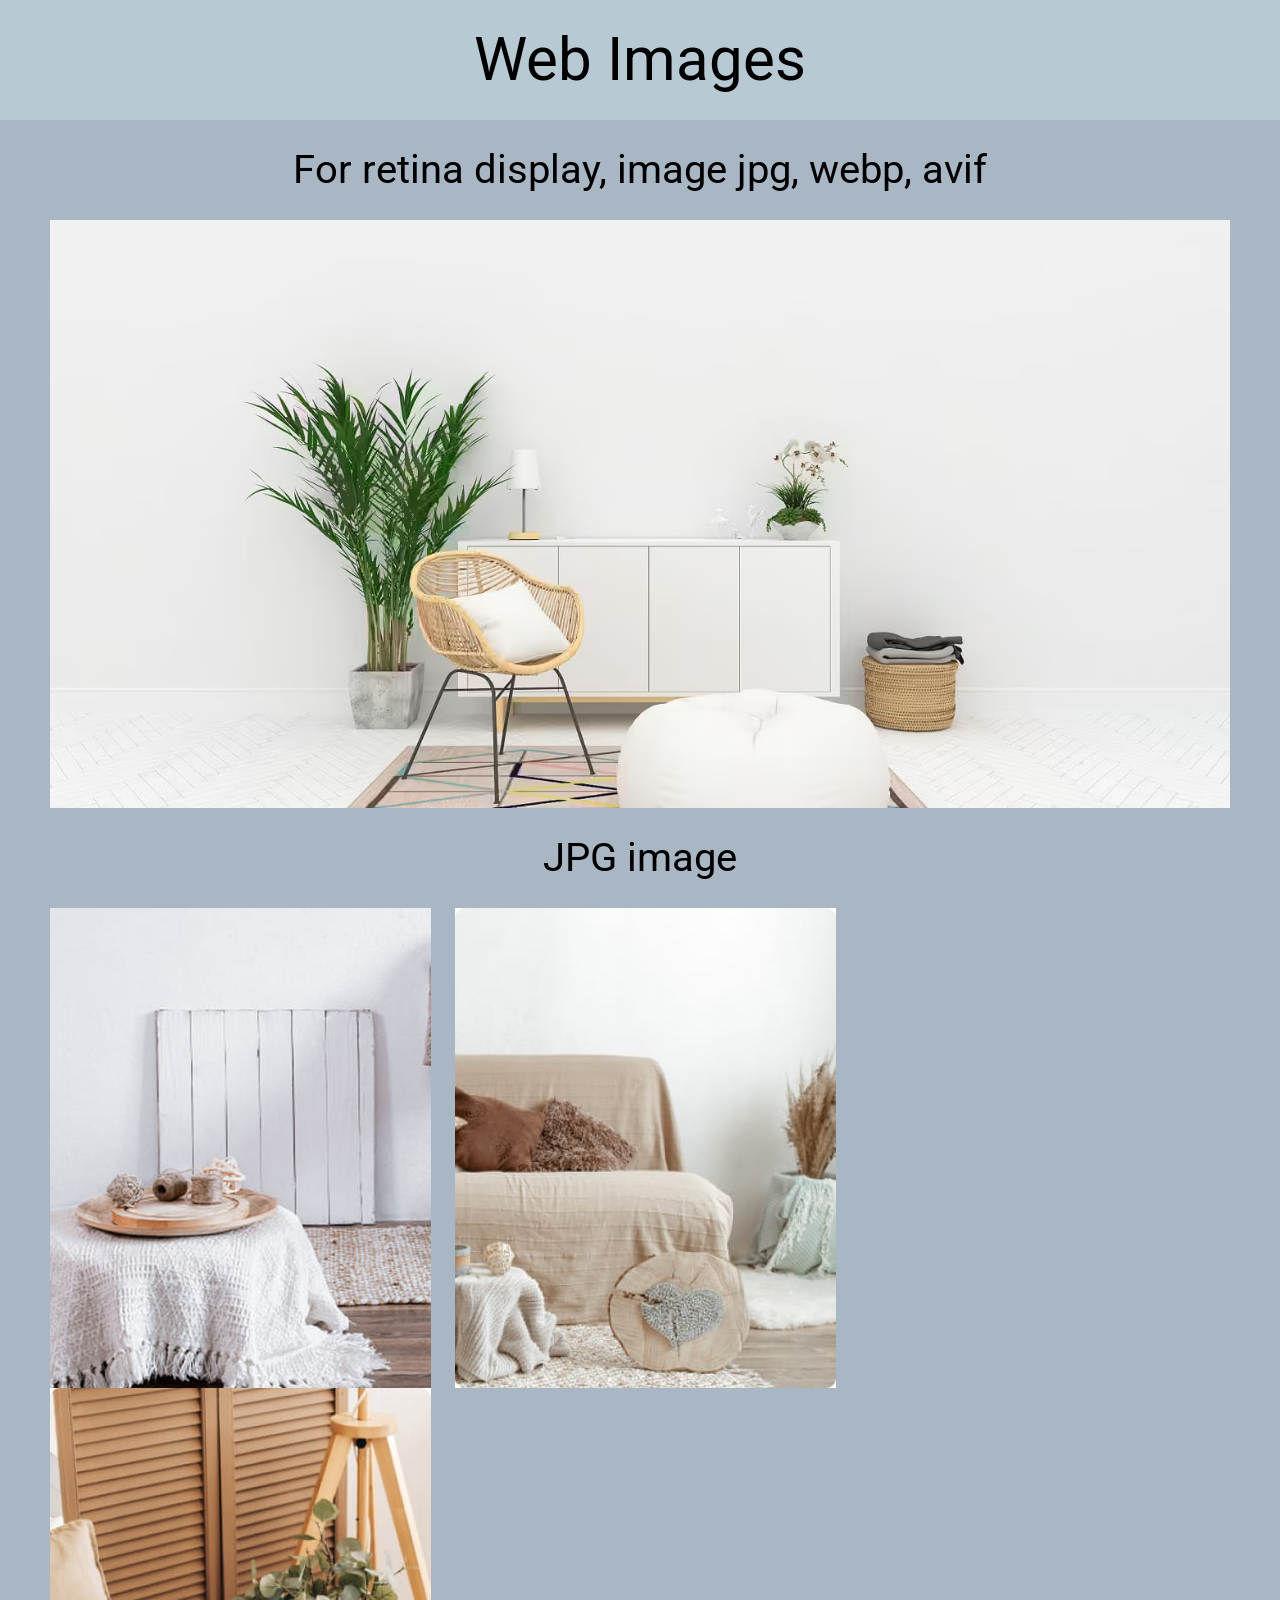
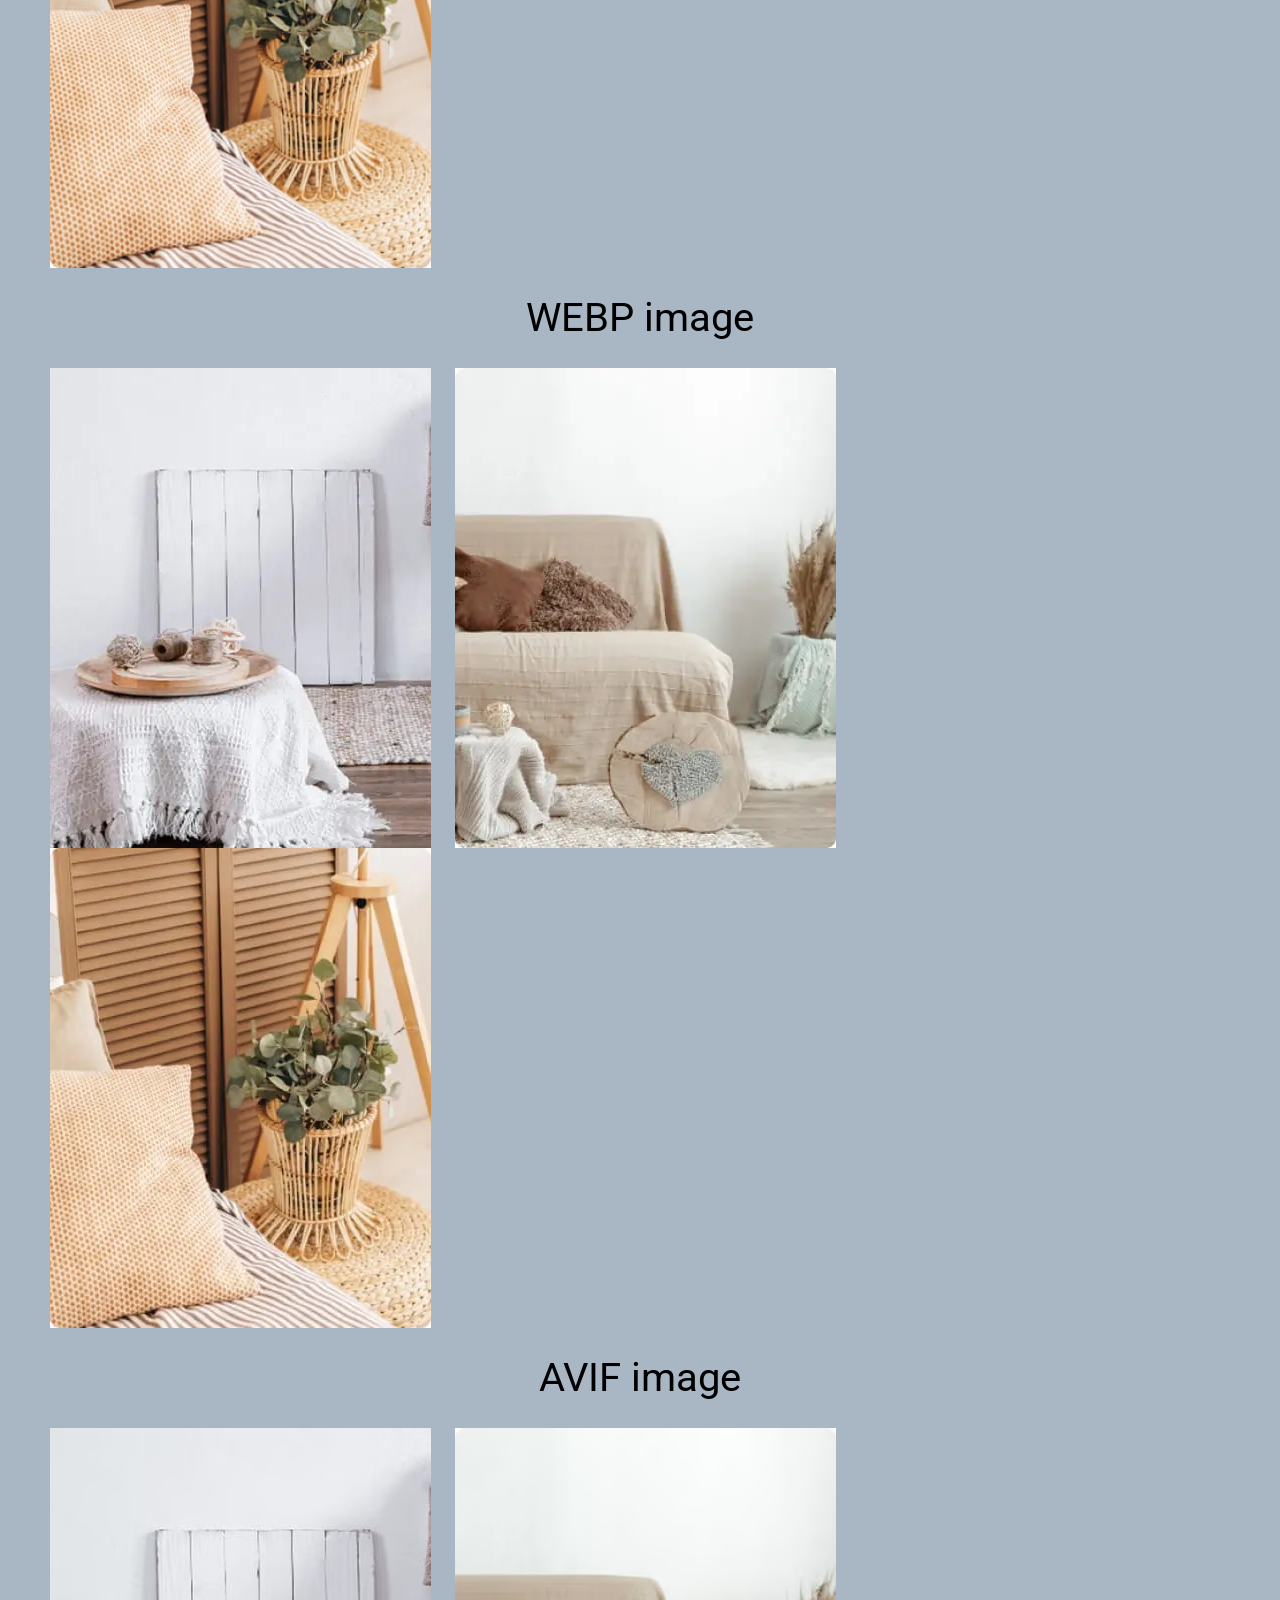
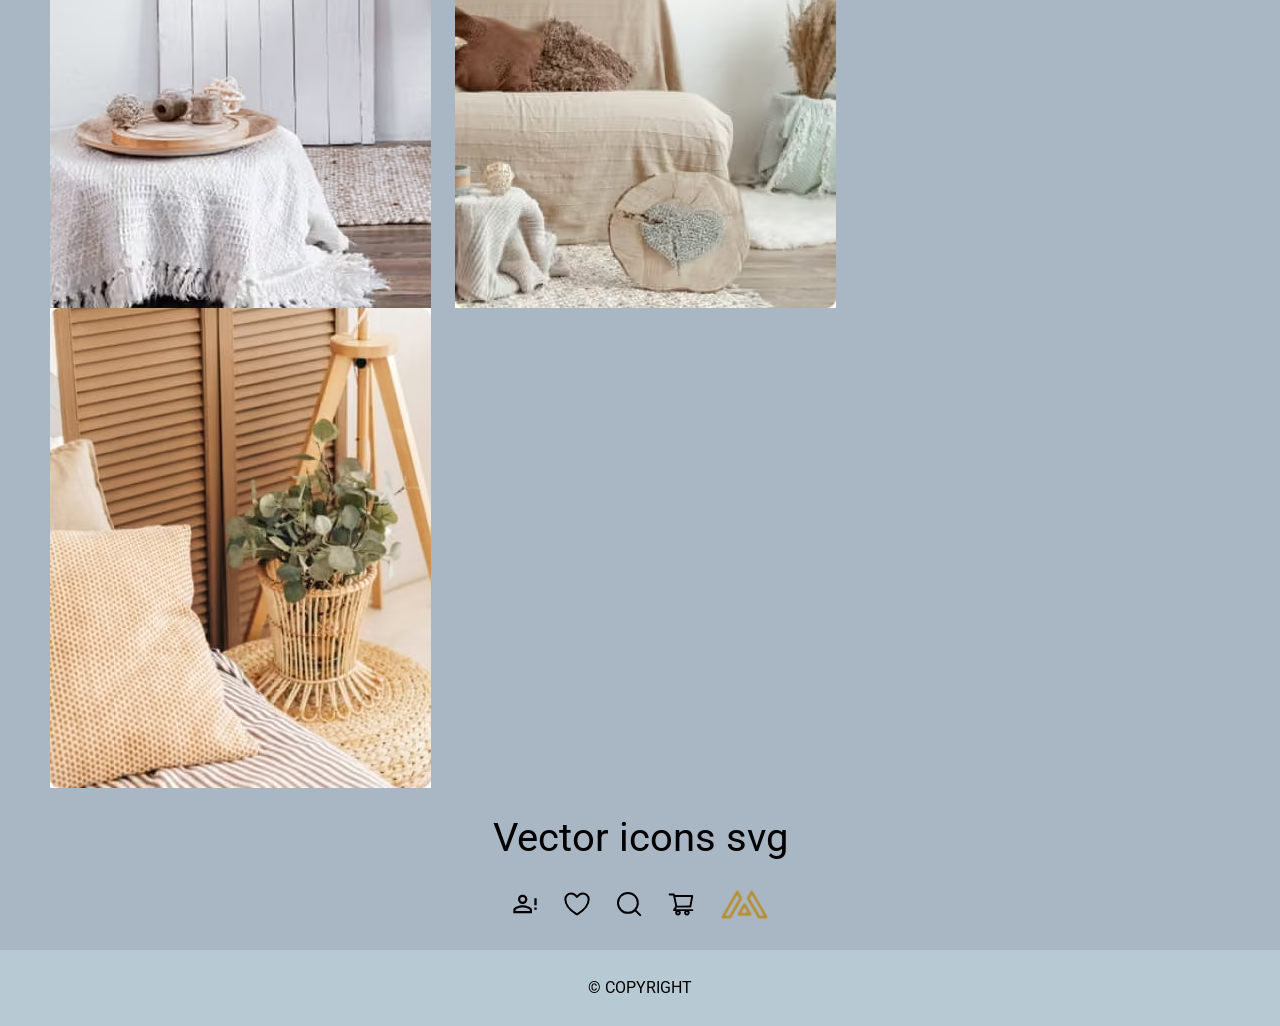
<file: lesson_8/index.html>
<!DOCTYPE html>
<html lang="en">
<head>
    <meta charset="UTF-8">
    <meta name="viewport" content="width=device-width, initial-scale=1.0">
    <title>Document</title>
    <link rel="stylesheet" href="./css/reset.css">
    <link rel="stylesheet" href="./css/style.css">
    <link rel="preconnect" href="https://fonts.googleapis.com">
    <link rel="preconnect" href="https://fonts.gstatic.com" crossorigin>
    <link href="https://fonts.googleapis.com/css2?family=Roboto:wght@400;700&display=swap" rel="stylesheet">
</head>
<body>
    <header class="header">
        <div class="header-container">
            <h1>Web Images</h1>
        </div>
    </header>
    <main class="main">
        <div class="main-container">
            <div class="main-content">
                <div class="retina-image">
                    <h2>For retina display, image jpg, webp, avif</h2>
                    <div>
                        <picture>
                            <source srcset="img/scandinavian-interior.avif 1x, img/scandinavian-interior-2x.avif 2x, img/scandinavian-interior-3x.avif 3x" type="image/avif">
                            <source srcset="img/scandinavian-interior.webp 1x, img/scandinavian-interior-2x.webp 2x, img/scandinavian-interior-3x.webp 3x" type="image/webp">
                            <img src="./img/scandinavian-interior.jpg" alt="scandinavian-interior">
                        </picture>
                    </div>
                </div>
                <div class="gallery-images">
                    <h2>JPG image</h2>
                    <div>
                        <img src="./img/dining.jpg" alt="dining">
                        <img src="./img/living.jpg" alt="living">
                        <img src="./img/bad-room.jpg" alt="bad room">
                    </div>
                    <h2>WEBP image</h2>
                    <div>
                        <img src="./img/dining.webp" alt="dining">
                        <img src="./img/living.webp" alt="living">
                        <img src="./img/bad-room.webp" alt="bad room">
                    </div>
                    <h2>AVIF image</h2>
                    <div>
                        <img src="./img/dining.avif" alt="dining">
                        <img src="./img/living.avif" alt="living">
                        <img src="./img/bad-room.avif" alt="bad room">
                    </div>
                </div>
                <div class="vector-icons">
                    <h2>Vector icons svg</h2>
                    <div>
                        <img src="./img/user.svg" alt="user icon">
                        <img src="./img/heart.svg" alt="user icon">
                        <img src="./img/search.svg" alt="user icon">
                        <img src="./img/shopping-cart.svg" alt="user icon">
                        <img src="./img/logo.svg" alt="user icon">
                    </div>
                </div>
            </div>
        </div>
    </main>
    <footer class="footer">
        <div class="footer-container">
            <div class="footer-content">&COPY; COPYRIGHT</div>
        </div>
    </footer>
</body>
</html>
</file>
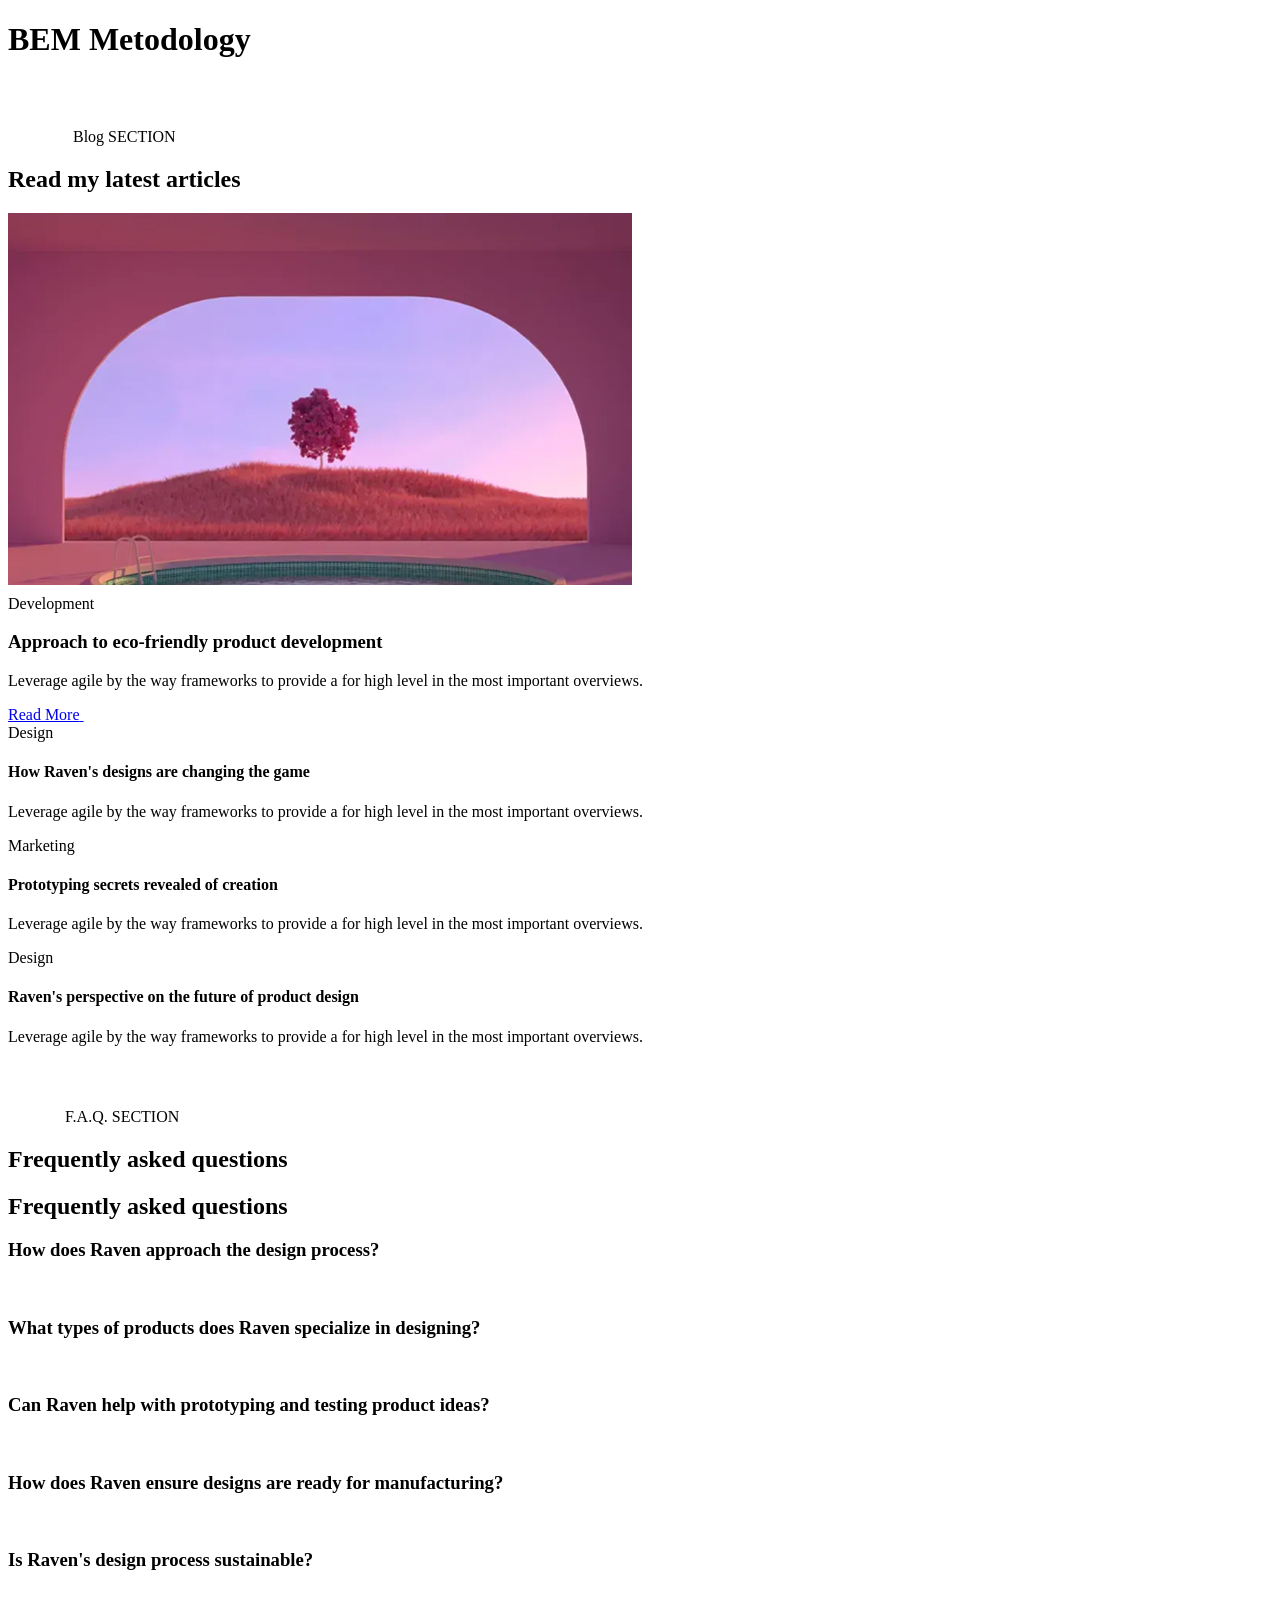
<file: lesson_9/index.html>
<!DOCTYPE html>
<html lang="en">
<head>
    <meta charset="UTF-8">
    <meta name="viewport" content="width=device-width, initial-scale=1.0">
    <title>Document</title>
</head>
<body>
    <header class="header">
        <div class="header__container">
            <div class="header__content">
                <h1 class="header__tite">BEM Metodology</h1>
            </div>
        </div>
    </header>
    <main class="main">
        <div class="main__section section">
            <div class="section__container">
                <div class="section__top top-section">
                    <img src="./img/globe.svg" alt="globe icon" class="top-section__icon">
                    <span class="top-section__text">Blog SECTION</span>
                    <h2 class="top-section__title">Read my latest articles</h2>
                </div>
                <div class="blog">
                    <div class="blog__wrapper">
                        <div class="blog__article article-blog">
                            <div class="article-blog__image">
                                <img src="./img/abstraction.jpg" alt="abstraction">
                            </div>
                            <div class="article-blog__row">
                                <span class="article-blog__lable">Development</span>
                                <span class="article-blog__date">
                                    <img src="./img/calendar.svg" alt="calendar icon">
                                </span>
                            </div>
                            <h3 class="article-blog__title">Approach to eco-friendly product development</h3>
                            <p class="article-blog__text">
                                Leverage agile by the way frameworks to provide a for high level in the most important overviews.
                            </p>
                            <a href="#" class="article-blog__button">
                                <span>Read More</span>
                                <img src="./img/arrow.svg" alt="arrow-right icon">
                            </a>
                        </div>
                        <div class="blog__items">
                            <div class="blog__item item-blog">
                                <span class="item-blog__lable">Design</span>
                                <h4 class="item-blog__title">How Raven's designs are changing the game</h4>
                                <p class="item-blog__text">
                                    Leverage agile by the way frameworks to provide a for high level in the most important overviews.
                                </p>
                            </div>
                            <div class="blog__item item-blog">
                                <span class="item-blog__lable">Marketing</span>
                                <h4 class="item-blog__title">Prototyping secrets revealed of creation</h4>
                                <p class="item-blog__text">
                                    Leverage agile by the way frameworks to provide a for high level in the most important overviews.
                                </p>
                            </div>
                            <div class="blog__item item-blog">
                                <span class="item-blog__lable">Design</span>
                                <h4 class="item-blog__title">Raven's perspective on the future of product design</h4>
                                <p class="item-blog__text">
                                    Leverage agile by the way frameworks to provide a for high level in the most important overviews.
                                </p>
                            </div>
                        </div>
                    </div>
                </div>
            </div>
        </div>
        <div class="main__section section">
            <div class="section__container">
                <div class="section__top top-section">
                    <img src="./img/rhombus.svg" alt="rhombus icon" class="top-section__icon">
                    <span class="top-section__text">F.A.Q. SECTION</span>
                    <h2 class="top-section__title">Frequently asked questions</h2>
                </div>
                <div class="acordion">
                    <h2 class="acordion__title">Frequently asked questions</h2>
                    <div class="acordion__items">
                        <div class="acordion__item">
                            <h3 class="acordion__subtitle">How does Raven approach the design process?</h3>
                            <span class="acordion__arrow">
                                <img src="./img/accordion-arrow.svg" alt="arrow-down icon">
                            </span>
                        </div>
                        <div class="acordion__item">
                            <h3 class="acordion__subtitle">What types of products does Raven specialize in designing?</h3>
                            <span class="acordion__arrow">
                                <img src="./img/accordion-arrow.svg" alt="arrow-down icon">
                            </span>
                        </div>
                        <div class="acordion__item">
                            <h3 class="acordion__subtitle">Can Raven help with prototyping and testing product ideas?</h3>
                            <span class="acordion__arrow">
                                <img src="./img/accordion-arrow.svg" alt="arrow-down icon">
                            </span>
                        </div>
                        <div class="acordion__item">
                            <h3 class="acordion__subtitle">How does Raven ensure designs are ready for manufacturing?</h3>
                            <span class="acordion__arrow">
                                <img src="./img/accordion-arrow.svg" alt="arrow-down icon">
                            </span>
                        </div>
                        <div class="acordion__item">
                            <h3 class="acordion__subtitle">Is Raven's design process sustainable?</h3>
                            <span class="acordion__arrow">
                                <img src="./img/accordion-arrow.svg" alt="arrow-down icon">
                            </span>
                        </div>
                    </div>
                </div>
            </div>
        </div>
    </main>
    <footer></footer>
</body>
</html>
</file>
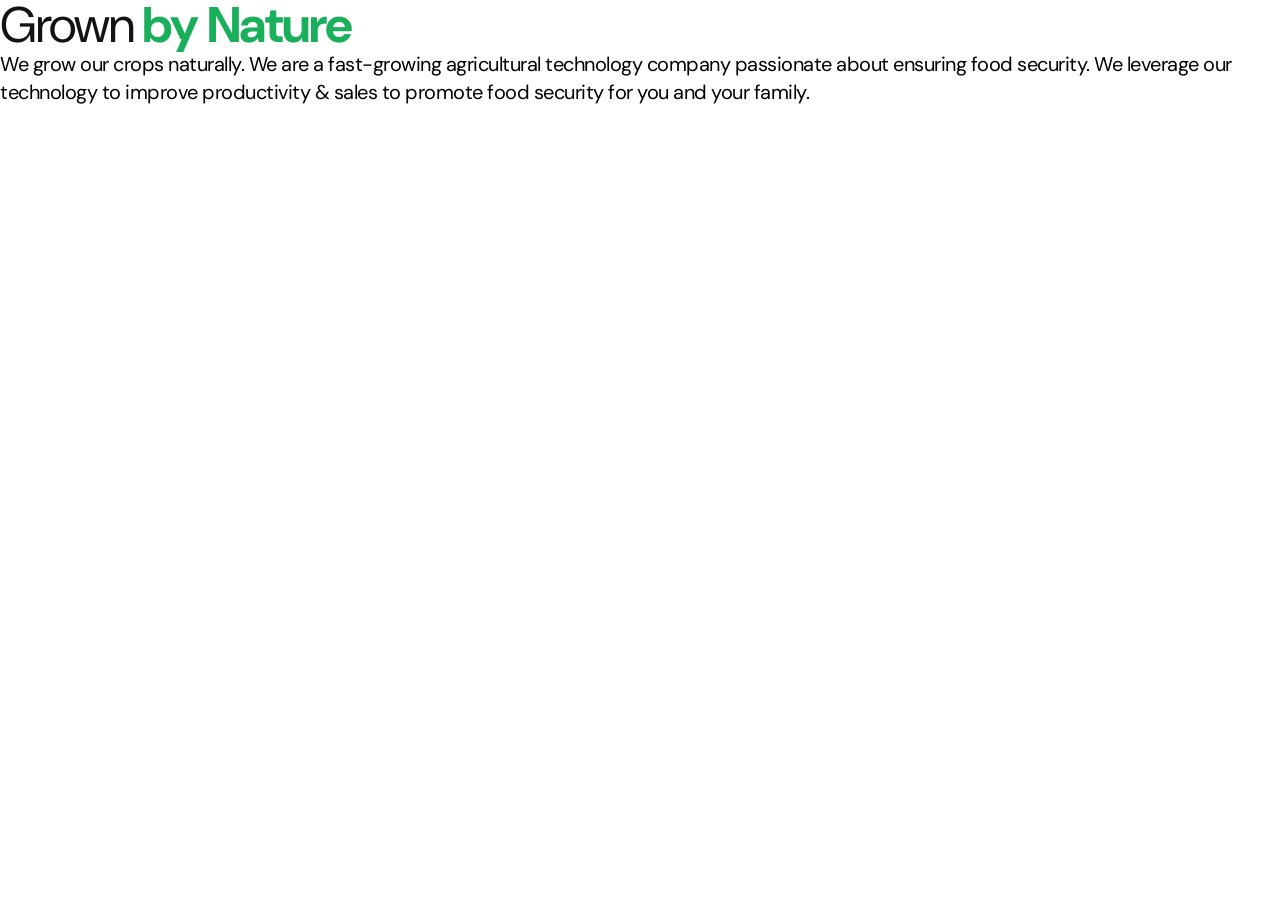
<file: lesson_4/frame.html>
<!DOCTYPE html>
<html lang="en">
<head>
    <meta charset="UTF-8">
    <meta name="viewport" content="width=device-width, initial-scale=1.0">
    <title>Document</title>
    <link rel="preconnect" href="https://fonts.googleapis.com">
    <link rel="preconnect" href="https://fonts.gstatic.com" crossorigin>
    <link href="https://fonts.googleapis.com/css2?family=DM%20Sans:wght@400;700&display=swap" rel="stylesheet">
    <link rel="stylesheet" href="./css/reset.css">
    <style>
        body {
            font-family: 'DM Sans', sans-serif;
        }
        h1 {
            font-weight: 400;
            font-size: 50px;
            letter-spacing: -1.26px;
            color: #131313;
        }
        h1 span {
            font-weight: 700;
            color: #1AAF5B;
        }
        p {
            font-size: 20px;
            line-height: 28px;
            letter-spacing: -0.5px;
            color: #000;
        }
    </style>
</head>
<body>
    <div>
        <h1>Grown <span>by Nature</span></h1>
        <p>
            We grow our crops naturally. We are a fast-growing agricultural technology company passionate about ensuring food security. We leverage our technology to improve productivity & sales to promote food security for you and your family.
        </p>
    </div>
</body>
</html>
</file>
<file: lesson_11/css/style.css>
[class*="__container"] {
    max-width: 1200px;
    margin: 0 auto 0 auto;
}

h1,h2,h3 {
    font-weight: 700;
    text-align: center;
}

h1 {
    font-size: 60px;
}

.header,
.footer {
    background-color: darkslategray;
    padding: 30px 0px;
    text-align: center;
}
h1,
h2,
h3,
.header,
.footer {
    color: navajowhite;
}

.page {
    background-color: indianred;
}

.page__section {padding: 50px 0px;}
.page__section:not(:last-child, .section--cube) {margin-bottom: 40px;}

.page__title {
    font-weight: 700;
    font-size: 50px;
    margin-bottom: 40px;
}

.block {
    font-size: 0;
}
.block:not(:last-child) {margin-bottom: 50px;}
.block__item {
    border: 4px solid lightcoral;
    border-radius: 15px;
    display: inline-block;
    width: 280px;
    text-align: center;
    padding: 20px;
}
.block__item:nth-child(4) ~ .block__item {margin-top: 25px;}
.block__item:not(:nth-child(4n)) {
    margin-right: 25px;
}
.block__title {
    font-weight: 700;
    font-size: 30px;
    margin-bottom: 20px;
}
.block__item div {
    background-color: darkslategray;
    border-radius: 20px;
    height: 240px;
    padding: 15px;
    font-size: 20px;
    color: navajowhite;
    transition: .4s ease-in;
}

.block--2d .block__item:nth-child(1):hover div {
    translate: 20px 0;
}
.block--2d .block__item:nth-child(2):hover div {
    translate: 0 20px;
}
.block--2d .block__item:nth-child(3):hover div {
    rotate: 45deg;
}
.block--2d .block__item:nth-child(4):hover div {
    rotate: x 90deg;
}
.block--2d .block__item:nth-child(5):hover div {
    rotate: y 90deg;
}
.block--2d .block__item:nth-child(6):hover div {
    scale: 1.2;
}
.block--2d .block__item:nth-child(7):hover div {
    scale: 1.2 1;
}
.block--2d .block__item:nth-child(8):hover div {
    scale: 1 1.2;
}
.block--2d .block__item:nth-child(9):hover div {
    transform: skew(-10deg, 20deg);
}
.block--2d .block__item:nth-child(10):hover div {
    transform: skew(10deg, 0);
}
.block--2d .block__item:nth-child(11):hover div {
    transform: skew(0, -10deg);
}
.block--2d .block__item:nth-child(12):hover div {
    transform: translate(20%, -20%) rotate(35deg) scale(1.1) skew(30deg, -40deg);
}

.block--origin .block__item:nth-child(1):hover div {
    rotate: 45deg;
    transform-origin: left top;
}
.block--origin .block__item:nth-child(2):hover div {
    rotate: 45deg;
    transform-origin: right top;
}
.block--origin .block__item:nth-child(3):hover div {
    rotate: 45deg;
    transform-origin: right bottom;
}
.block--origin .block__item:nth-child(4):hover div {
    rotate: 45deg;
    transform-origin: left bottom;
}

.section--cube {
    background-color: #000;
    padding: 30px 0px;
    color: #fff;
}
.section--cube h2 {
    color: #fff;
}
.section--cube-info {
    width: 380px;
    margin: 0 auto 0 auto;
    font-size: 30px;
    line-height: 1.2;
}
.block--cube {
    padding: 150px 0px;
}
.cube-container {
    position: relative;
    width: 300px;
    height: 300px;
    margin: 0 auto 0 auto;
    perspective: 500px;
}
.cube {
    width: 100%;
    height: 100%;
    transform-style: preserve-3d;
    transition: 1s ease-in;
}
.cube__side {
    background: linear-gradient(#151515, #00ec00);
    border: 2px solid #fff;
    font-weight: 700;
    font-size: 30px;
    text-align: center;
    line-height: 300px;
    text-transform: uppercase;
    position: absolute;
    top: 0;
    left: 0;
    width: 100%;
    height: 100%;
    opacity: 0.8;
    backface-visibility: hidden;
}
.front {
    transform: translate3d(0, 0, 150px);
}
.back {
    transform: rotateY(180deg) translate3d(0, 0, 150px);
}
.right {
    transform: rotateY(90deg) translate3d(0, 0, 150px);
}
.left {
    transform: rotateY(-90deg) translate3d(0, 0, 150px);
}
.top {
    transform: rotateX(90deg) translate3d(0, 0, 150px);
}
.bottom {
    transform: rotateX(-90deg) translate3d(0, 0, 150px);
}
.cube:hover {
    transform: rotate3d(2, 2, 1, 200deg);
}

.road {
    background-color: #ccc;
    padding: 100px 0px;
}
.track {
    background: #222 radial-gradient(ellipse at center, rgba(76, 76, 76, 1) 0%, rgba(89, 89, 89, 1) 12%, rgba(102, 102, 102, 1) 22%, rgba(71, 71, 71, 1) 32%, rgba(60, 60, 60, 1) 38%, rgba(34, 34, 34, 1) 49%, rgba(51, 51, 51, 1) 60%, rgba(43, 43, 43, 1) 76%, rgba(60, 60, 60, 1) 91%, rgba(53, 53, 53, 1) 100%);
    background-size: 3px 3px;
    border-top: 10px solid #333;
    border-bottom: 10px solid #333;
    width: 100%;
    height: 260px;
    position: relative;
}
.track::before {
    content: '';
    background: linear-gradient(90deg, rgba(0, 2, 34, 1) 0%, rgba(0, 2, 34, 1) 50%, rgba(247, 240, 29, 1) 51%, rgba(247, 240, 29, 1) 100%);
    background-size: 128px;
    width: 100%;
    height: 30px;
    position: absolute;
    top: 0;
    left: 0;
}
.track::after {
    content: '';
    background: linear-gradient(90deg, rgba(0, 2, 34, 1) 0%, rgba(0, 2, 34, 1) 50%, rgba(247, 240, 29, 1) 51%, rgba(247, 240, 29, 1) 100%);
    background-size: 128px;
    width: 100%;
    height: 30px;
    position: absolute;
    left: 0;
    bottom: 0;
}
.track-marcup {
    background: linear-gradient(90deg, rgba(255, 255, 255, 1) 0%, rgba(255, 255, 255, 1) 79%, rgba(0, 0, 0, 0) 80%, rgba(0, 0, 0, 0) 100%);
    background-size: 80px;
    width: 100%;
    height: 12px;
    position: absolute;
    left: 0;
    top: 50%;
    translate: 0 -50%;
    transform: skewX(10deg);
}
.car {
    width: 500px;
    position: relative;
    top: 50px;
    left: 50%;
    transform: translateX(-50%);
    z-index: 20;
}

.frame {
    border: 5px solid #D20A2E;
    border-radius: 30px 70px 20px 20px;
    width: 250px;
    height: 170px;
    position: absolute;
    left: 50%;
    bottom: 0;
    transform: translateX(-50%);
    z-index: 10;
}
.frame--body {
    height: 100%;
    position: relative;
}
.frame--body::before {
    content: '';
    background-color: #D20A2E;
    width: 7px;
    height: 100%;
    position: absolute;
    top: 0;
    left: 50%;
    transform: translateX(-50%);
    z-index: 5;
}
.frame--window {
    background: linear-gradient(135deg, rgba(13, 13, 13, 1) 0%, rgba(56, 56, 56, 1) 27%, rgba(13, 13, 13, 1) 38%, rgba(1, 1, 1, 1) 57%, rgba(78, 78, 78, 1) 76%, rgba(56, 56, 56, 1) 94%, rgba(27, 27, 27, 1) 100%);
    border-radius: 25px 65px 0 0;
    width: 100%;
    height: 66px;
    position: absolute;
    top: 0;
    left: 0;
}
.frame--door::before {
    content: '';
    background-color: #D20A2E;
    border: 2px solid #444;
    border-radius: 0 0 0 15px;
    width: 117px;
    height: 95px;
    position: absolute;
    bottom: 0;
    left: 0;
    z-index: 5;
}
.frame--door::after {
    content: '';
    background-color: #D20A2E;
    border: 2px solid #444;
    border-radius: 0 0 15px 0;
    width: 117px;
    height: 95px;
    position: absolute;
    bottom: 0;
    right: 0;
    z-index: 5;
}
.frame--door-hands::before {
    content: '';
    background-color: #444;
    border-radius: 0 0 0 10px;
    width: 35px;
    height: 10px;
    position: absolute;
    top: 85px;
    left: 20px;
    z-index: 7;
}
.frame--door-hands::after {
    content: '';
    background-color: #444;
    border-radius: 0 0 10px 0;
    width: 35px;
    height: 10px;
    position: absolute;
    top: 85px;
    right: 20px;
    z-index: 7;
}
.frame--mirror {
    background-color: silver;
    border-radius: 100%;
    width: 8px;
    height: 8px;
    position: absolute;
    top: 66px;
    right: 0px;
    z-index: 7;
}
.frame--mirror::before {
    content: '';
    background-color: silver;
    border-radius: 7px 7px 0 7px;
    width: 28px;
    height: 17px;
    position: absolute;
    top: -12px;
    left: -22px;
}

.body {
    background-color: #D20A2E;
    border-radius: 40px 40px 0 0;
    height: 100px;
    position: relative;
}
.body--engine {
    border: solid #444;
    border-width: 0 0 1px 1px;
    border-bottom-left-radius: 1em;
    width: 100px;
    height: 10px;
    position: absolute;
    top: 0;
    right: 25px;
}
.body--rear-light {
    background-color: maroon;
    border-radius: 25px 0;
    width: 32px;
    height: 32px;
    position: absolute;
    top: 0;
    left: 0;
    transition: .2s ease-in;
}
.body--front-light {
    background-color: #e7e1e1;
    border-radius: 0 40px 0 15px;
    width: 25px;
    height: 30px;
    position: absolute;
    top: 10px;
    right: 0px;
    transition: .2s ease-in;
}
.body-petrol {
    border: 2px solid #444;
    border-radius: 5px;
    width: 30px;
    height: 30px;
    position: absolute;
    top: 18px;
    left: 40px;
}
.body-petrol::before {
    content: '';
    background-color: #444;
    border-radius: 100%;
    width: 10px;
    height: 10px;
    position: absolute;
    bottom: 5px;
    left: 5px;
}

.bottom-tuning {
    background-color: silver;
    border-radius: 0 0 10px 10px;
    width: 283px;
    height: 10px;
    position: absolute;
    bottom: -8px;
    left: 50%;
    transform: translateX(-50%);
    z-index: 10;
}
.bottom-tuning::before,
.bottom-tuning::after {
    content: '';
    background-color: silver;
    width: 30px;
    height: 10px;
    position: absolute;
    bottom: 0;
}
.bottom-tuning::before {
    border-radius: 5px 0 5px 5px;
    left: -122px;
}
.bottom-tuning::after {
    border-radius: 0 5px 5px 5px;
    right: -122px;
}

.tires--tire-underwing,
.tires--front-underwing {
    border-radius: 48px 48px 0 0;
    box-shadow: 0 -.5em 0 silver;
    width: 96px;
    height: 48px;
    position: absolute;
    bottom: -10px;
    overflow: hidden;
}
.tires--tire-underwing {
    left: 15px;
}
.tires--front-underwing {
    right: 15px;
}
.tires--tire-underwing::before,
.tires--front-underwing::after {
    content: '';
    background-color: #333;
    width: 100%;
    height: 100%;
    position: absolute;
    top: -10px;
    left: 0;
}

.tire-mask {
    border-radius: 48px 48px 0 0;
    width: 96px;
    height: 96px;
    position: absolute;
    bottom: -58px;
    overflow: hidden;
}
.tires--rear-tire {
    left: 15px;
}
.tires--front-tire {
    right: 15px;
}
.tire {
    background-color: #111;
    border-radius: 50%;
    width: 85%;
    height: 85%;
    margin: -10px auto 0 auto;
    position: relative;
}
.tire--disc {
    background-color: #eee;
    border-radius: 100%;
    width: 50px;
    height: 50px;
    position: absolute;
    top: 50%;
    left: 50%;
    transform: translate(-50%, -50%);
}
.tire--screws {
    width: 100%;
    height: 100%;
    position: relative;
    rotate: 25deg;
}
.tire--screw {
    background-color: #555;
    border-radius: 100%;
    width: 6px;
    height: 6px;
    position: absolute;
}
.tire--screw:nth-child(odd) {
    top: 50%;
    transform: translateY(-50%);
}
.tire--screw:nth-child(even) {
    left: 50%;
    transform: translateX(-50%);
}
.tire--screw:nth-child(1) {
    left: 6px;

}
.tire--screw:nth-child(2) {
    top: 6px;
}
.tire--screw:nth-child(3) {
    right: 6px;
}
.tire--screw:nth-child(4) {
    bottom: 6px;
}
.tire--axis {
    background-color: #555;
    border-radius: 100%;
    width: 15px;
    height: 15px;
    position: absolute;
    top: 50%;
    left: 50%;
    transform: translate(-50%, -50%);
    z-index: 5;
}

.car:hover 
.body--rear-light {
    background-color: red;
    box-shadow: -3px -3px 20px red;
}
.car:hover 
.body--front-light {
    background-color: yellow;
    box-shadow: -3px -3px 20px yellow;
}
</file>
<file: lesson_12/css/style.css>
[class*="-container"] {
    max-width: 1200px;
    margin: 0 auto 0 auto;
}
.wrapper {
    overflow: hidden;
}

header {
    padding: 30px 0;
}

h1 {
    font-family: 'Roboto';
    font-weight: 700;
    font-size: 70px;
    text-align: center;
}

.road {
    background-color: #ccc;
    padding: 200px 0px;
}
.track {
    background: #222 radial-gradient(ellipse at center, rgba(76, 76, 76, 1) 0%, rgba(89, 89, 89, 1) 12%, rgba(102, 102, 102, 1) 22%, rgba(71, 71, 71, 1) 32%, rgba(60, 60, 60, 1) 38%, rgba(34, 34, 34, 1) 49%, rgba(51, 51, 51, 1) 60%, rgba(43, 43, 43, 1) 76%, rgba(60, 60, 60, 1) 91%, rgba(53, 53, 53, 1) 100%);
    background-size: 3px 3px;
    border-top: 10px solid #333;
    border-bottom: 10px solid #333;
    width: 100%;
    height: 260px;
    position: relative;
}
.track::before {
    content: '';
    background: linear-gradient(90deg, rgba(0, 2, 34, 1) 0%, rgba(0, 2, 34, 1) 50%, rgba(247, 240, 29, 1) 51%, rgba(247, 240, 29, 1) 100%);
    background-size: 128px;
    width: 100%;
    height: 30px;
    position: absolute;
    top: 0;
    left: 0;
    transform: skewX(10deg);
}
.track::after {
    content: '';
    background: linear-gradient(90deg, rgba(0, 2, 34, 1) 0%, rgba(0, 2, 34, 1) 50%, rgba(247, 240, 29, 1) 51%, rgba(247, 240, 29, 1) 100%);
    background-size: 128px;
    width: 100%;
    height: 30px;
    position: absolute;
    left: 0;
    bottom: 0;
    transform: skewX(10deg);
}
.track-marcup {
    background: linear-gradient(90deg, rgba(255, 255, 255, 1) 0%, rgba(255, 255, 255, 1) 79%, rgba(0, 0, 0, 0) 80%, rgba(0, 0, 0, 0) 100%);
    background-size: 80px;
    width: 100%;
    height: 12px;
    position: absolute;
    left: 0;
    top: 50%;
    translate: 0 -50%;
    transform: skewX(10deg);
}
.car {
    width: 500px;
    position: absolute;
    top: 50px;
    right: 30%;
    z-index: 20;
    animation: moving 10s linear -2s infinite,
    shaking .2s linear infinite alternate;
}

@keyframes moving {
    0% {
        right: 120%;
        animation-timing-function: ease-out;
    }
    35% {
        right: 30%;
    }
    36%, 56% {
        right: 29.8%;
        animation-timing-function: ease-in;
    }
    100% {
        right: -80em;
    }
}

@keyframes shaking {
    0% {
        transform: translateY(.1em);
    }
    100% {
        transform: translateY(0);
    }
}

.frame {
    border: 5px solid #D20A2E;
    border-radius: 30px 70px 20px 20px;
    width: 250px;
    height: 170px;
    position: absolute;
    left: 50%;
    bottom: 0;
    transform: translateX(-50%);
    z-index: 10;
}
.frame--body {
    height: 100%;
    position: relative;
}
.frame--body::before {
    content: '';
    background-color: #D20A2E;
    width: 7px;
    height: 100%;
    position: absolute;
    top: 0;
    left: 50%;
    transform: translateX(-50%);
    z-index: 5;
}
.frame--window {
    background: linear-gradient(135deg, rgba(13, 13, 13, 1) 0%, rgba(56, 56, 56, 1) 27%, rgba(13, 13, 13, 1) 38%, rgba(1, 1, 1, 1) 57%, rgba(78, 78, 78, 1) 76%, rgba(56, 56, 56, 1) 94%, rgba(27, 27, 27, 1) 100%);
    border-radius: 25px 65px 0 0;
    width: 100%;
    height: 66px;
    position: absolute;
    top: 0;
    left: 0;
}
.frame--door::before {
    content: '';
    background-color: #D20A2E;
    border: 2px solid #444;
    border-radius: 0 0 0 15px;
    width: 117px;
    height: 95px;
    position: absolute;
    bottom: 0;
    left: 0;
    z-index: 5;
}
.frame--door::after {
    content: '';
    background-color: #D20A2E;
    border: 2px solid #444;
    border-radius: 0 0 15px 0;
    width: 117px;
    height: 95px;
    position: absolute;
    bottom: 0;
    right: 0;
    z-index: 5;
}
.frame--door-hands::before {
    content: '';
    background-color: #444;
    border-radius: 0 0 0 10px;
    width: 35px;
    height: 10px;
    position: absolute;
    top: 85px;
    left: 20px;
    z-index: 7;
}
.frame--door-hands::after {
    content: '';
    background-color: #444;
    border-radius: 0 0 10px 0;
    width: 35px;
    height: 10px;
    position: absolute;
    top: 85px;
    right: 20px;
    z-index: 7;
}
.frame--mirror {
    background-color: silver;
    border-radius: 100%;
    width: 8px;
    height: 8px;
    position: absolute;
    top: 66px;
    right: 0px;
    z-index: 7;
}
.frame--mirror::before {
    content: '';
    background-color: silver;
    border-radius: 7px 7px 0 7px;
    width: 28px;
    height: 17px;
    position: absolute;
    top: -12px;
    left: -22px;
}

.body {
    background-color: #D20A2E;
    border-radius: 40px 40px 0 0;
    height: 100px;
    position: relative;
}
.body--engine {
    border: solid #444;
    border-width: 0 0 1px 1px;
    border-bottom-left-radius: 1em;
    width: 100px;
    height: 10px;
    position: absolute;
    top: 0;
    right: 25px;
}
.body--rear-light {
    background-color: maroon;
    border-radius: 25px 0;
    width: 32px;
    height: 32px;
    position: absolute;
    top: 0;
    left: 0;
    transition: .2s ease-in;
    animation: rearLight 10s linear -2s infinite;
}

@keyframes rearLight {
        0%, 27% {
        background: maroon;
        box-shadow: none;
    }
    28%, 56% {
        background: red;
        box-shadow: -.2em -.2em 20px red;
    }
    57%, 100% {
        background: maroon;
        box-shadow: none;
    }
}

.body--front-light {
    background-color: #e7e1e1;
    border-radius: 0 40px 0 15px;
    width: 25px;
    height: 30px;
    position: absolute;
    top: 10px;
    right: 0px;
    transition: .2s ease-in;
    animation: frontLight 10s linear -2s infinite;
}

@keyframes frontLight {
        0%, 27% {
        background: #e7e1e1;
        box-shadow: none;
    }
    28%, 56% {
        background: yellow;
        box-shadow: -.2em -.2em 20px red;
    }
    57%, 100% {
        background: #e7e1e1;
        box-shadow: none;
    }
}

.body-petrol {
    border: 2px solid #444;
    border-radius: 5px;
    width: 30px;
    height: 30px;
    position: absolute;
    top: 18px;
    left: 40px;
}
.body-petrol::before {
    content: '';
    background-color: #444;
    border-radius: 100%;
    width: 10px;
    height: 10px;
    position: absolute;
    bottom: 5px;
    left: 5px;
}

.bottom-tuning {
    background-color: silver;
    border-radius: 0 0 10px 10px;
    width: 283px;
    height: 10px;
    position: absolute;
    bottom: -8px;
    left: 50%;
    transform: translateX(-50%);
    z-index: 10;
}
.bottom-tuning::before,
.bottom-tuning::after {
    content: '';
    background-color: silver;
    width: 30px;
    height: 10px;
    position: absolute;
    bottom: 0;
}
.bottom-tuning::before {
    border-radius: 5px 0 5px 5px;
    left: -122px;
}
.bottom-tuning::after {
    border-radius: 0 5px 5px 5px;
    right: -122px;
}

.tires--tire-underwing,
.tires--front-underwing {
    border-radius: 48px 48px 0 0;
    box-shadow: 0 -.5em 0 silver;
    width: 96px;
    height: 48px;
    position: absolute;
    bottom: -10px;
    overflow: hidden;
}
.tires--tire-underwing {
    left: 15px;
}
.tires--front-underwing {
    right: 15px;
}
.tires--tire-underwing::before,
.tires--front-underwing::after {
    content: '';
    background-color: #333;
    width: 100%;
    height: 100%;
    position: absolute;
    top: -10px;
    left: 0;
}

.tire-mask {
    border-radius: 48px 48px 0 0;
    width: 96px;
    height: 96px;
    position: absolute;
    bottom: -58px;
    overflow: hidden;
}
.tires--rear-tire {
    left: 15px;
}
.tires--front-tire {
    right: 15px;
}
.tire {
    background-color: #111;
    border-radius: 50%;
    width: 85%;
    height: 85%;
    margin: -10px auto 0 auto;
    position: relative;
    animation: rotate 10s linear -2s infinite;
}

@keyframes rotate {
    0% {
        transform: rotate(0deg);
        animation-timing-function: ease-out;
    }
    36%, 56% {
        transform: rotate(350deg);
        animation-timing-function: ease-in;
    }
    100% {
        transform: rotate(910deg);
    }
}

.tire--disc {
    background-color: #eee;
    border-radius: 100%;
    width: 50px;
    height: 50px;
    position: absolute;
    top: 50%;
    left: 50%;
    transform: translate(-50%, -50%);
}
.tire--screws {
    width: 100%;
    height: 100%;
    position: relative;
    rotate: 25deg;
}
.tire--screw {
    background-color: #555;
    border-radius: 100%;
    width: 6px;
    height: 6px;
    position: absolute;
}
.tire--screw:nth-child(odd) {
    top: 50%;
    transform: translateY(-50%);
}
.tire--screw:nth-child(even) {
    left: 50%;
    transform: translateX(-50%);
}
.tire--screw:nth-child(1) {
    left: 6px;

}
.tire--screw:nth-child(2) {
    top: 6px;
}
.tire--screw:nth-child(3) {
    right: 6px;
}
.tire--screw:nth-child(4) {
    bottom: 6px;
}
.tire--axis {
    background-color: #555;
    border-radius: 100%;
    width: 15px;
    height: 15px;
    position: absolute;
    top: 50%;
    left: 50%;
    transform: translate(-50%, -50%);
    z-index: 5;
}

.footer__text {
    padding: 30px 0px;
    text-align: center;
}
</file>
<file: lesson_3/css/style.css>
[href] {
    color: #4b3eff;
}

#main-title {
    color: #1299dc;
}
.text {
    color: #1617ac;
}
.main-text {
    color: #b13d37;
}
.secondary-title {
    color: orangered;
}

div[id$="ukrainian-state"] .article-constitution {
    color: red;
}
div[id^="ukrainian-state"] .roman-symbols {
    color: #987676;
}

h3 {
    color: #ff8600;
}

.state-territory .list li {
    color: #1617ac;
}
.state-territory .list li + li {
    color: #d3d31a;
}
#state-territory > p {
    color: #992c2c;
}

.population h3 ~ span {
    color: #2ab6e6;
}

.area .list-item,
.climate .list-item,
.population .list-item {
    color: #43403d;
}

.list li > h4 {
    color: #4b3eff;
}

.footer .nav a {
    color: #ff8f23;
}
</file>
<file: lesson_4/css/font.css>
@font-face {
    font-family: 'Montserrat';
    src: url('../fonts/Montserrat-Thin.woff2') format('woff2'),
        url('../fonts/Montserrat-Thin.woff') format('woff');
    font-weight: 100;
    font-style: normal;
    font-display: swap;
}

@font-face {
    font-family: 'Montserrat';
    src: url('../fonts/Montserrat-ExtraLight.woff2') format('woff2'),
        url('../fonts/Montserrat-ExtraLight.woff') format('woff');
    font-weight: 200;
    font-style: normal;
    font-display: swap;
}

@font-face {
    font-family: 'Montserrat';
    src: url('../fonts/Montserrat-Light.woff2') format('woff2'),
        url('../fonts/Montserrat-Light.woff') format('woff');
    font-weight: 300;
    font-style: normal;
    font-display: swap;
}

@font-face {
    font-family: 'Montserrat';
    src: url('../fonts/Montserrat-Regular.woff2') format('woff2'),
        url('../fonts/Montserrat-Regular.woff') format('woff');
    font-weight: normal;
    font-style: normal;
    font-display: swap;
}

@font-face {
    font-family: 'Montserrat';
    src: url('../fonts/Montserrat-Medium.woff2') format('woff2'),
        url('../fonts/Montserrat-Medium.woff') format('woff');
    font-weight: 500;
    font-style: normal;
    font-display: swap;
}

@font-face {
    font-family: 'Montserrat';
    src: url('../fonts/Montserrat-SemiBold.woff2') format('woff2'),
        url('../fonts/Montserrat-SemiBold.woff') format('woff');
    font-weight: 600;
    font-style: normal;
    font-display: swap;
}

@font-face {
    font-family: 'Montserrat';
    src: url('../fonts/Montserrat-Bold.woff2') format('woff2'),
        url('../fonts/Montserrat-Bold.woff') format('woff');
    font-weight: bold;
    font-style: normal;
    font-display: swap;
}

@font-face {
    font-family: 'Montserrat';
    src: url('../fonts/Montserrat-ExtraBold.woff2') format('woff2'),
        url('../fonts/Montserrat-ExtraBold.woff') format('woff');
    font-weight: 800;
    font-style: normal;
    font-display: swap;
}

@font-face {
    font-family: 'Montserrat';
    src: url('../fonts/Montserrat-Black.woff2') format('woff2'),
        url('../fonts/Montserrat-Black.woff') format('woff');
    font-weight: 900;
    font-style: normal;
    font-display: swap;
}
</file>
<file: lesson_4/css/style.css>
body {
    font-family: 'Muish', sans-serif;
    font-weight: 400;
    font-size: 20px;
    line-height: 1.2;
    color: chocolate;
}

.main-title {
    font-weight: 900;
    font-size: 40px;
    line-height: 2.4;
    color: maroon;
    text-decoration: underline 15px solid;
    text-decoration-style: dashed;
    text-underline-offset: 10px;
}
.secondary-title {
    font-weight: 700;
    font-size: 28px;
    line-height: 2;
    color: darkblue;
}
.third-level-heading {
    font-weight: 700;
    font-size: 22px;
    color: mediumslateblue;
}

.font-weight {
    font-family: 'Montserrat', sans-serif;
}
.font-weight-thin {
    font-weight: 100;
    font-size: 20px;
}
.font-weight-extralight {
    font-weight: 200;
    font-size: 22px;
}
.font-weight-light {
    font-weight: 300;
    font-size: 24px;
}
.font-weight-regular {
    font-weight: 400;
    font-size: 26px;
}
.font-weight-medium {
    font-weight: 500;
    font-size: 28px;
}
.font-weight-semibold {
    font-weight: 600;
    font-size: 30px;
}
.font-weight-bold {
    font-weight: 700;
    font-size: 32px;
}
.font-weight-extrabold {
    font-weight: 800;
    font-size: 34px;
}
.font-weight-black {
    font-weight: 900;
    font-size: 36px;
}

.font-style-italic p {
    font-style: italic;
}
.font-style-oblique p {
    font-style: oblique;
}

.text-align-center {
    text-align: center;
}
.text-align-right {
    text-align: right;
}
.text-align-justify {
    text-align: justify;
}

.color-rgba {
    color: rgba(255 0 0 / 50%);
}
.color-hex {
    color: #ffa500;
}
.color-hsl {
    color: hsl(120deg 100% 25.1%);
}

.text-decoration p {
    line-height: 2;
}
.line-through p {
    text-decoration: line-through;
}
.underline p {
    text-decoration: underline;
}
.overline p {
    text-decoration: overline;
}
.grammar-error p {
    text-decoration-line: grammar-error;
}
.spelling-error p {
    text-decoration-line: spelling-error;
}
.thickness p {
    text-decoration: underline;
    text-decoration-style: solid;
    text-decoration-thickness: 5px;
}
.offset p {
    text-decoration-line: underline;
    text-underline-offset: 10px;
}
.dashed p {
    text-decoration: underline dashed 5px;
    text-underline-offset: 5px;
}
.dotted p {
    text-decoration: underline dotted 5px;
    text-underline-offset: 5px;
}
.double p {
    text-decoration: underline double 5px;
    text-underline-offset: 5px;
}
.wavy p {
    text-decoration: underline wavy 5px;
    text-underline-offset: 5px;
}

.text-shadow p {
    text-shadow: 14px 9px 8px #04A, 32px -11px 9px #39c0a8;
    font-size: 70px;
}

.text-transform-capitalize p {
    text-transform: capitalize;
}
.text-transform-lowercase p {
    text-transform: lowercase;
}
.text-transform-uppercase p {
    text-transform: uppercase;
}

.line-height p {
    line-height: 3;
}
.letter-spacing p {
    letter-spacing: 2px;
}
.white-space p {
    white-space: nowrap;
}
.word-spacing p {
    word-spacing: 5px;
}

.footer {
    text-align: center;
}
.footer a {
    font-size: 30px;
    line-height: 2;
    text-transform: uppercase;
    color: mediumvioletred;
}
</file>
<file: lesson_5/css/style.css>
.container {
    max-width: 800px;
    margin: 0 auto 0 auto;
}

header {
    padding: 30px 0;
}

.nav-item {
    display: inline-block;
}
.nav li ~ li {
    margin-left: 10px;
}
.nav-link {
    color: mediumaquamarine;
} 

.section ~ .section{
    margin-top: 30px;
}

.section div ~ div{
    margin-top: 15px;
}

h1 {
    font-size: 30px;
    color: indianred;
    margin-bottom: 25px;
}
h2 {
    font-size: 26px;
    color: lightseagreen;
    margin-bottom: 10px;
}
h3 {
    font-size: 22px;
    color: lightslategray;
    margin-bottom: 5px;
}
p {
    color: dimgray;
}
.block p {
    background-color: lightgreen;
}
.inline-block p {
    background-color: lightgreen;
    display: inline-block;
}
.inline a {
    background-color: lightgreen;
    color: navy;
}

.border-box {
    background-color: lightgreen;
    width: 500px;
    padding: 20px;
}
.content-box {
    background-color: lightgreen;
    box-sizing: content-box;
    width: 500px;
    padding: 20px;
}
.padding div {
    background-color: bisque;
}
.padding-all {
    padding: 20px;
}
.padding-vertical {
    padding: 20px 0px;
}
.padding-horizontal {
    padding: 0px 20px;
}
.padding-top {
    padding-top: 20px;
}
.padding-right {
    padding-right: 20px;
}
.padding-bottom {
    padding-bottom: 20px;
}
.padding-left {
    padding-left: 20px;
}

.margin p {
    padding: 20px;
}
.margin p {
    background-color: lightgreen;
}
.margin-vertical p ~ p {
    margin-top: 20px;
}
.margin-horizontal-row {
    font-size: 0px;
}
.margin-horizontal-row p {
    display: inline-block;
    font-size: 20px;
}
.margin-horizontal .first-child {
    margin-right: 20px;
}

.text-1 {
    margin-bottom: 20px;
}
.text-2 {
    margin-top: 15px;
}

.fix-size div {
    background-color: paleturquoise;
    width: 300px;
    height: 150px;
}
.size div div {
    padding: 20px;
}
.min-max-size div {
    background-color: paleturquoise;
    min-width: 250px;
    min-height: 200px;
    max-width: 400px;
    max-height: 300px;
}

.overflow div div {
    background-color: bisque;
    width: 300px;
    height: 200px;
    padding: 20px;
}
.visible {
    white-space: nowrap;
}
.hidden {
    overflow: hidden;
}
.scroll {
    overflow: scroll;
}
.auto {
    overflow: auto;
}

.vertical-align div div {
    background-color: lightgreen;
    padding: 20px;
}
.vertical-align img {
    max-width: 400px;
}
.top img {
    vertical-align: top;
}
.bottom img {
    vertical-align: bottom;
}
.custom img {
    vertical-align: -10px;
}

.frame {
    background-color: #FFF3E3;
    max-width: 643px;
    border-radius: 10px;
    padding: 60px 40px 40px 40px;
    font-family: 'Poppins', sans-serif;
}
.lable {
    font-weight: 600;
    font-size: 16px;
    color: #333333;
    letter-spacing: 3px;
    margin-bottom: 4px;
}
.main-title {
    font-weight: 700;
    font-size: 52px;
    line-height: 1.222;
    color: #B88E2F;
    max-width: 460px;
    margin-bottom: 17px;
}
.sub-text {
    font-weight: 500;
    font-size: 18px;
    line-height: 1.45;
    color: #333333;
    margin-bottom: 46px;
}
.button {
    background-color: #B88E2F;
    font-weight: 700;
    font-size: 16px;
    line-height: 1.5;
    text-transform: uppercase;
    text-align: center;
    color: #fff;
    min-width: 222px;
    padding: 25px;
}

.footer {
    padding: 25px;
}
</file>
<file: lesson_6/css/style.css>
.header {
    padding: 25px 0px;
}
.nav-item {
    display: inline-block;
}
.nav-item ~ .nav-item {
    margin-left: 20px;
}

.header-container,
.home-work-container {
    max-width: 1000px;
    margin: 0 auto 0 auto;
}

.home-work-title {
    font-weight: 800;
    font-size: 50px;
}
.section {
    padding: 30px 0px;
}
.section h2 {
    font-weight: 500;
    font-size: 40px;
    margin-bottom: 20px;
}
.section div ~ div {
    margin-top: 20px;
}

.border {
    background-color: lightgreen;
    border: 5px;
    border-color: crimson;
    width: 400px;
    height: 200px;
    padding: 30px;
}
.border.solid {
    border-style: solid;
}
.border.dotted {
    border-style: dotted;
}
.border.dashed {
    border-style: dashed;
}
.border.double {
    border-style: double;
}

.outline {
    outline: 5px solid orangered;
    padding: 20px;
}

.border-radius {
    background-color: powderblue;
    width: 450px;
    height: 200px;
    padding: 50px;
}
.border-radius.item-1 {
    border-radius: 150px 0;
}
.border-radius.item-2 {
    border-radius: 0 150px;
}
.border-radius.item-3 {
    border-radius: 100%;
}

.box-shadow {
    width: 300px;
    height: 200px;
    padding: 30px;
}
.box-shadow.outset {
    box-shadow: 15px -5px 15px 15px rgba(92, 88, 87, 0.2);
}
.box-shadow.inset {
    box-shadow: inset 5px 5px 10px 20px rgb(24 179 21 / 50%);
}

.opacity {
    background-color: greenyellow;
    font-weight: 800;
    font-size: 80px;
}
.opacity p {
    opacity: 30%;
}

.hidden {
    width: 300px;
    height: 200px;
    visibility: hidden;
}

.checkout {
    background: url(../img/background_wallet.jpg) no-repeat center top / cover;
    padding: 61px 0 97px 0;
    margin-bottom: 30px;
}
.checkout-container {
    max-width: 1285px;
    margin: 0 auto 0 auto;
}
.checkout-content {
    text-align: center;
    line-height: 1.5;
}
.checkout-logo-icon {
    width: 77px;
    height: 77px;
    margin: 0 auto 0 auto;
}
.checkout-title {
    font-weight: 500;
    font-size: 48px;
}
.checkout-bread-crumbs {
    font-size: 0;
}
.checkout-bread-crumbs li {
    display: inline-block;
}
.checkout-bread-crumbs li:not(:last-child) a {
    background: url(../img/arrow.svg) no-repeat center right;
    padding-right: 20px;
}
.checkout-bread-crumbs li ~ li {
    margin-left: 12px;
}
.checkout-bread-crumbs li a {
    font-weight: 500;
    font-size: 16px;
}
.checkout-bread-crumbs li.current a {
    font-weight: 300;
}

.catalist {
    background-image: url(../img/catalist-bg.png);
    background-repeat: no-repeat;
    background-position: center top;
    background-size: cover;
    background-color: #030303;
    padding: 94px 0 85px 0;
}
.catalist-container {
    max-width: 1266px;
    margin: 0 auto 0 auto;
}
.catalist-content {
    text-align: center;
}
.catalist-title {
    font-family: 'Barlow', sans-serif;
    font-weight: 800;
    font-size: 64px;
    line-height: 1.5;
    color: #F9EFEC;
    margin-bottom: 17px;
}
.catalist-button {
    background-color: #0A84FF;
    min-width: 235px;
    border-radius: 12px;
    padding: 13px;
    font-family: 'Roboto Flex', serif;
    font-weight: 500;
    font-size: 16px;
    line-height: 1.5;
    color: #fff;
}

.info-text {
    background-color: #030303;
    font-family: 'Barlow', sans-serif;
    font-weight: 400;
    font-size: 16px;
    line-height: 1.5;
    color: #B3B3B2;
    padding: 30px 0;
}
.info-text-container {
    background-color: #1A1A1A;
    border-radius: 12px;
    max-width: 834px;
    margin: 0 auto 0 auto;
    padding: 32px;
}
.info-text-container h3 {
    font-weight: 500;
    font-size: 24px;
    margin-bottom: 12px;
    color: #F9EFEC;
}
.info-text-container p:not(:last-child) {
    margin-bottom: 24px;
}
.info-text-container ul {
    margin-bottom: 24px;
}
.info-text-container ul li {
    background: url(../img/list-marker-icon.svg) no-repeat left 4px;
    min-height: 20px;
    padding-left: 26px;
}
.info-text-container ul li ~ li {
    margin-top: 12px;
}
</file>
<file: lesson_7/css/style.css>
body {
    font-family: 'Dm sans', sans-serif;
    font-size: 18px;
    line-height: 1.2;
}
[class*="-container"]:not(.game-container) {
    max-width: 1200px;
    margin: 0 auto 0 auto;
    padding: 0 10px;
}
.header {
    background-color: lavender;
}

.header,
.section,
.footer {
    padding: 20px 0px;
}
.header-title {
    font-weight: 700;
    font-size: 50px;
    margin-bottom: 20px;
}
.header-nav {
    background: linear-gradient(45deg, #650fdfa8, #00ffc49c);
    border-radius: 30px 500px;
    padding: 25px;
    color: white;
}
.header-nav li:nth-child(2) { margin-left: 15px; }
.header-nav li:nth-child(3) { margin-left: 35px; }
.header-nav li:nth-child(4) { margin-left: 50px; }
.header-nav li:nth-child(5) { margin-left: 80px; }
.header-nav li:nth-child(6) { margin-left: 115px; }
.header-nav li:nth-child(7) { margin-left: 155px; }
.header-nav li:nth-child(8) { margin-left: 190px; }
.header-nav li:nth-child(9) { margin-left: 250px; }
.header-nav li:nth-child(10) { margin-left: 330px; }
.header-nav li:nth-child(11) { margin-left: 400px; }

.header-nav li:not(:last-child) { margin-bottom: 15px; }

.header-nav li a {
    font-size: 22px;
    text-transform: uppercase;
}
.header-nav li a::before {
    content: '→';
    margin-right: 10px;
    visibility: hidden;
}
.header-nav li a:hover::before {
    visibility: visible;
}
.pseudo-classes {
    background-color: darkorchid;
}
.pseudo-classes [class*="-items"] {
    font-size: 0;
}

.section:not(:last-child) {
    margin-bottom: 30px;
}
.section-title {
    font-weight: 700;
    font-size: 30px;
    text-transform: uppercase;
    margin-bottom: 25px;
}

[class*="-items"] a {
    background-color: #1AAF5B;
    border-radius: 15px;
    border: 3px solid transparent;
    width: 18%;
    padding: 20px 0px;
    font-weight: 700;
    font-size: 20px;
    text-align: center;
    text-transform: uppercase;
    color: #fff;
}
[class*="-items"] a:not(:last-child) {
    margin-right: 30px;
}
[class*="-items"] a:not([class^="hover-"], [class^="active-"]):hover {
    box-shadow: inset -5px -7px 5px 0px yellow;
    border-color: yellow;
    color: yellow;
}

.hover-item-1:hover {
    background-color: orange;
}
.hover-item-2:hover {
    box-shadow: 5px 5px 15px 5px orange;
}
.hover-item-3:hover {
    border-color: yellow;
    color: yellow;
}
.hover-item-4:hover {
    box-shadow: inset -5px -7px 5px 0px yellow;
    color: yellow;
}
.hover-item-5:hover {
    text-decoration: 3px underline solid yellow;
}


.focus-item-1:focus-visible {
    outline: 5px dashed red;
}
.focus-item-2:focus-visible {
    outline: 5px dotted red;
}
.focus-item-3:focus-visible {
    outline: 5px double red;
}
.focus-item-4:focus-visible {
    outline: 5px outset red;
}
.focus-item-5:focus-visible {
    outline: 5px groove red;
}

.active-items a:hover {
    box-shadow: 5px 5px 15px 5px orange;
}
.active-item-1:active {
    background-color: orange;
}
.active-item-2:active {
    color: red;
}
.active-item-3:active {
    border: 5px solid red;
}
.active-item-4:active {
    text-decoration: underline 3px wavy red;
}
.active-item-5:active {
    background-color: orange;
    border: 5px solid red;
    color: red;
}

.visited-item-1:visited {
    color: darkmagenta;
}
.visited-item-2:visited {
    background-color: darkmagenta;
}

.first-last * {
    padding: 20px;
}

.first-last *:not(:last-child) { margin-bottom: 20px; }

.first-last div:first-child,
.first-last div:last-of-type {
    background-color: turquoise;
}

.first-last p:first-of-type,
.first-last p:last-child {
    background-color: silver;
}

.nth-child-type {
    font-size: 0;
}
.nth-child-type * {
    background-color: rgb(0, 255, 136);
    display: inline-block;
    width: 23.75%;
    padding: 20px;
    font-size: 20px;
}

.nth-child-type p:nth-child(odd) {
    background-color: darksalmon;
}
.nth-child-type p:nth-child(even) {
    background-color: lightyellow;
}

.nth-child-type p:nth-of-type(3n + 4) {
    background-color: khaki;
}
.nth-child-type p:nth-of-type(3n - 3) {
    background-color: aquamarine;
}

.nth-child-type p:nth-child(4) ~ * {
    margin-top: 20px;
}
.nth-child-type p {
    margin-right: 20px;
}
.nth-child-type p:nth-child(4n) {
    margin-right: 0px;
}

.has-not:has(p){
    background-color: #1AAF5B;
    padding: 25px;
}

.has-not p:not(:last-child) {
    margin-bottom: 20px;
    color: white;
}

.pseudo-elements {
    background-color: lavender;
    text-align: center;
    padding: 25px 0;
}
.pseudo-elements h2:first-of-type {
    margin: 30px 0;
}
.pseudo-elements::before {
    content: '';
    width: 0;
    height: 0;
    border-right: 50px solid black;
    border-top: 50px solid transparent;
    border-bottom: 50px solid transparent;
}
.pseudo-elements::after {
    content: '';
    width: 0;
    height: 0;
    border-left: 50px solid black;
    border-top: 50px solid transparent;
    border-bottom: 50px solid transparent;
}

.game h2 {
    background-color: orange;
    font-size: 40px;
    text-align: center;
    text-transform: uppercase;
    margin: 0;
    padding: 30px;
}
.game-canvas {
    background: url(../img/super-mario-bros-chromebook-wallpaper.jpg) no-repeat center top / cover;
    min-height: 840px;
}
.game-container {
    max-width: 1500px;
    margin: 0 auto 0 auto;
    padding: 0px 10px;
}
.game-start {
    width: 200px;
}
.game-item:not(:first-child, .game-finish) {
    background-color: grey;
    visibility: hidden;
}
.game-track-1 {
    width: 115px;
    height: 30px;
    margin-left: 185px;
    margin-top: -40px;
}
.game-track-2 {
    width: 30px;
    height: 345px;
    margin-left: 300px;
    margin-top: -30px;
}
.game-track-3 {
    height: 30px;
    width: 135px;
    margin-left: 165px;
    margin-top: -30px;
}
.game-track-4 {
    width: 30px;
    height: 255px;
    margin-left: 165px;
}
.game-track-5 {
    width: 745px;
    height: 30px;
    margin-left: 165px;
}
.game-track-6 {
    width: 30px;
    height: 200px;
    margin-left: 910px;
    margin-top: -200px;
}
.game-track-7 {
    height: 30px;
    width: 100px;
    margin-left: 910px;
    margin-top: -200px;
}
.game-track-8 {
    width: 30px;
    height: 170px;
    margin-left: 980px;
}
.game-track-9 {
    width: 40px;
    height: 30px;
    margin-left: 1010px;
    margin-top: -30px;
}
.game-track-10 {
    width: 30px;
    height: 100px;
    margin-left: 1050px;
    margin-top: -100px;
}
.game-track-11 {
    width: 90px;
    height: 30px;
    margin-left: 1050px;
    margin-top: -130px;
}
.game-track-12 {
    width: 30px;
    height: 80px;
    margin-left: 1140px;
    margin-top: -30px;
}
.game-track-13 {
    width: 50px;
    height: 30px;
    margin-left: 1140px;
}
.game-track-14 {
    width: 30px;
    height: 210px;
    margin-left: 1190px;
    margin-top: -210px;
}
.game-track-15 {
    width: 215px;
    height: 30px;
    margin-left: 1190px;
    margin-top: -235px;
}
.game-track-16 {
    width: 30px;
    height: 105px;
    margin-left: 1405px;
    margin-top: -30px;
}

.game-item:hover + .game-item,
.game-item:hover {
    visibility: visible;
}

.game-finish {
    background: url(../img/Flagpole.webp) no-repeat center top / cover;
    width: 160px;
    height: 150px;
    margin-left: 1320px;
}

.game-finish::before {
    content: '';
    background: url(../img/fireworks.png) no-repeat center top / cover;
    width: 60px;
    height: 60px;
    margin: 20px;
    visibility: hidden;
}
.game-finish::after {
    content: '';
    background: url(../img/fireworks.png) no-repeat center top / cover;
    width: 60px;
    height: 60px;
    visibility: hidden;
}
.game-finish:hover::before {visibility: visible;}
.game-finish:hover::after {visibility: visible;}

.frame {
    background-color: beige;
    padding: 25px 0px;
}
.frame h2 {
    font-size: 40px;
    margin-bottom: 35px;
}
.frame-block {
    width: 474px;
    height: 374px;
    margin: 0 auto 0 auto;
    padding-right: 14px;
}
.frame-block::before {
    content: '';
    background: linear-gradient(90deg, #12FF46, #000);
    width: 169px;
    height: 4px;
    margin-bottom: 17px;
}
.frame-title {
    font-size: 50px;
    letter-spacing: -1.26px;
    margin-bottom: 20px;
}
.frame-title span {
    font-weight: 700;
    color: #1AAF5B;
}
.frame-text {
    font-size: 20px;
    letter-spacing: -0.5px;
    line-height: 1.4;
    margin-bottom: 58px;
}
.frame-button {
    background-color: #1AAF5B;
    border-radius: 0 18px 0 0;
    padding: 25px 40px;
    font-weight: 700;
    font-size: 17px;
    letter-spacing: -0.43px;
    text-align: center;
    color: #fff;
}
.frame-button::after {
    content: '';
    background: url(../img/keyboard-arrow-right.svg) no-repeat center top / contain;
    width: 20px;
    height: 9.6px;
    margin-left: 18px;
}
.frame-button:hover {
    background-color: green;
}

.footer {
    background-color: lightslategrey;
    padding: 20px 0px;
}
.footer-text {
    text-align: center;
}
</file>
<file: lesson_8/css/style.css>
[class*="-container"] {
    max-width: 1200px;
    margin: 0 auto 0 auto;
    padding: 0 10px;
}

header {
    background-color: #b7cad4;
    padding: 30px 0px;
}

h1 {
    font-size: 60px;
    text-align: center;
}
h2 {
    font-size: 40px;
    text-align: center;
    margin-bottom: 30px;
}

main {
    background-color: #a9b6c4;
    padding: 30px 0px;
}

.retina-image {
    margin-bottom: 30px;
}

.gallery-images {
    margin-bottom: 30px;
}

.gallery-images div:not(:last-child) {
    margin-bottom: 30px;
}

.gallery-images div img:not(:last-child) {
    margin-right: 20px;
}

.vector-icons div {
    text-align: center;
}

.vector-icons div img:not(:last-child) {
    margin-right: 20px;
}

footer {
    background-color: #b7cad4;
    padding: 30px 0px;
}

.footer-content {
    text-align: center;
}
</file>
